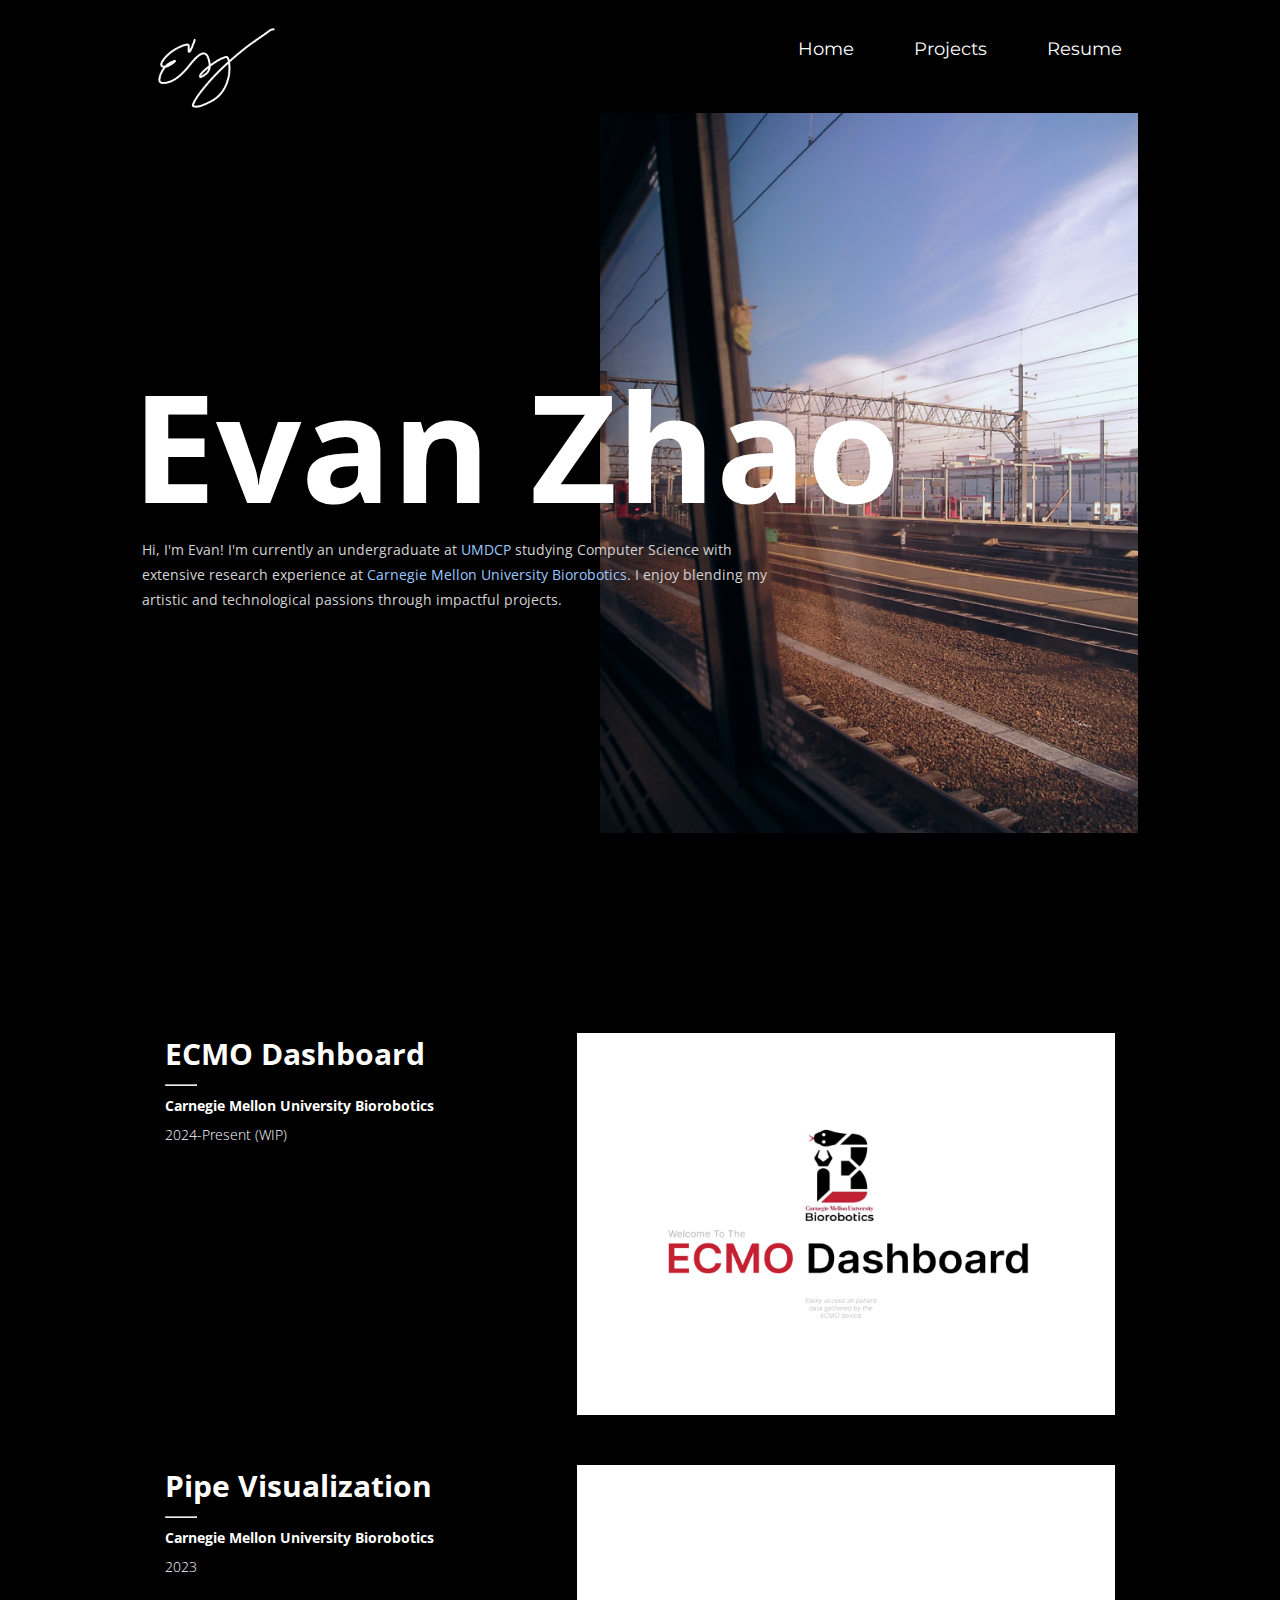
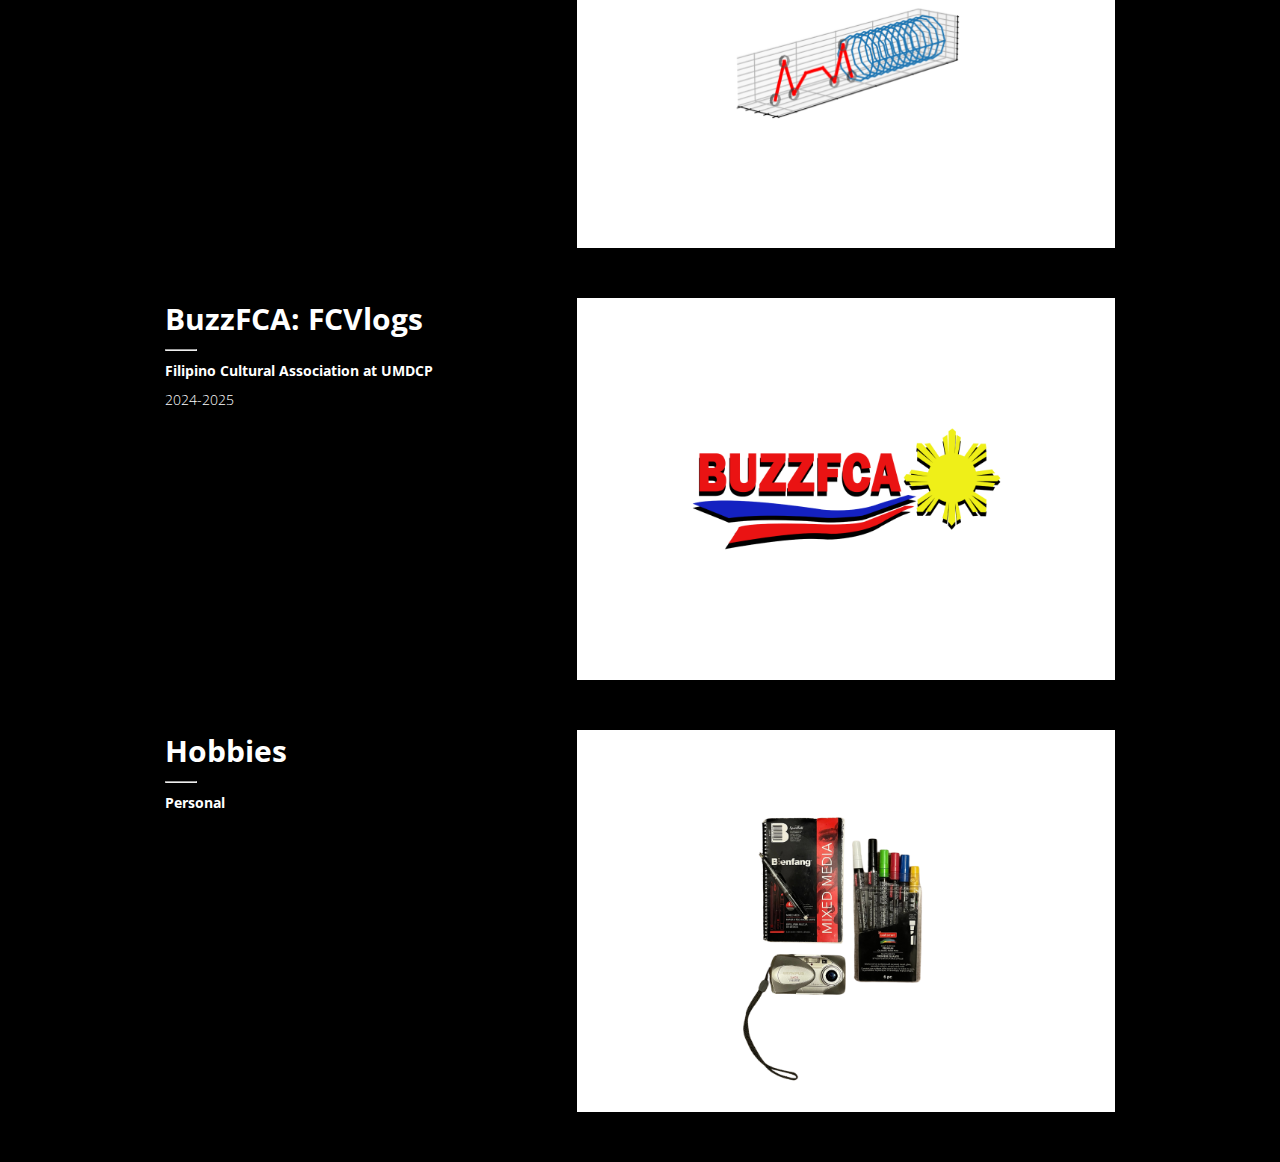
<file: docs/index.html>
<!DOCTYPE html>
<html lang="en">

<head>
    <meta charset="utf-8">
    <title>Evan Zhao</title>
    <link rel="preconnect" href="https://fonts.googleapis.com">
    <link rel="preconnect" href="https://fonts.gstatic.com" crossorigin>
    <link href="https://fonts.googleapis.com/css2?family=Open+Sans&display=swap" rel="stylesheet">
    <link href="https://fonts.googleapis.com/css?family=Montserrat" rel="stylesheet">
    <link rel="stylesheet" href="style.css">
</head>

<body>
    <header>
        <img src="./assets/logo.png" alt="Logo" id="Logo">
        <span id="Links">
            <a href="index.html">Home</a>
            <a href="#projectList">Projects</a>
            <a href="assets/resume.pdf" target="_blank">Resume</a>
        </span>
    </header>
    <div id="Cover">
        <div id="Text">
            <div id="Title">Evan Zhao</div>
            <div id="Intro">
                Hi, I'm Evan! I'm currently an undergraduate at <span class="orgName">UMDCP</span> 
                studying Computer Science with extensive research experience at 
                <span class="orgName">Carnegie Mellon University Biorobotics</span>. 
                I enjoy blending my artistic and technological passions through impactful projects.</div>
        </div>
        <img id="CoverImg" src="assets/cover.png" alt="Cover Image">
    </div>

    <a href="ecmo.html" class="project" id="projectList">
       <div>
            <p class="projectTitle ">ECMO Dashboard</p>
            <hr class="projectHr">
            <p class="projectOrg">Carnegie Mellon University Biorobotics</p>
            <p class="projectYear">2024-Present (WIP)</p>
        </div>
        <img class="projectImg" src="assets/ecmo.png" alt="ECMO Dashboard">
    </a>

    <a href="viz.html" class="project">
        <div>
             <p class="projectTitle">Pipe Visualization</p>
             <hr class="projectHr">
             <p class="projectOrg">Carnegie Mellon University Biorobotics</p>
             <p class="projectYear">2023</p>
         </div>
         <img class="projectImg" src="assets/viz.png" alt="Viz">
    </a>
    
    <a href="buzz.html" class="project">
        <div>
            <p class="projectTitle">BuzzFCA: FCVlogs</p>
            <hr class="projectHr">
            <p class="projectOrg">Filipino Cultural Association at UMDCP</p>
            <p class="projectYear">2024-2025</p>
        </div>
        <img class="projectImg" src="assets/buzzlogo.png" alt="BuzzFCA Logo">
        
    </a>

    <a href="hobbies.html" class="project">
        <div>
            <p class="projectTitle">Hobbies</p>
            <hr class="projectHr">
            <p class="projectOrg">Personal</p>
        </div>
        <img class="projectImg" src="assets/hobbiescover.png" alt="Hobbies">
        
    </a>
</body>

</html>
</file>
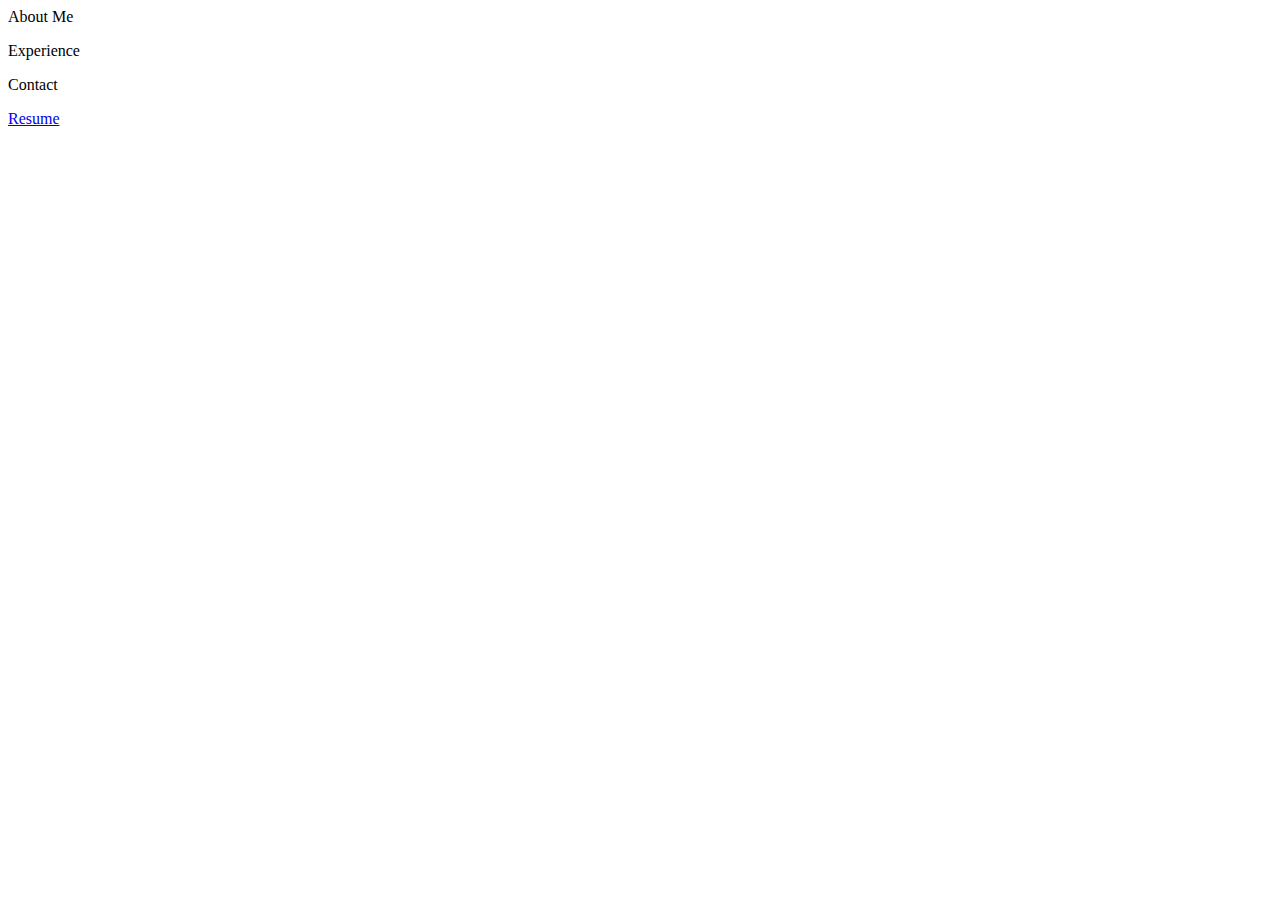
<file: src/index.html>
<html lang="en-US">
    <header>
        <p>About Me</p>
        <p>Experience</p>
        <p>Contact</p>
        <a href="assets/Evan_Zhao_Resume.docx.pdf">Resume</a>
    </header>
    <body id="app">

    </body>
    <footer>

    </footer>

</html>
</file>
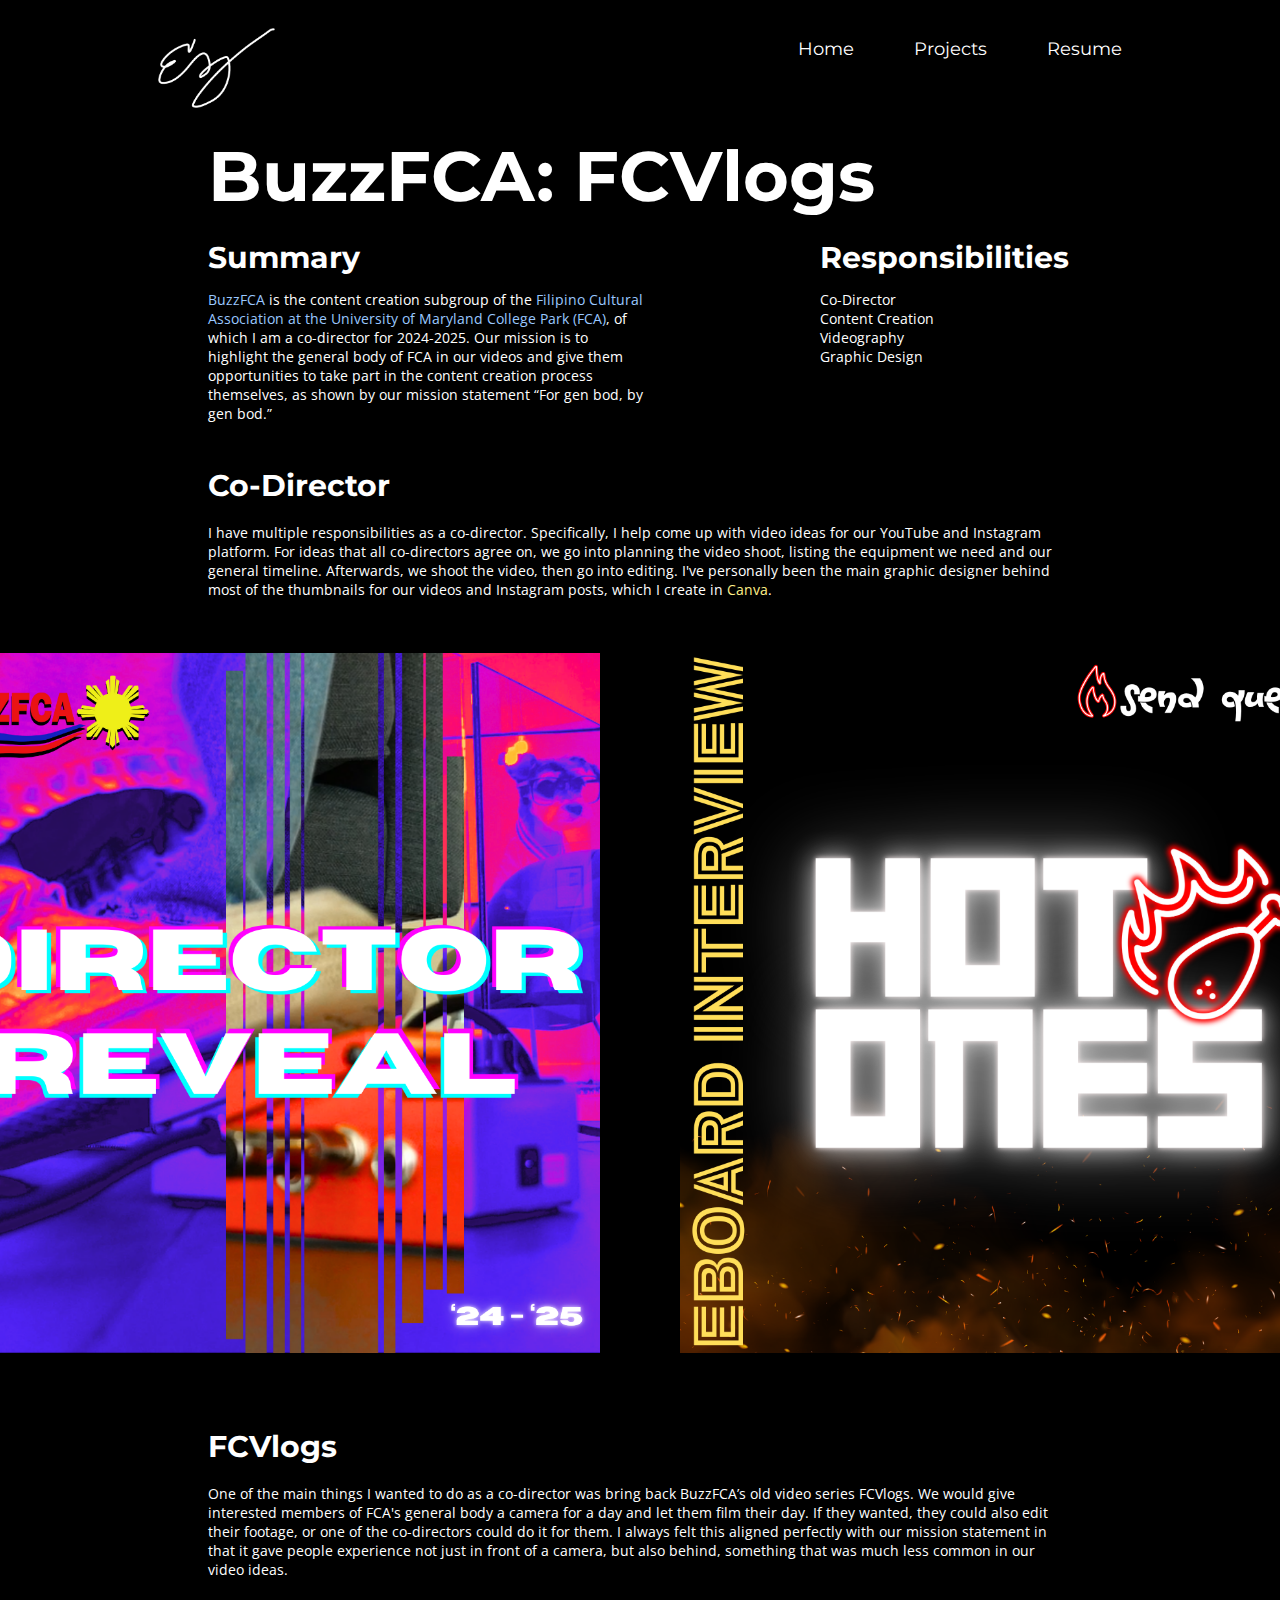
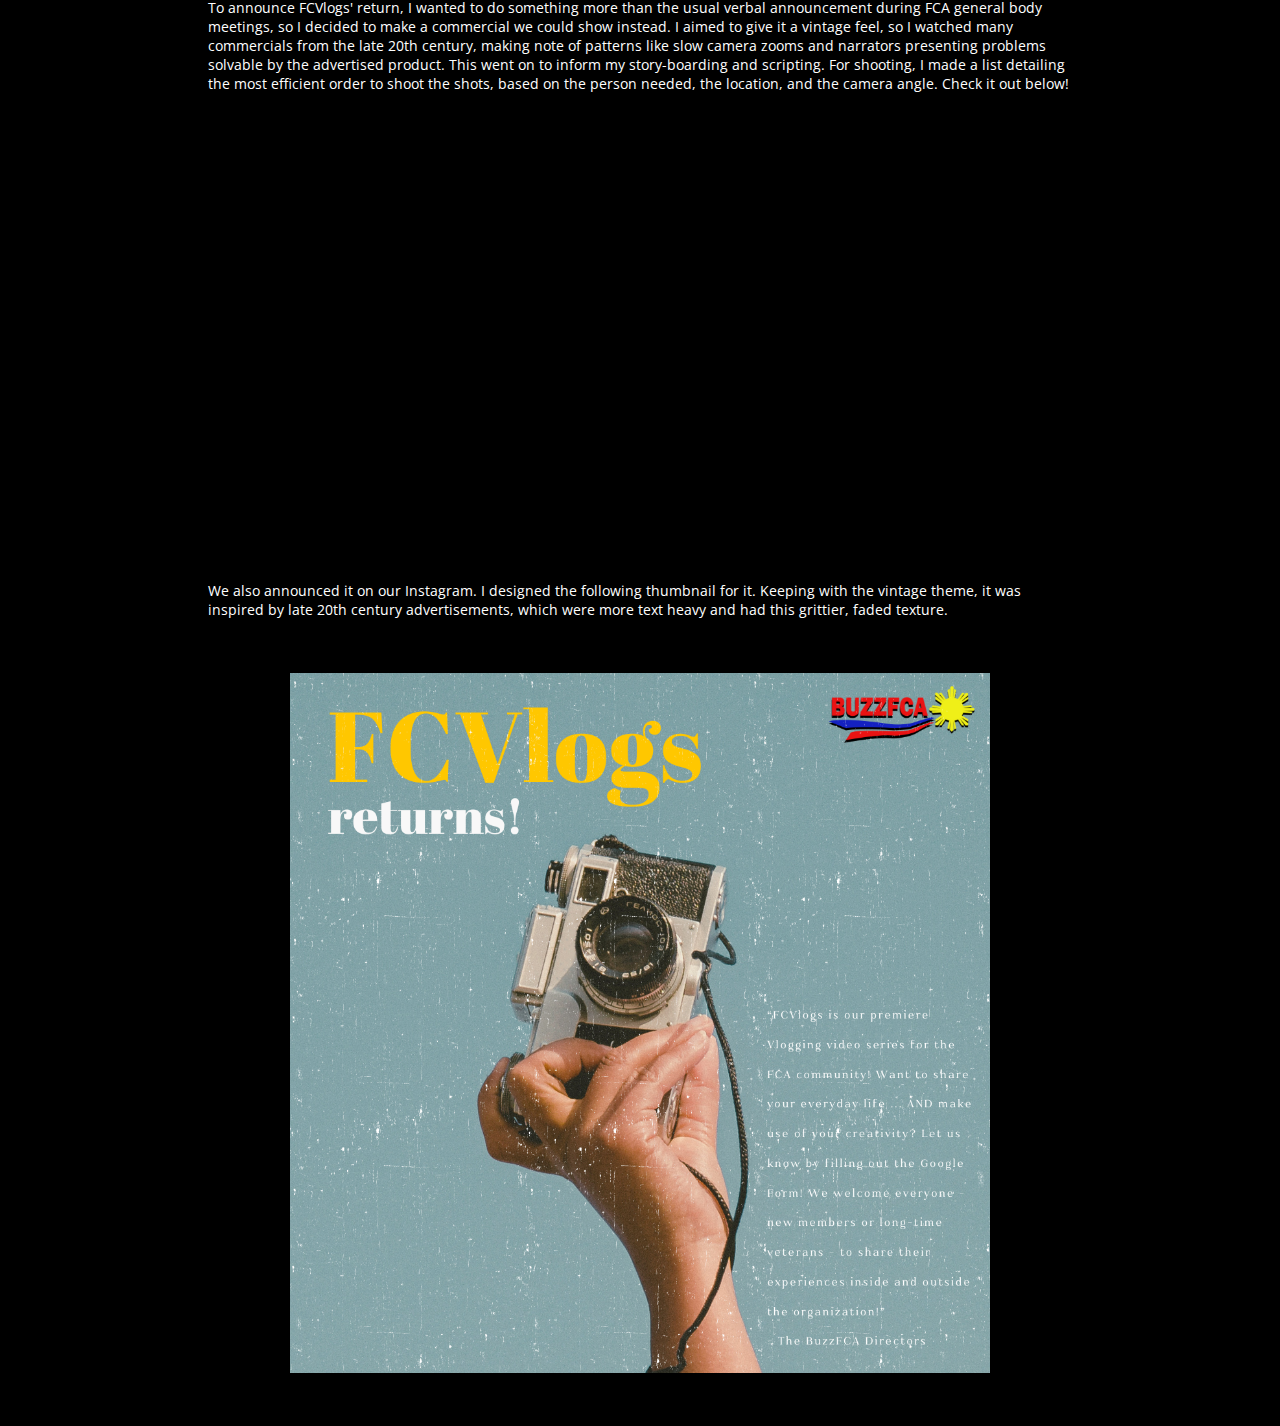
<file: buzz.html>
<!DOCTYPE html>
<html lang="en">

<head>
    <meta charset="utf-8">
    <meta name="viewport" content="width=device-width, initial-scale=1.0">
    <title>BuzzFCA: FCVlogs</title>
    <link rel="stylesheet" href="src/style.css">
    <link rel="preconnect" href="https://fonts.googleapis.com">
    <link rel="preconnect" href="https://fonts.gstatic.com" crossorigin>
    <link href="https://fonts.googleapis.com/css2?family=Open+Sans&display=swap" rel="stylesheet">
    <link href='https://fonts.googleapis.com/css?family=Montserrat' rel='stylesheet'>
</head>

<body>
    <header>
        <img src="assets/Logo.png" alt="Logo" id="Logo">
        <span id="Links">
            <a href="/">Home</a>
            <a href="/#projectList">Projects</a>
            <a href="assets/Evan Zhao Resume MS.pdf">Resume</a>
        </span>
    </header>
    <div class="caseStudyContent">
        <h1>BuzzFCA: FCVlogs</h1>
        <div class="basicInfo">
            <div class="summary">
                <h2>Summary</h2>
                <p>
                    <span class="orgName">BuzzFCA</span> is the content creation subgroup of the <span class="orgName">Filipino Cultural Association at the University of Maryland College Park (FCA)</span>, 
                    of which I am a co-director for 2024-2025. Our mission is to highlight the general body of FCA in our videos and give them opportunities 
                    to take part in the content creation process themselves, as shown by our mission statement “For gen bod, by gen bod.”
                </p>
            </div>
            <div class="responsibilities">
                <h2>Responsibilities</h2>
                <p>
                    Co-Director<br>
                    Content Creation<br>
                    Videography<br>
                    Graphic Design
                </p>
            </div>
        </div>
        <div class="section">
            <h2>Co-Director</h2>
            <p>
                I have multiple responsibilities as a co-director. Specifically, I help come up with video ideas for our YouTube and Instagram platform. 
                For ideas that all co-directors agree on, we go into planning the video shoot, listing the equipment we need and our general timeline. 
                Afterwards, we shoot the video, then go into editing. I've personally been the main graphic designer behind most of the thumbnails for our 
                videos and Instagram posts, which I create in <span class="tool">Canva</span>. 
            </p>
            <div class="inlineImgs">
                <a href="https://www.youtube.com/watch?v=d2Xzs0qX8kE&t=5s&ab_channel=BuzzFCA"><img src="assets/buzzfca/directorreveal.png" alt="Director Reveal" class="sectionImg"/></a>
                <a href="https://www.instagram.com/p/DAbwPBRSf4t/"><img src="assets/buzzfca/hotones.png" alt="Hot Ones" class="sectionImg"/></a>
            </div>
        </div>
        <div class="section">
            <h2>FCVlogs</h2>
            <p>
                One of the main things I wanted to do as a co-director was bring back BuzzFCA’s old video series FCVlogs. 
                We would give interested members of FCA's general body a camera for a day and let them film their day. 
                If they wanted, they could also edit their footage, or one of the co-directors could do it for them. 
                I always felt this aligned perfectly with our mission statement in that it gave people experience not just in 
                front of a camera, but also behind, something that was much less common in our video ideas.<br>
                <br>
                To announce FCVlogs' return, I wanted to do something more than the usual verbal announcement during FCA general body 
                meetings, so I decided to make a commercial we could show instead. I aimed to give it a vintage feel, so I watched many 
                commercials from the late 20th century, making note of patterns like slow camera zooms and narrators presenting problems 
                solvable by the advertised product. This went on to inform my story-boarding and scripting. For shooting, I made a list 
                detailing the most efficient order to shoot the shots, based on the person needed, the location, and the camera angle. Check it out below!
            </p>
            <iframe id="ytvid" width="747" height="420" src="https://www.youtube.com/embed/EGPZK4nPu6E?si=HBw6JF1sLyC_6FRy&amp;start=35" title="YouTube video player" frameborder="0" allow="accelerometer; autoplay; clipboard-write; encrypted-media; gyroscope; picture-in-picture; web-share" referrerpolicy="strict-origin-when-cross-origin" allowfullscreen></iframe>
        </div>
        <p>
            We also announced it on our Instagram. I designed the following thumbnail for it. Keeping with the vintage theme, it was inspired 
            by late 20th century advertisements, which were more text heavy and had this grittier, faded texture.
        </p>
        <a href="https://www.instagram.com/p/DBcd7bdxa_e/" class="sectionImg"><img src="assets/buzzfca/fcvlogs.png" alt="FCVlogs" class="sectionImg"/></a>
    </div>
    
</body>

</html>
</file>
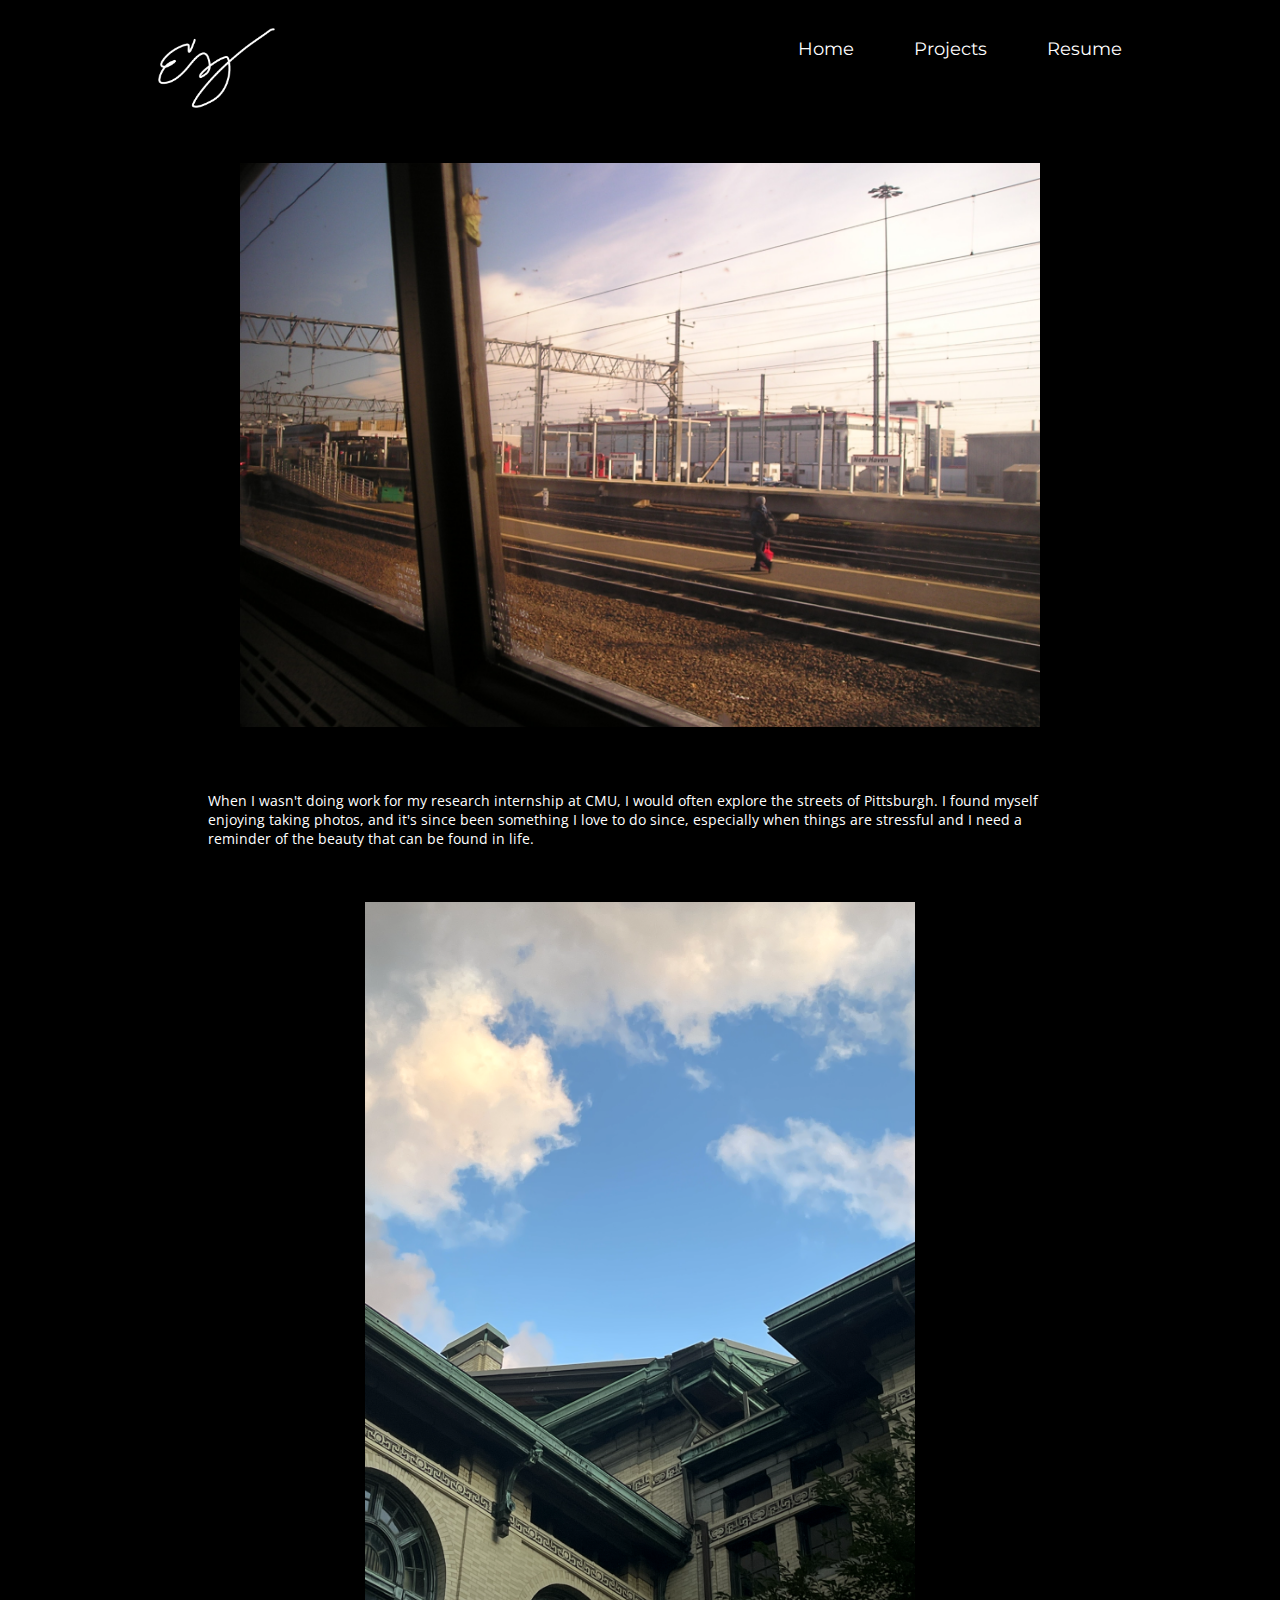
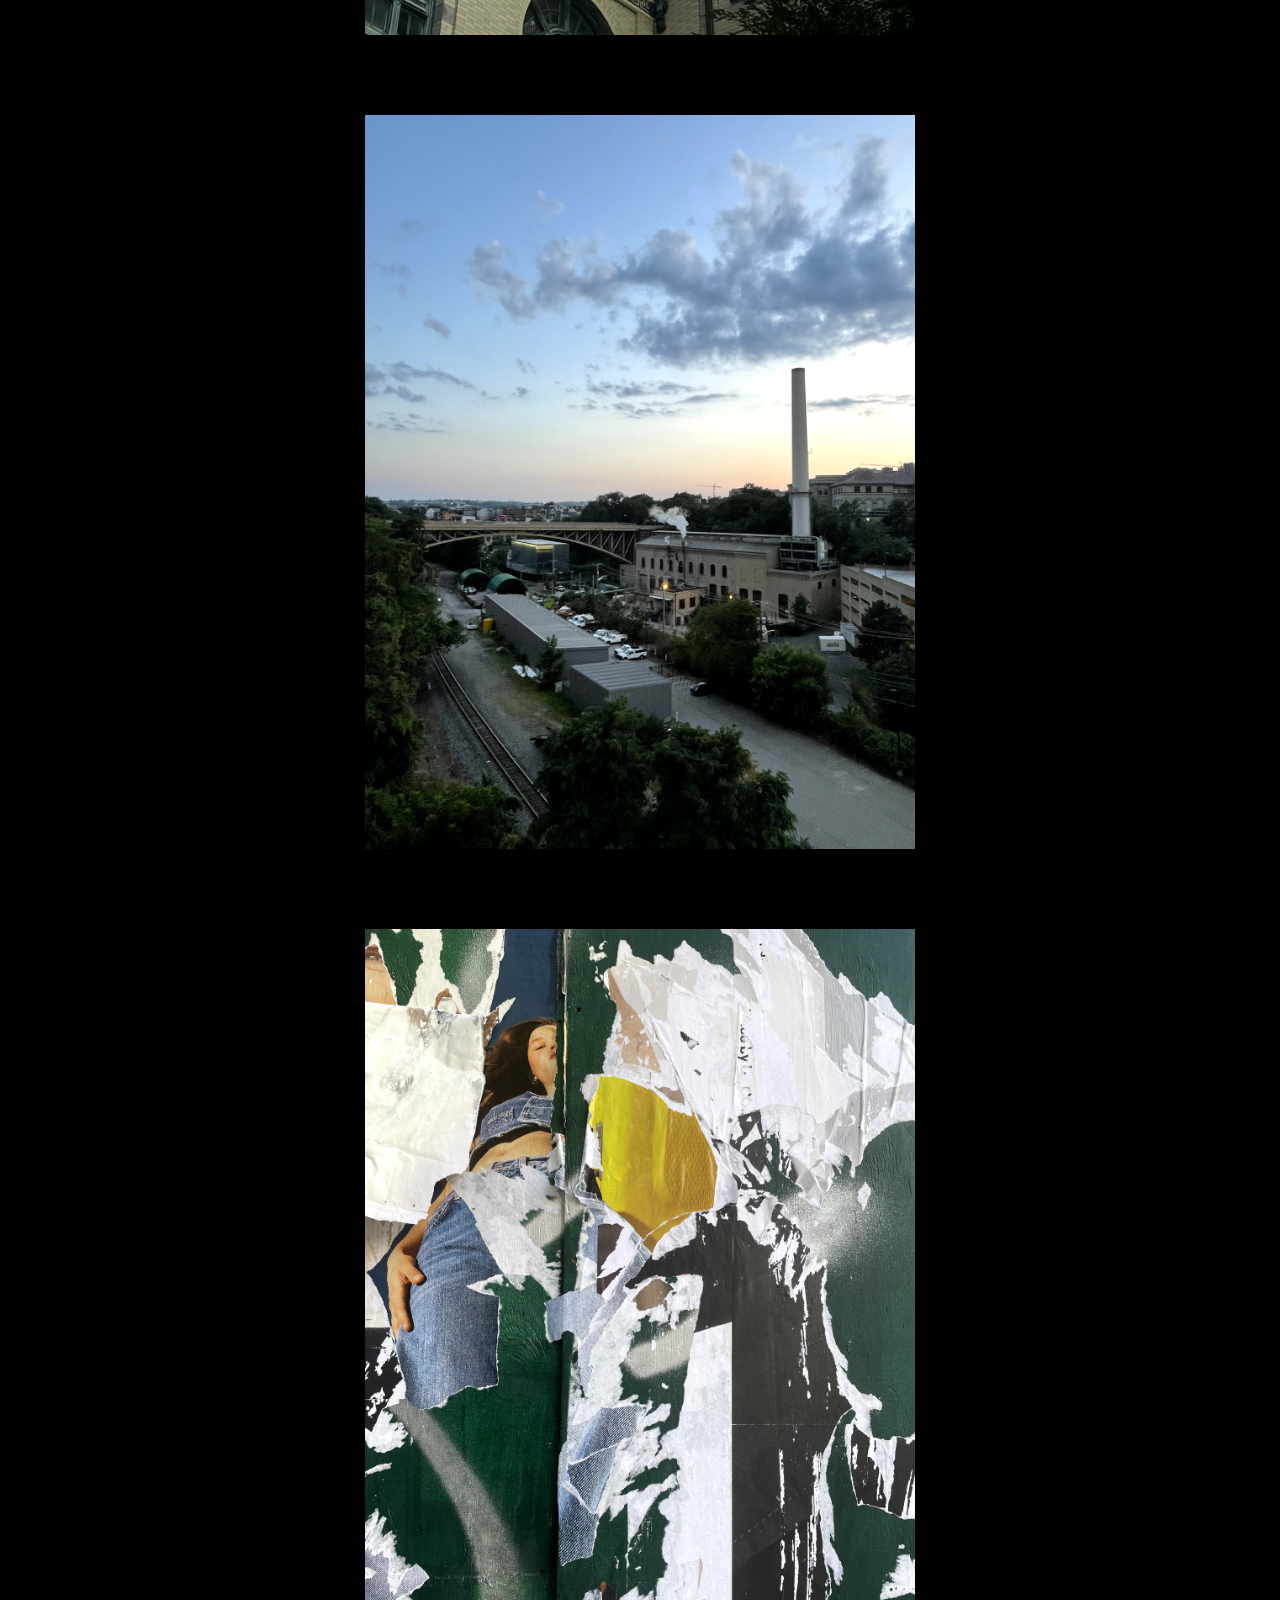
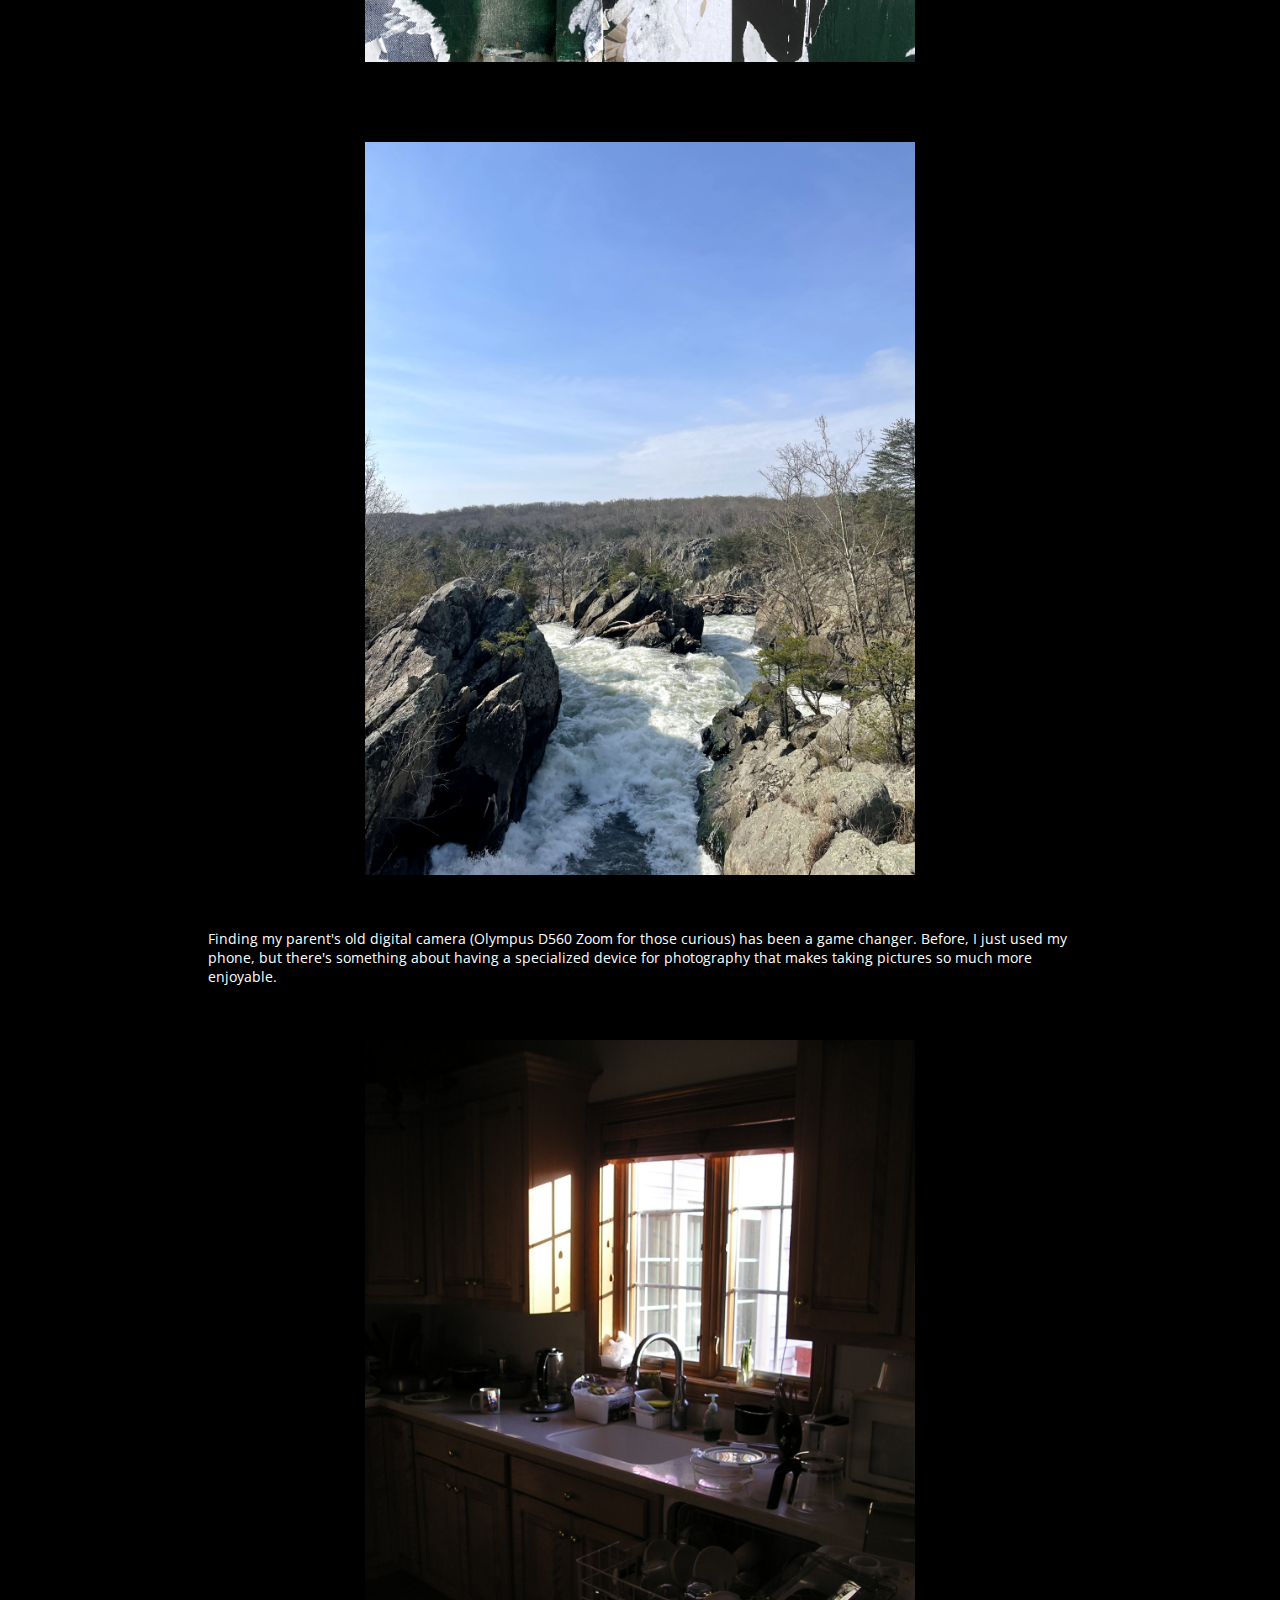
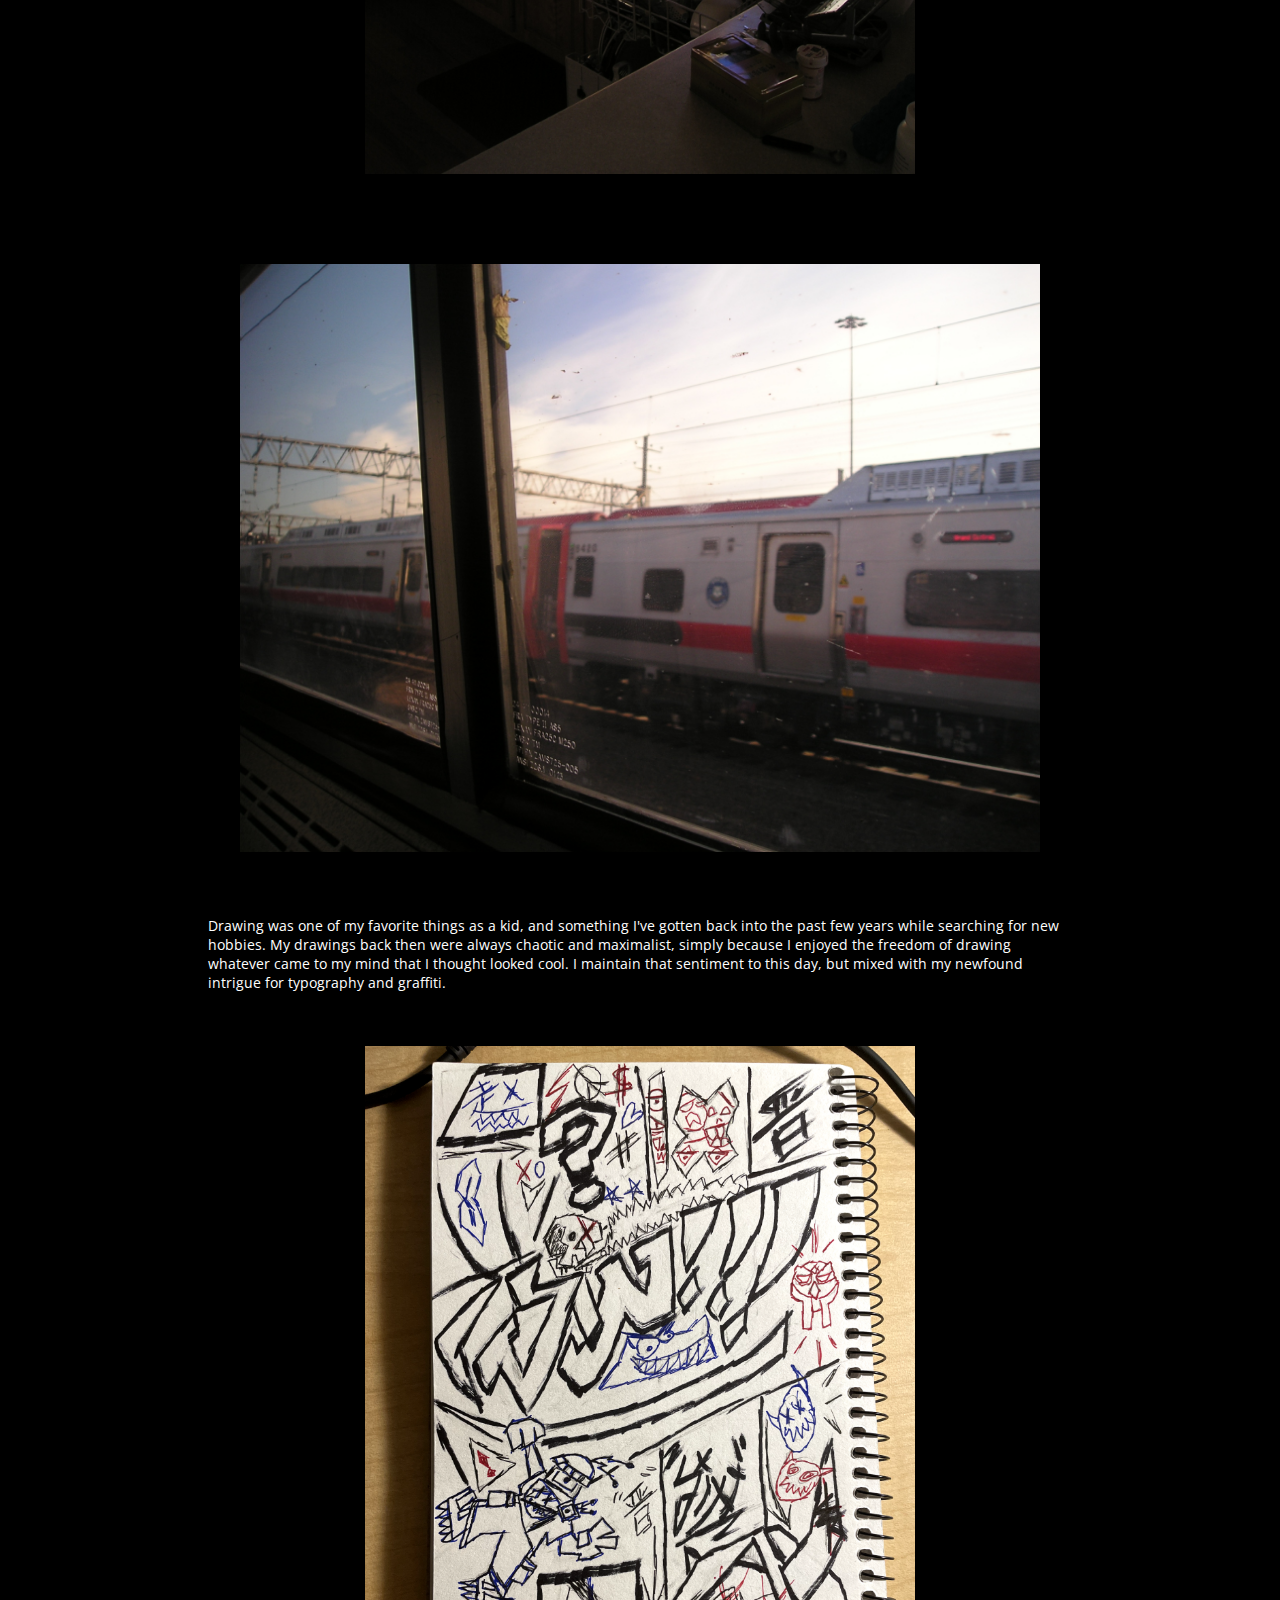
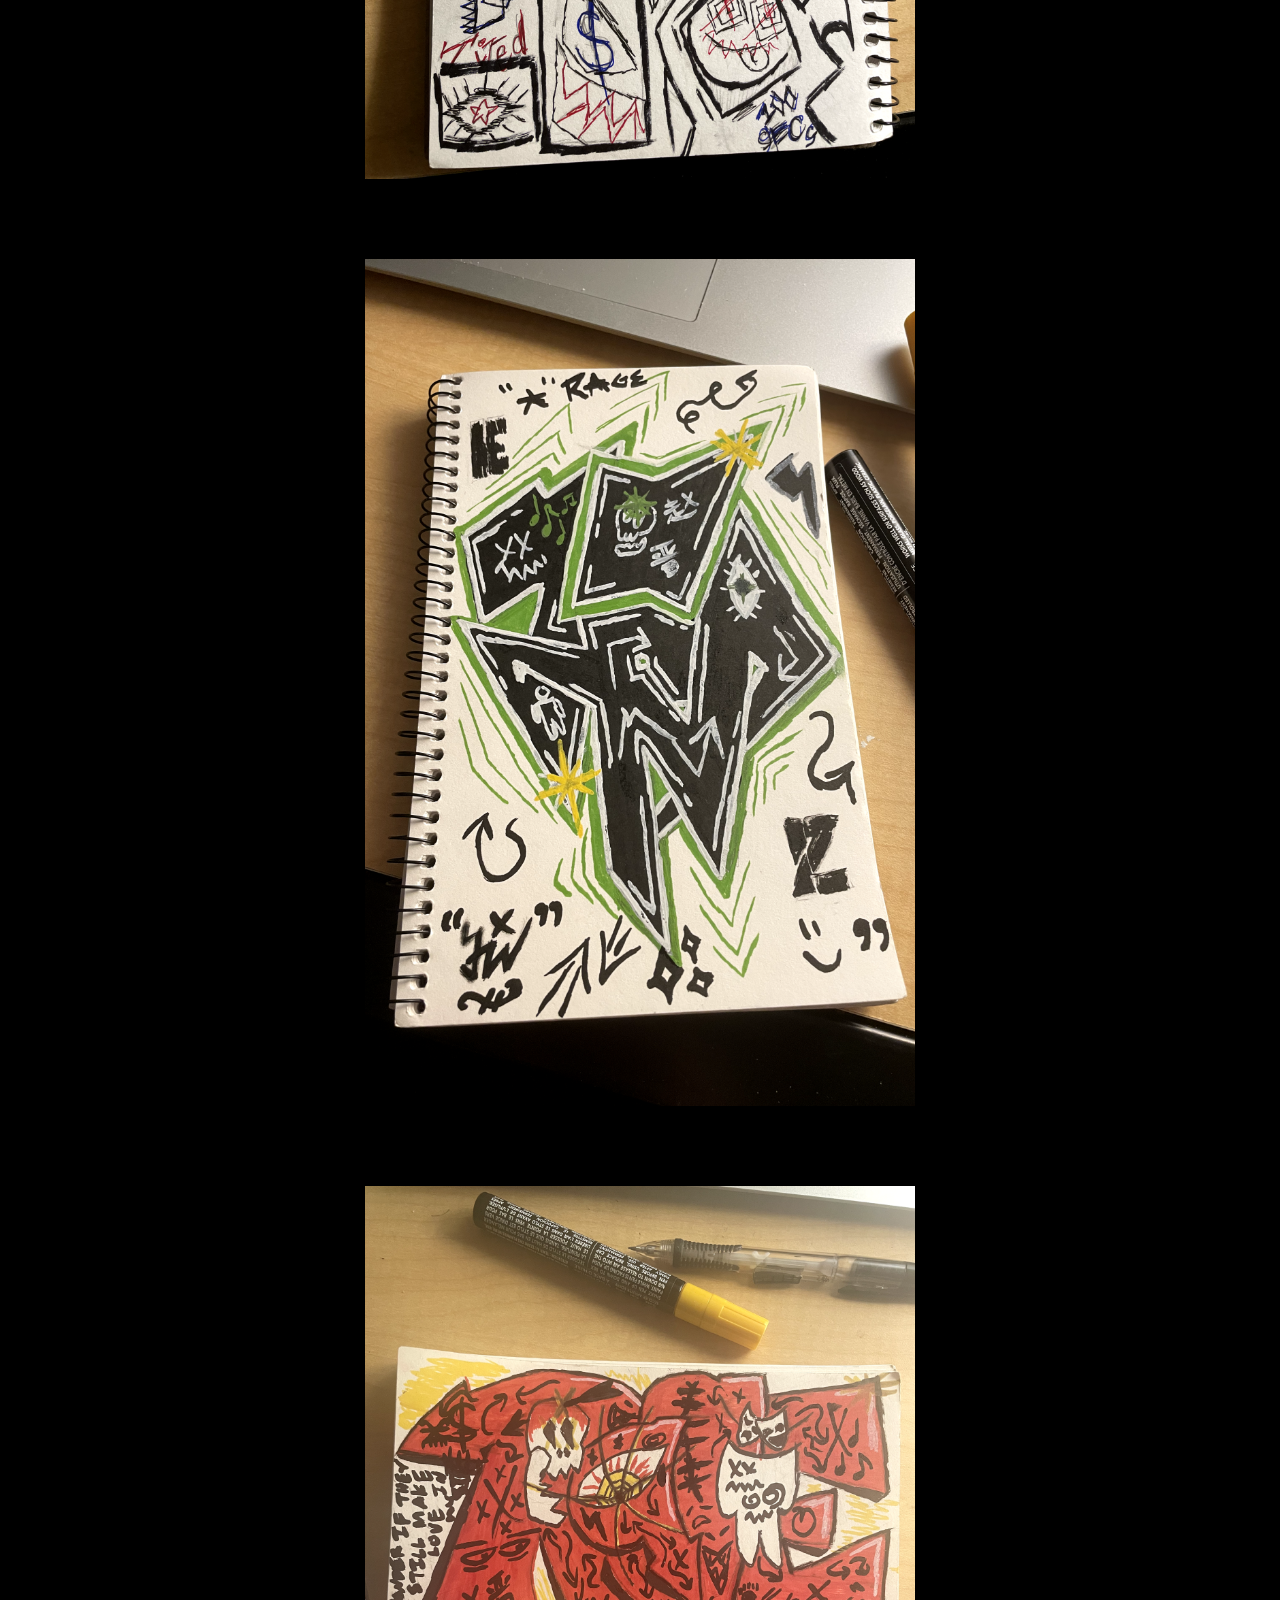
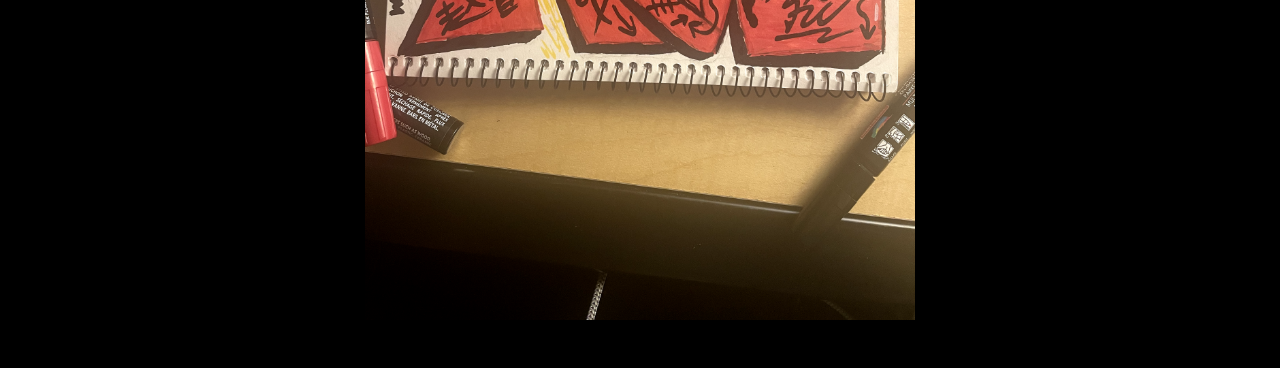
<file: hobbies.html>
<!DOCTYPE html>
<html lang="en">

<head>
    <meta charset="utf-8">
    <meta name="viewport" content="width=device-width, initial-scale=1.0">
    <title>Hobbies</title>
    <link rel="stylesheet" href="src/style.css">
    <link rel="preconnect" href="https://fonts.googleapis.com">
    <link rel="preconnect" href="https://fonts.gstatic.com" crossorigin>
    <link href="https://fonts.googleapis.com/css2?family=Open+Sans&display=swap" rel="stylesheet">
    <link href='https://fonts.googleapis.com/css?family=Montserrat' rel='stylesheet'>
</head>

<body>
    <header>
        <img src="assets/Logo.png" alt="Logo" id="Logo">
        <span id="Links">
            <a href="/">Home</a>
            <a href="/#projectList">Projects</a>
            <a href="assets/Evan Zhao Resume MS.pdf" target="_blank">Resume</a>
        </span>
    </header>
    <div class="caseStudyContent">
        <img src="assets/hobbies/photos/Digi Train Station.png" alt="Train Station" class="imgHoriz">
        <p>
            When I wasn't doing work for my research internship at CMU, I would often explore the streets of Pittsburgh. 
            I found myself enjoying taking photos, and it's since been something I love to do since, especially when things 
            are stressful and I need a reminder of the beauty that can be found in life.
        </p>
        <img src="assets/hobbies/photos/Pittsburgh Building.png" alt="Building" class="imgVert">
        <img src="assets/hobbies/photos/Pittsburgh View.png" alt="View" class="imgVert">
        <img src="assets/hobbies/photos/NYC Ad.png" alt="Ad" class="imgVert">
        <img src="assets/hobbies/photos/MD River.png" alt="River" class="imgVert">
        <p>
            Finding my parent's old digital camera (Olympus D560 Zoom for those curious) has been a game changer. Before, I just used my phone,
            but there's something about having a specialized device for photography that makes taking pictures so much more enjoyable.   
        </p>
        <img src="assets/hobbies/photos/Digi Kitchen.png" alt="Kitchen" class="imgVert">
        <img src="assets/hobbies/photos/Digi Train.png" alt="Train" class="imgHoriz">
        <p>
            Drawing was one of my favorite things as a kid, and something I've gotten back into the past few years while searching for new hobbies. 
            My drawings back then were always chaotic and maximalist, simply because I enjoyed the freedom of drawing whatever came to my mind that I thought looked cool. 
            I maintain that sentiment to this day, but mixed with my newfound intrigue for typography and graffiti.
        </p>
        <img src="assets/hobbies/drawings/Drawing Quantico.png" alt="Quantico" class="imgVert">
        <img src="assets/hobbies/drawings/Drawing Camping.png" alt="Camping" class="imgVert">
        <img src="assets/hobbies/drawings/Drawing Rage.png" alt="Rage" class="imgVert">
    </div>
    
</body>

</html>
</file>
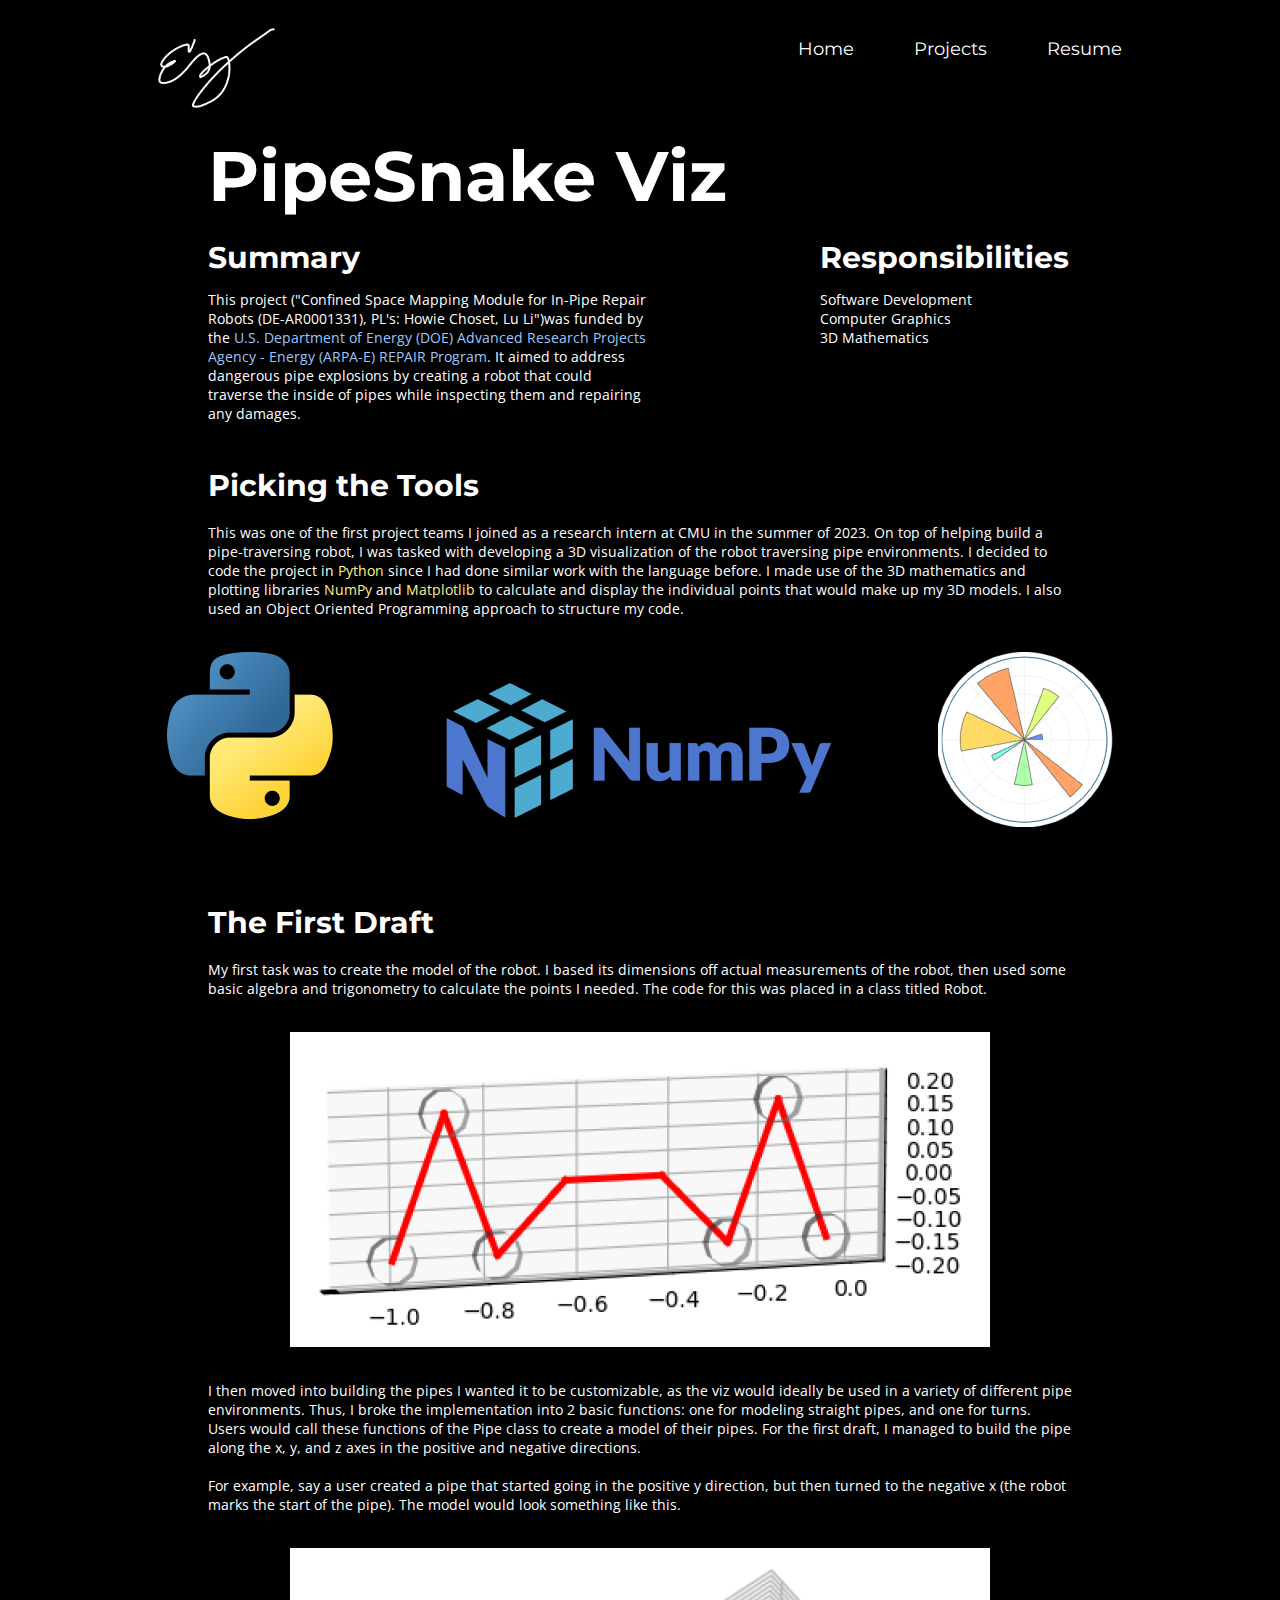
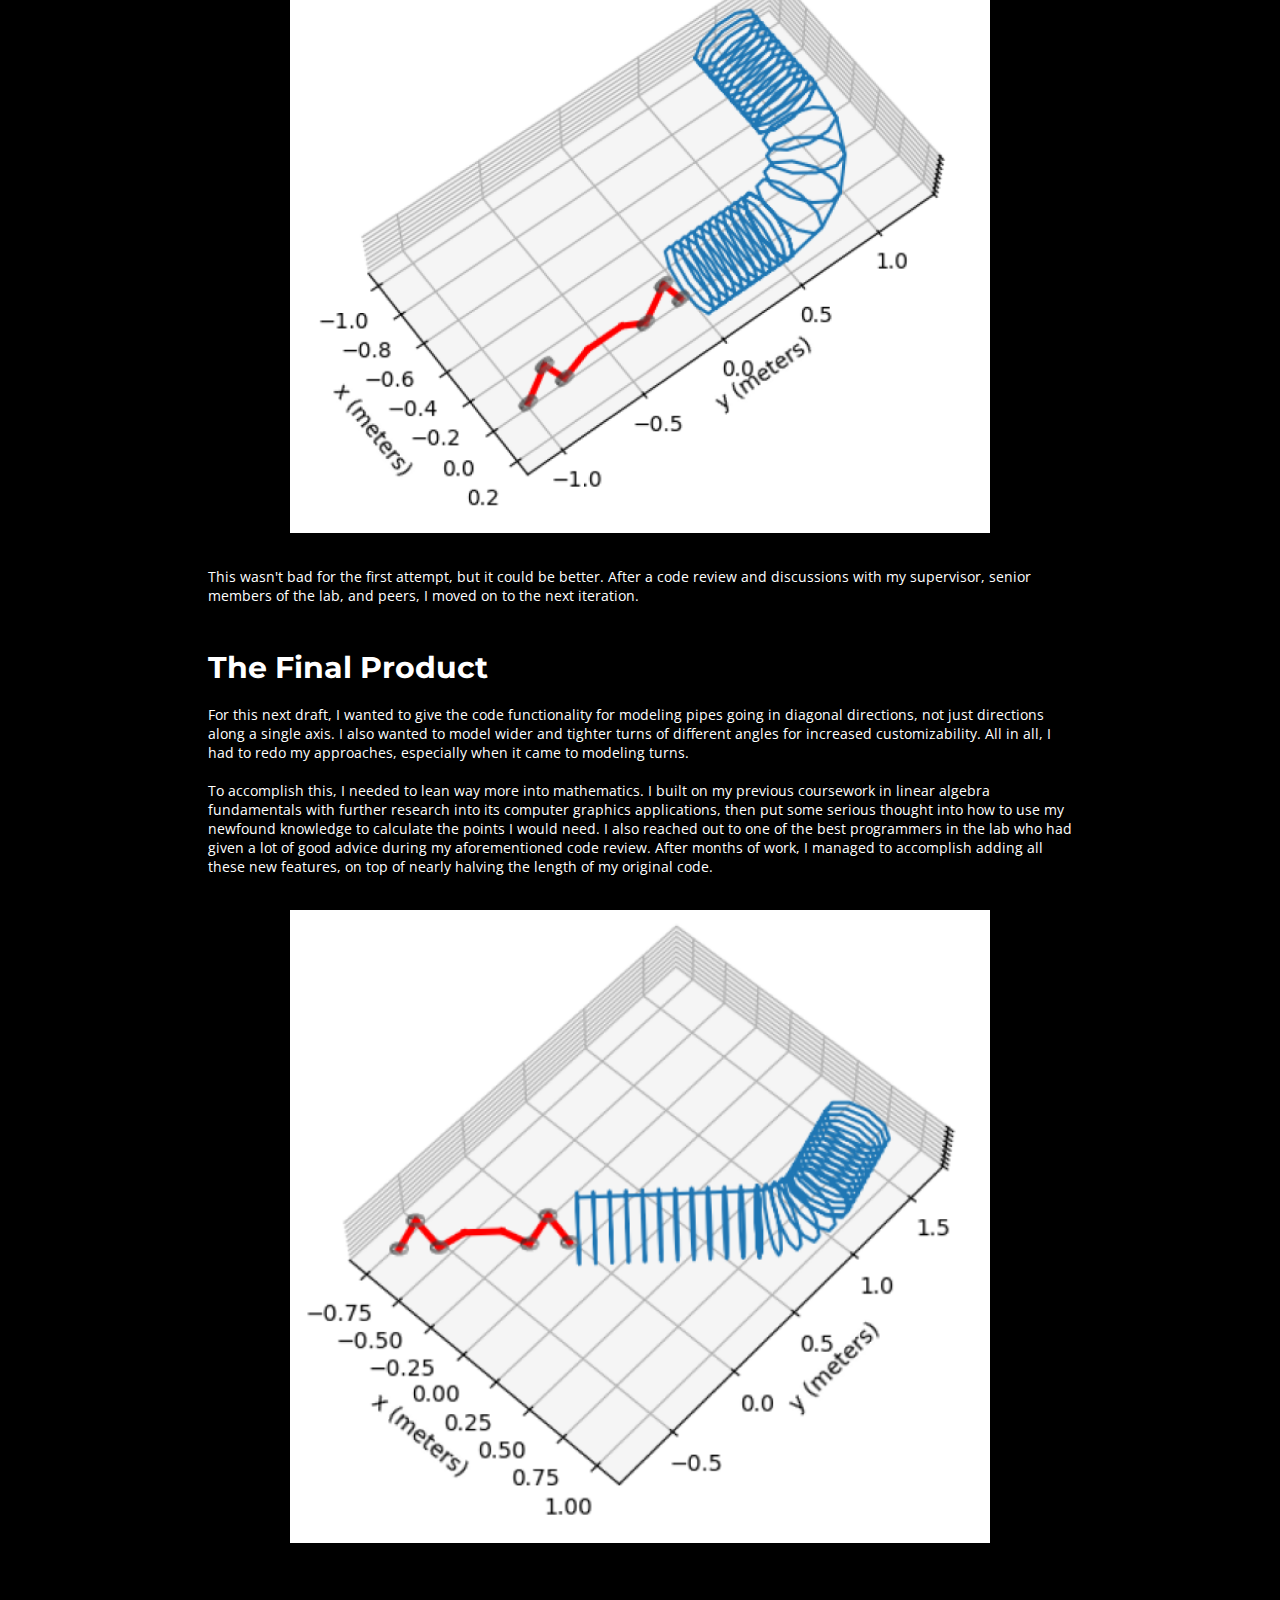
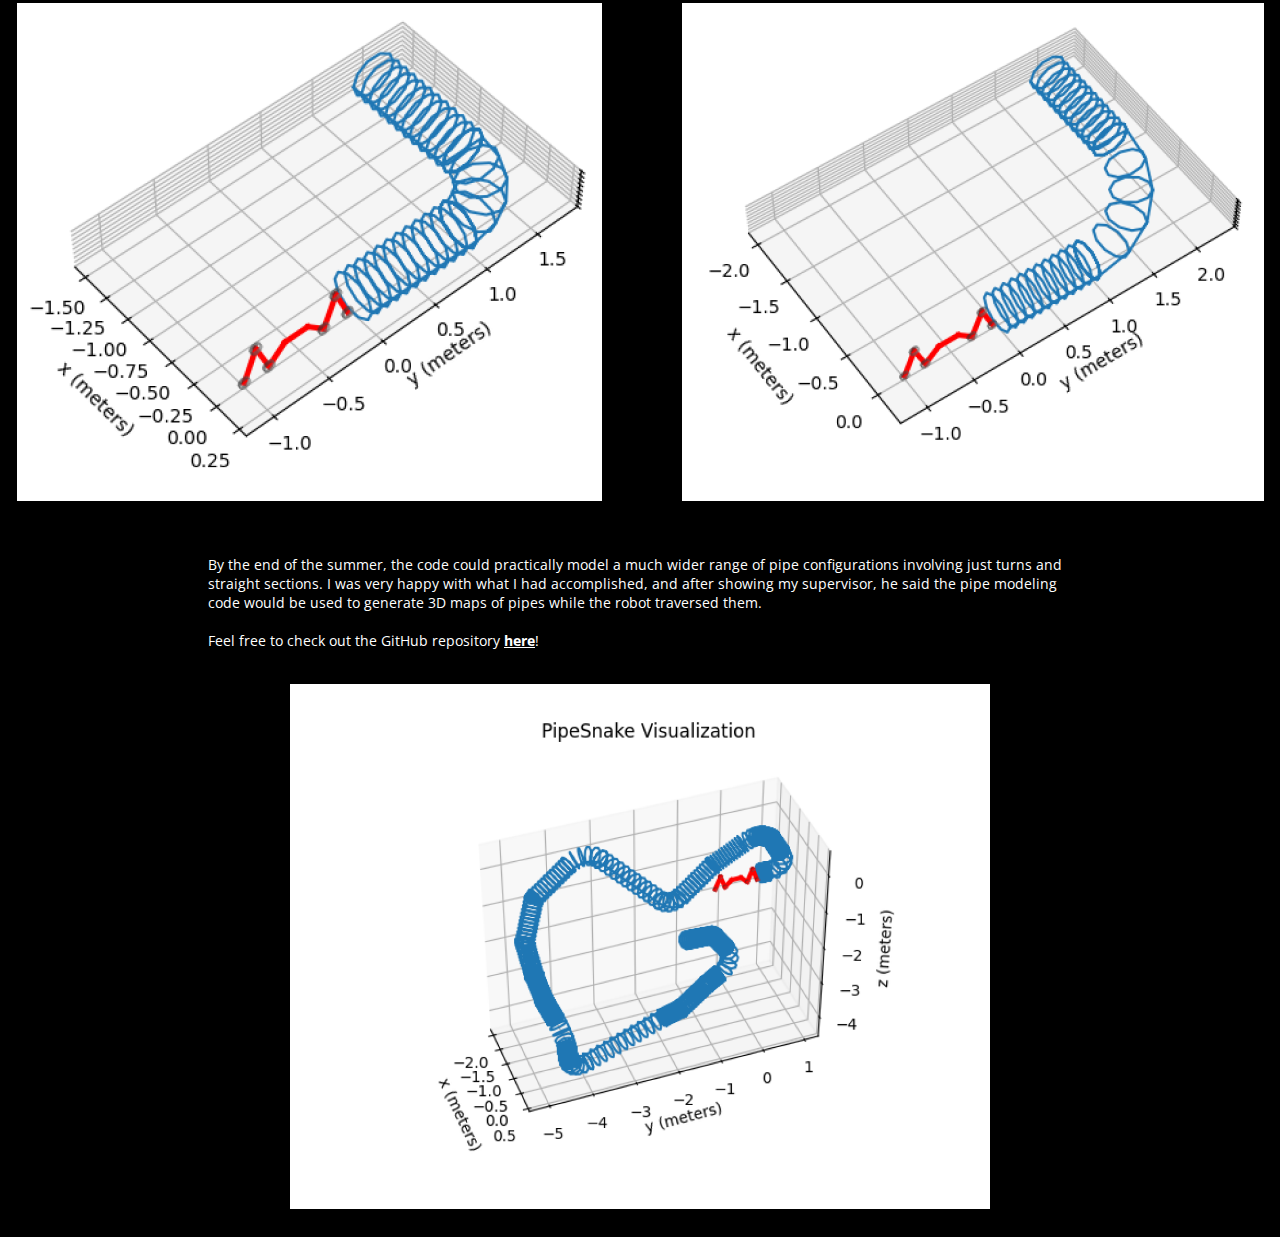
<file: viz.html>
<!DOCTYPE html>
<html lang="en">

<head>
    <meta charset="utf-8">
    <meta name="viewport" content="width=device-width, initial-scale=1.0">
    <title>PipeSnake Viz</title>
    <link rel="stylesheet" href="src/style.css">
    <link rel="preconnect" href="https://fonts.googleapis.com">
    <link rel="preconnect" href="https://fonts.gstatic.com" crossorigin>
    <link href="https://fonts.googleapis.com/css2?family=Open+Sans&display=swap" rel="stylesheet">
    <link href='https://fonts.googleapis.com/css?family=Montserrat' rel='stylesheet'>
</head>

<body>
    <header>
        <img src="assets/Logo.png" alt="Logo" id="Logo">
        <span id="Links">
            <a href="/">Home</a>
            <a href="/#projectList">Projects</a>
            <a href="assets/Evan Zhao Resume MS.pdf" target="_blank">Resume</a>
        </span>
    </header>
    <div class="caseStudyContent">
        <h1>PipeSnake Viz</h1>
        <div class="basicInfo">
            <div class="summary">
                <h2>Summary</h2>
                <p>
                    This project ("Confined Space Mapping Module for In-Pipe Repair Robots (DE-AR0001331), PL's: Howie Choset, Lu Li")was 
                    funded by the <span class="orgName">U.S. Department of Energy (DOE) Advanced Research Projects Agency - Energy (ARPA-E) REPAIR Program</span>. 
                    It aimed to address dangerous pipe explosions by creating a robot that could traverse the inside of pipes while 
                    inspecting them and repairing any damages.
                </p>
            </div>
            <div class="responsibilities">
                <h2>Responsibilities</h2>
                <p>
                    Software Development<br>
                    Computer Graphics<br>
                    3D Mathematics
                </p>
            </div>
        </div>
        <div class="section">
            <h2>Picking the Tools</h2>
            <p>
                This was one of the first project teams I joined as a research intern at CMU in the summer of 2023. On top of helping build a 
                pipe-traversing robot, I was tasked with developing a 3D visualization of the robot traversing pipe environments. I decided to 
                code the project in <span class="tool">Python</span> since I had done similar work with the language before. I made use of the 3D mathematics and plotting 
                libraries <span class="tool">NumPy</span> and <span class="tool">Matplotlib</span> to calculate and display the individual points that would make up my 3D models. I also used an Object 
                Oriented Programming approach to structure my code.
            </p>
            <div class="inlineImgs">
                <a href="https://www.python.org/"><img src="assets/viz_images/python.png" alt="Python" /></a>
                <a href="https://numpy.org/"><img src="assets/viz_images/numpy.png" alt="NumPy" /></a>
                <a href="https://matplotlib.org/"><img src="assets/viz_images/matplotlib.png" alt="Matplotlib" /></a>
            </div>
        </div>
        <div class="section">
            <h2>The First Draft</h2>
            <p>
                My first task was to create the model of the robot. I based its dimensions off actual measurements of the robot, then used some basic algebra and trigonometry to calculate the points I needed. 
                The code for this was placed in a class titled Robot. 
            </p>
            <img src="assets/viz_images/pipesnake.png" alt="PipeSnake" class="sectionImg" />
            <p>
                I then moved into building the pipes I wanted it to be customizable, as the viz would ideally be used in a variety of different pipe environments. Thus, I broke the implementation into 2 
                basic functions: one for modeling straight pipes, and one for turns. Users would call these functions of the Pipe class to create a model of their pipes. For the first draft, I managed to 
                build the pipe along the x, y, and z axes in the positive and negative directions.<br>
                <br>
                For example, say a user created a pipe that started going in the positive y direction, but then turned to the negative x (the robot marks the start of the pipe). The model would look something like this.
            </p>
            <img src="assets/viz_images/turn1.png" alt="Turn 1" class="sectionImg" />
            <p>
                This wasn't bad for the first attempt, but it could be better. After a code review and discussions with my supervisor, senior members of the lab, and peers, I moved on to the next iteration.
            </p>
        </div>
        <div class="section">
            <h2>The Final Product</h2>
            <p>
                For this next draft, I wanted to give the code functionality for modeling pipes going in diagonal directions, not just directions along a single axis. I also wanted to model wider and tighter turns of 
                different angles for increased customizability. All in all, I had to redo my approaches, especially when it came to modeling turns.<br>
                <br>

                To accomplish this, I needed to lean way more into mathematics. I built on my previous coursework in linear algebra fundamentals with further research into its computer graphics applications, then put 
                some serious thought into how to use my newfound knowledge to calculate the points I would need. I also reached out to one of the best programmers in the lab who had given a lot of good advice during my 
                aforementioned code review. After months of work, I managed to accomplish adding all these new features, on top of nearly halving the length of my original code. 
            </p>
            <img src="assets/viz_images/turn2.png" alt="Turn 1" class="sectionImg" />
            <div class="inlineImgs">
                <img src="assets/viz_images/0.5turn.png" alt="Tight Turn" class="sectionImg" />
                <img src="assets/viz_images/1turn.png" alt="Wide Turn" class="sectionImg" />
            </div>
            <p>
                By the end of the summer, the code could practically model a much wider range of pipe configurations involving just turns and straight sections. I was very happy with what I had accomplished, and after 
                showing my supervisor, he said the pipe modeling code would be used to generate 3D maps of pipes while the robot traversed them.<br>
                <br>
                Feel free to check out the GitHub repository <a href="https://github.com/EZow25/CMU-Biorobotics/tree/main/PipeSnake/PipeSnakeSim3D"><strong>here</strong></a>!
            </p>
            <img src="assets/viz_images/vizfinal.png" alt="Viz Final" class="sectionImg" />
        </div>
    </div>
    
</body>

</html>
</file>
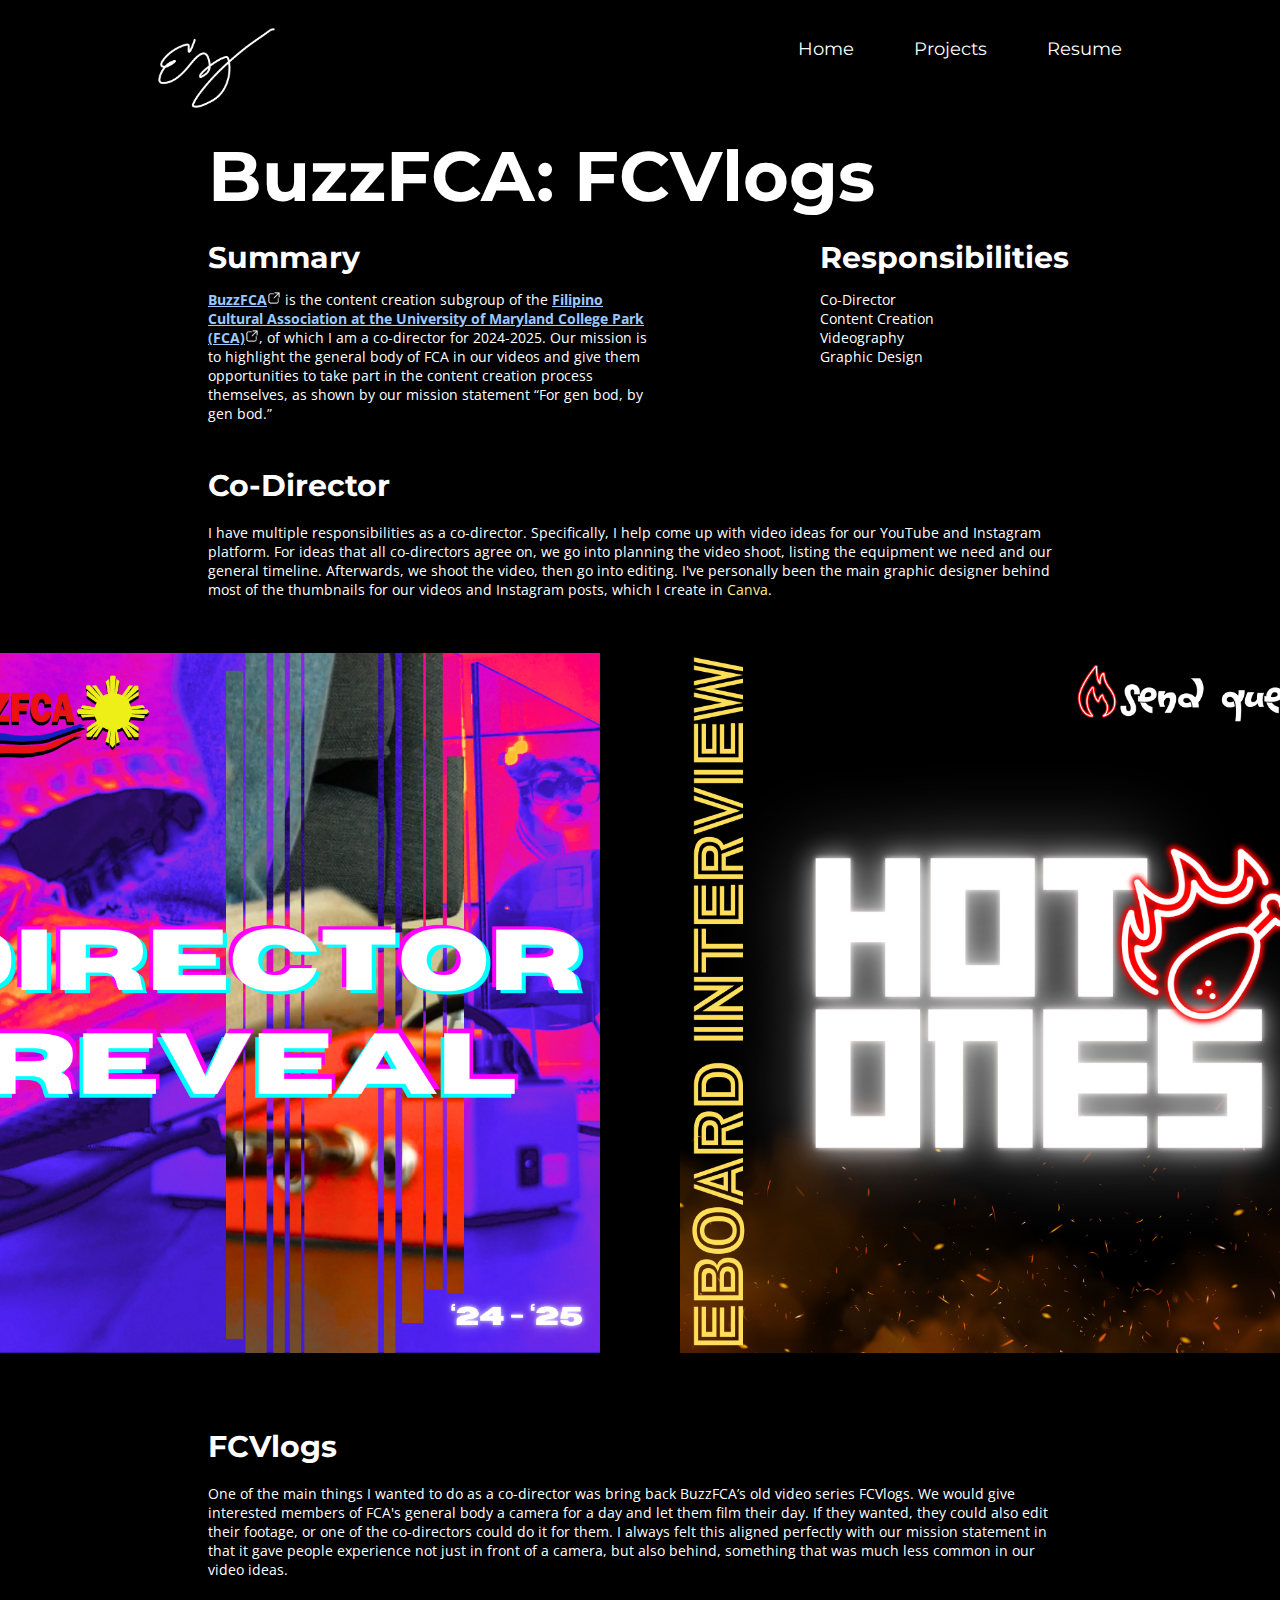
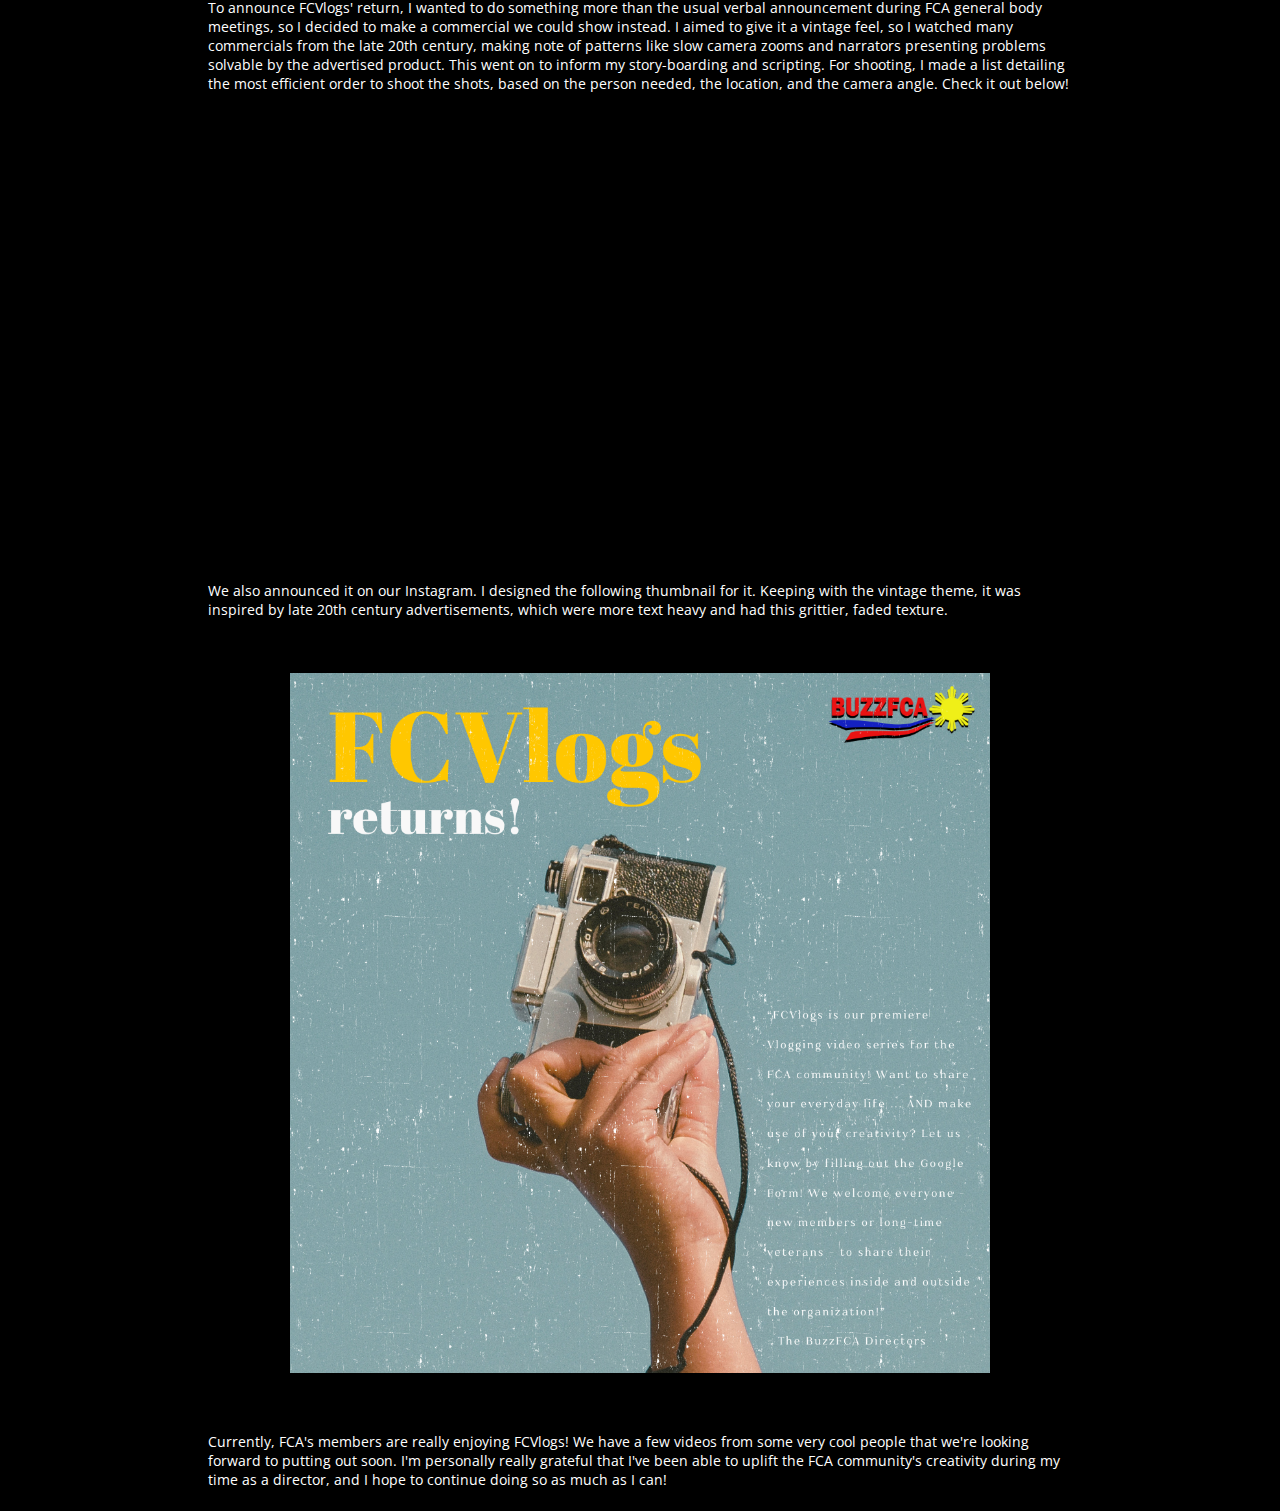
<file: docs/buzz.html>
<!DOCTYPE html>
<html lang="en">

<head>
    <meta charset="utf-8">
    <meta name="viewport" content="width=device-width, initial-scale=1.0">
    <title>BuzzFCA: FCVlogs</title>
    <link rel="stylesheet" href="style.css">
    <link rel="preconnect" href="https://fonts.googleapis.com">
    <link rel="preconnect" href="https://fonts.gstatic.com" crossorigin>
    <link href="https://fonts.googleapis.com/css2?family=Open+Sans&display=swap" rel="stylesheet">
    <link href='https://fonts.googleapis.com/css?family=Montserrat' rel='stylesheet'>
</head>

<body>
    <header>
        <img src="./assets/logo.png" alt="Logo" id="Logo">
        <span id="Links">
            <a href="index.html">Home</a>
            <a href="index.html#projectList">Projects</a>
            <a href="assets/resume.pdf" target="_blank">Resume</a>
        </span>
    </header>
    <div class="caseStudyContent">
        <h1>BuzzFCA: FCVlogs</h1>
        <div class="basicInfo">
            <div class="summary">
                <h2>Summary</h2>
                <p>
                    <a href="https://linktr.ee/buzzfca" target="_blank"><strong class="orgName">BuzzFCA</strong><img src="assets/linkicon.png" class="inTextLinkImg" /></a> is the content creation subgroup of the 
                    <a href="https://fcaatumd.com/" target="_blank"><strong class="orgName">Filipino Cultural Association at the University of Maryland College Park (FCA)</strong><img src="assets/linkicon.png" class="inTextLinkImg" /></a>, 
                    of which I am a co-director for 2024-2025. Our mission is to highlight the general body of FCA in our videos and give them opportunities 
                    to take part in the content creation process themselves, as shown by our mission statement “For gen bod, by gen bod.”
                </p>
            </div>
            <div class="responsibilities">
                <h2>Responsibilities</h2>
                <p>
                    Co-Director<br>
                    Content Creation<br>
                    Videography<br>
                    Graphic Design
                </p>
            </div>
        </div>
        <div class="section">
            <h2>Co-Director</h2>
            <p>
                I have multiple responsibilities as a co-director. Specifically, I help come up with video ideas for our YouTube and Instagram platform. 
                For ideas that all co-directors agree on, we go into planning the video shoot, listing the equipment we need and our general timeline. 
                Afterwards, we shoot the video, then go into editing. I've personally been the main graphic designer behind most of the thumbnails for our 
                videos and Instagram posts, which I create in <span class="tool">Canva</span>. 
            </p>
            <div class="inlineImgs">
                <a href="https://www.youtube.com/watch?v=d2Xzs0qX8kE&t=5s&ab_channel=BuzzFCA"><img src="assets/buzzfca/directorreveal.png" alt="Director Reveal" class="sectionImg"/></a>
                <a href="https://www.instagram.com/p/DAbwPBRSf4t/"><img src="assets/buzzfca/hotones.png" alt="Hot Ones" class="sectionImg"/></a>
            </div>
        </div>
        <div class="section">
            <h2>FCVlogs</h2>
            <p>
                One of the main things I wanted to do as a co-director was bring back BuzzFCA’s old video series FCVlogs. 
                We would give interested members of FCA's general body a camera for a day and let them film their day. 
                If they wanted, they could also edit their footage, or one of the co-directors could do it for them. 
                I always felt this aligned perfectly with our mission statement in that it gave people experience not just in 
                front of a camera, but also behind, something that was much less common in our video ideas.<br>
                <br>
                To announce FCVlogs' return, I wanted to do something more than the usual verbal announcement during FCA general body 
                meetings, so I decided to make a commercial we could show instead. I aimed to give it a vintage feel, so I watched many 
                commercials from the late 20th century, making note of patterns like slow camera zooms and narrators presenting problems 
                solvable by the advertised product. This went on to inform my story-boarding and scripting. For shooting, I made a list 
                detailing the most efficient order to shoot the shots, based on the person needed, the location, and the camera angle. Check it out below!
            </p>
            <iframe id="ytvid" width="747" height="420" src="https://www.youtube.com/embed/EGPZK4nPu6E?si=HBw6JF1sLyC_6FRy&amp;start=35" title="YouTube video player" frameborder="0" allow="accelerometer; autoplay; clipboard-write; encrypted-media; gyroscope; picture-in-picture; web-share" referrerpolicy="strict-origin-when-cross-origin" allowfullscreen></iframe>
        </div>
        <p>
            We also announced it on our Instagram. I designed the following thumbnail for it. Keeping with the vintage theme, it was inspired 
            by late 20th century advertisements, which were more text heavy and had this grittier, faded texture.
        </p>
        <a href="https://www.instagram.com/p/DBcd7bdxa_e/" class="sectionImg"><img src="assets/buzzfca/fcvlogs.png" alt="FCVlogs" class="sectionImg"/></a>
        <p>
            Currently, FCA's members are really enjoying FCVlogs! We have a few videos from some very cool people that we're looking forward to 
            putting out soon. I'm personally really grateful that I've been able to uplift the FCA community's creativity during my time as a director,
            and I hope to continue doing so as much as I can!
        </p>
    </div>
    
</body>

</html>
</file>
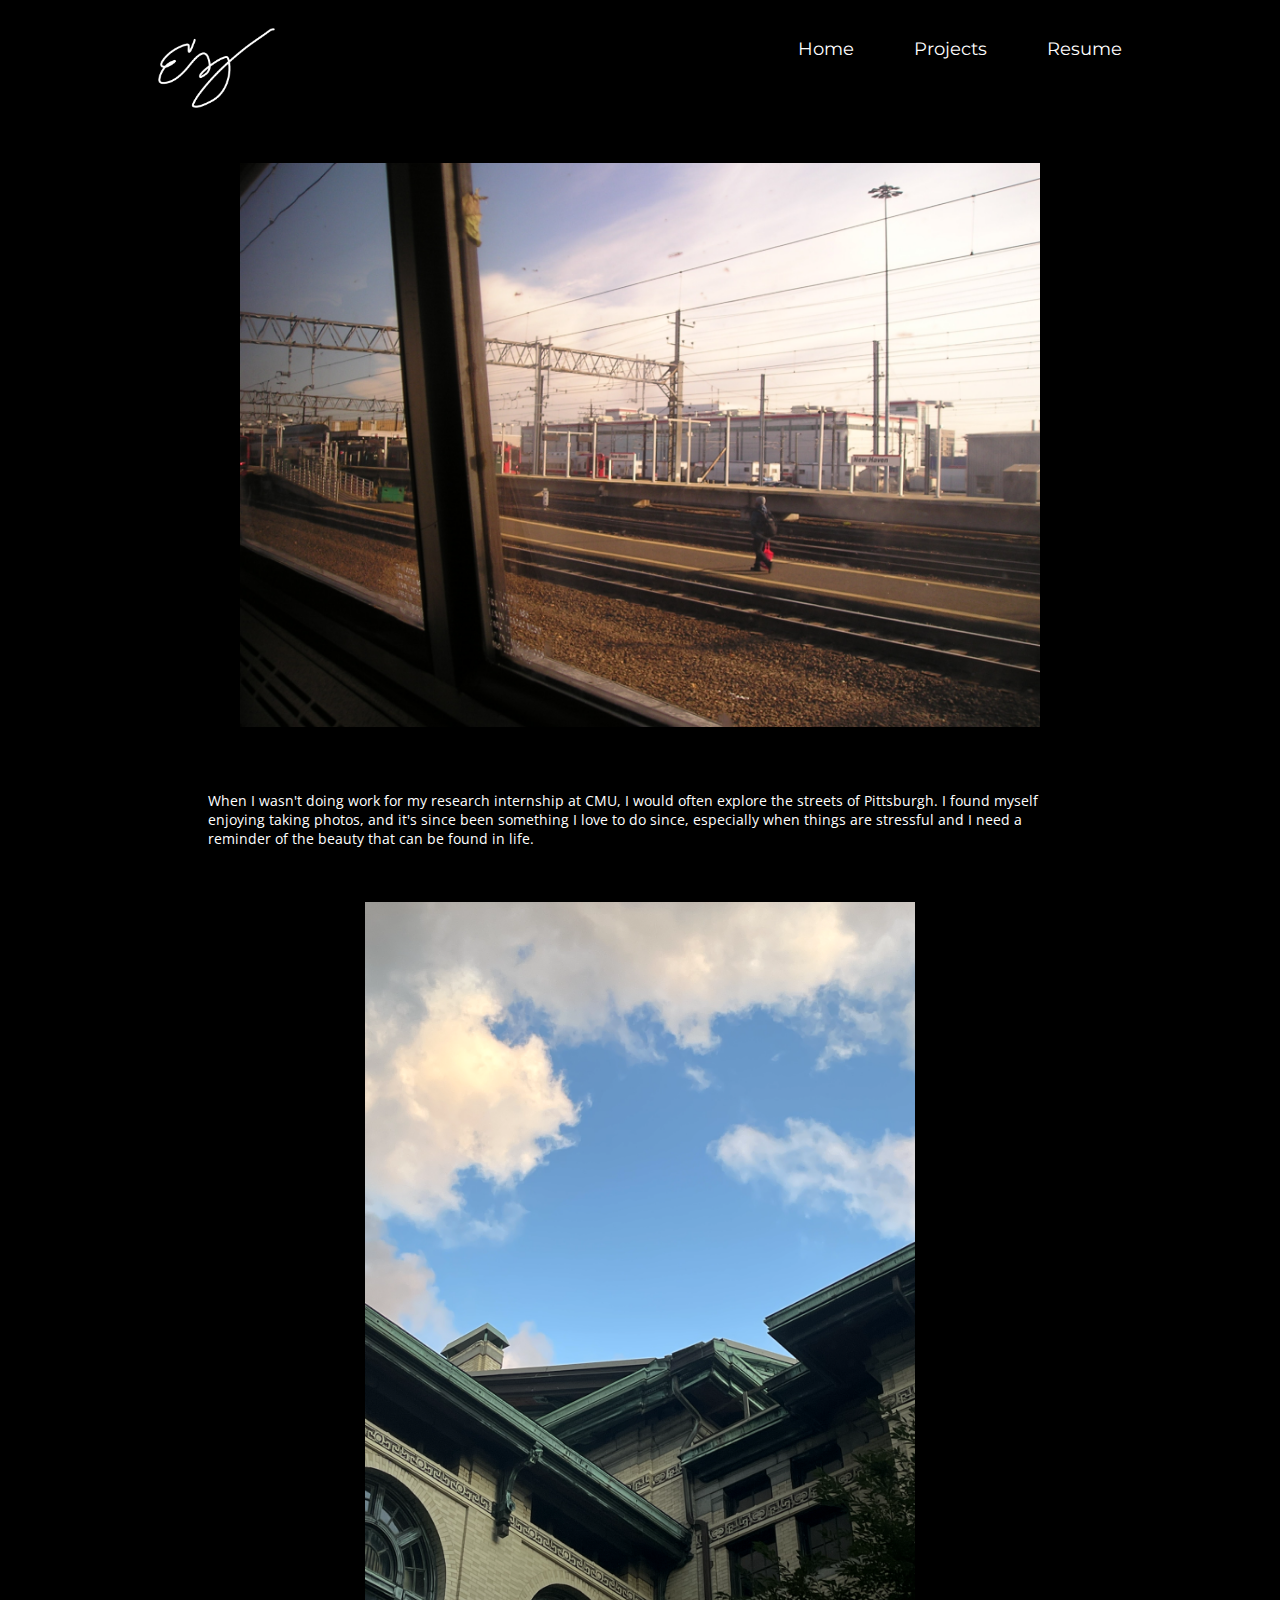
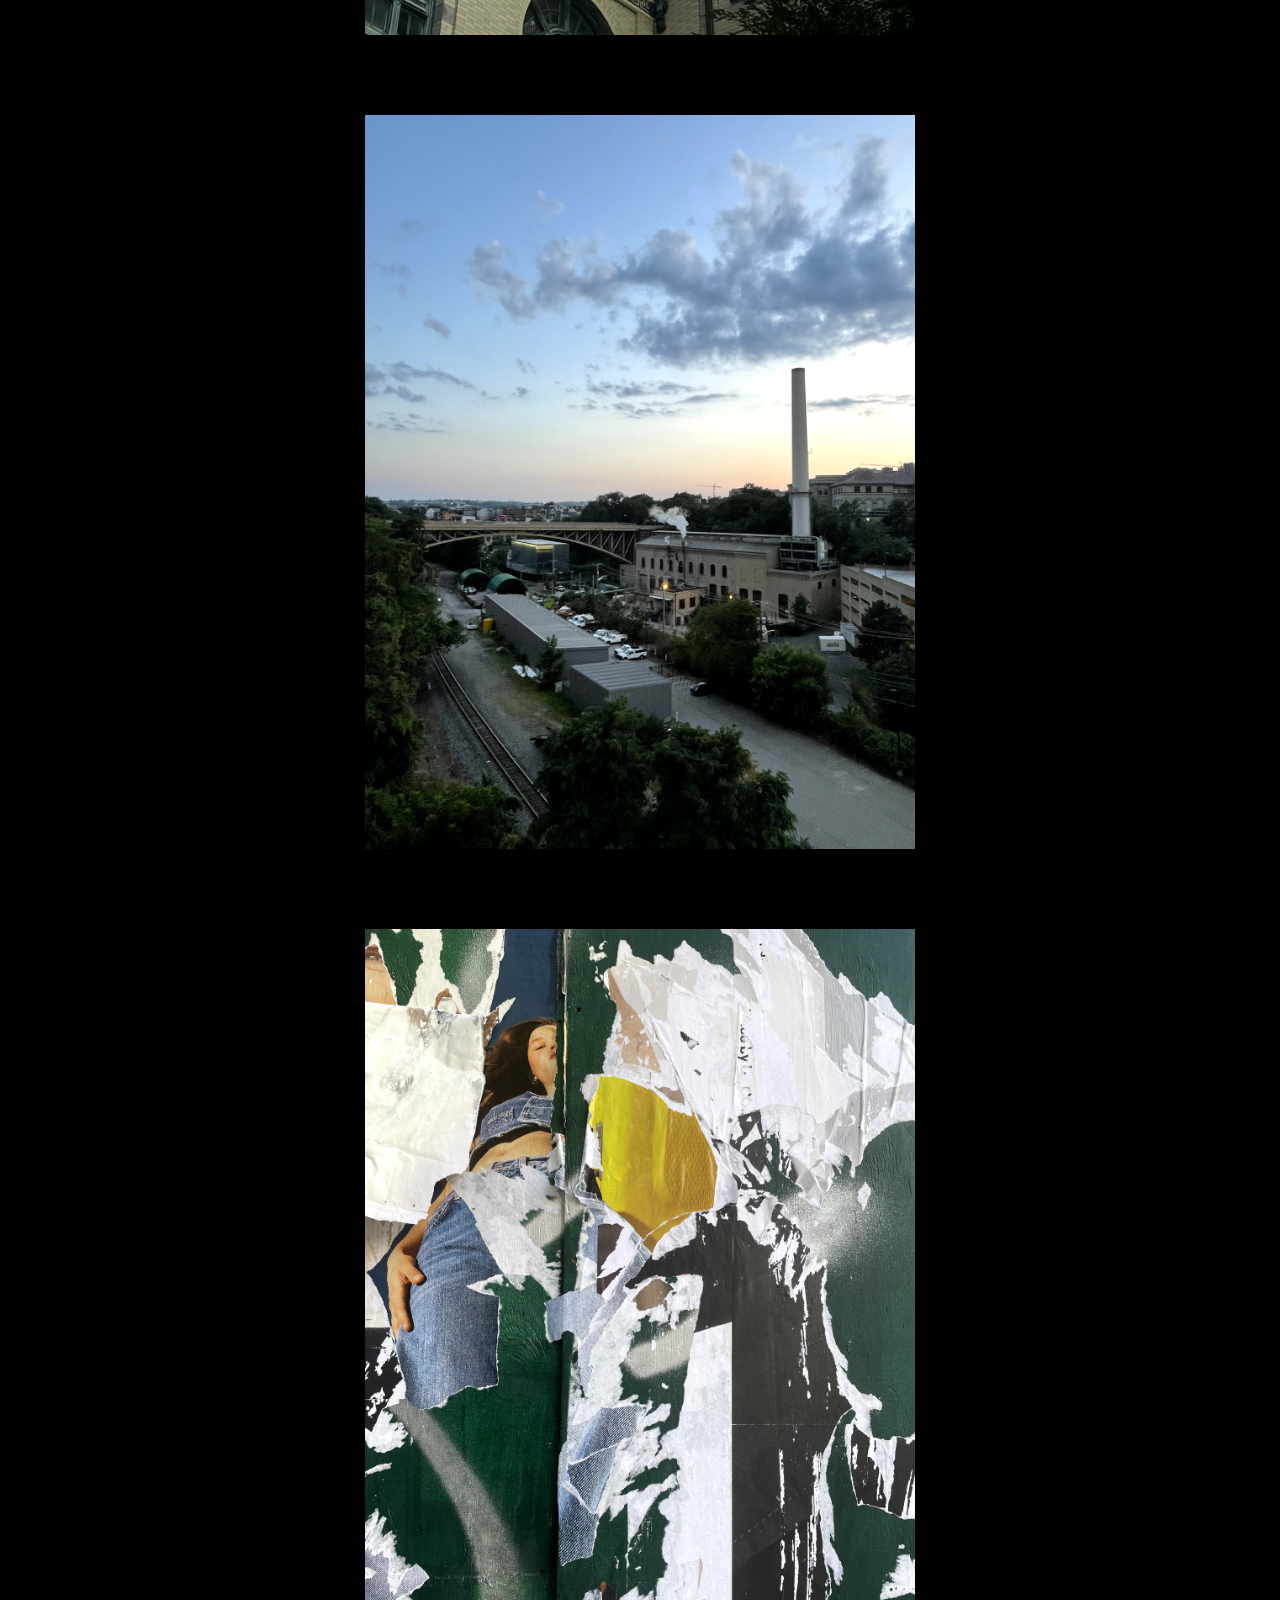
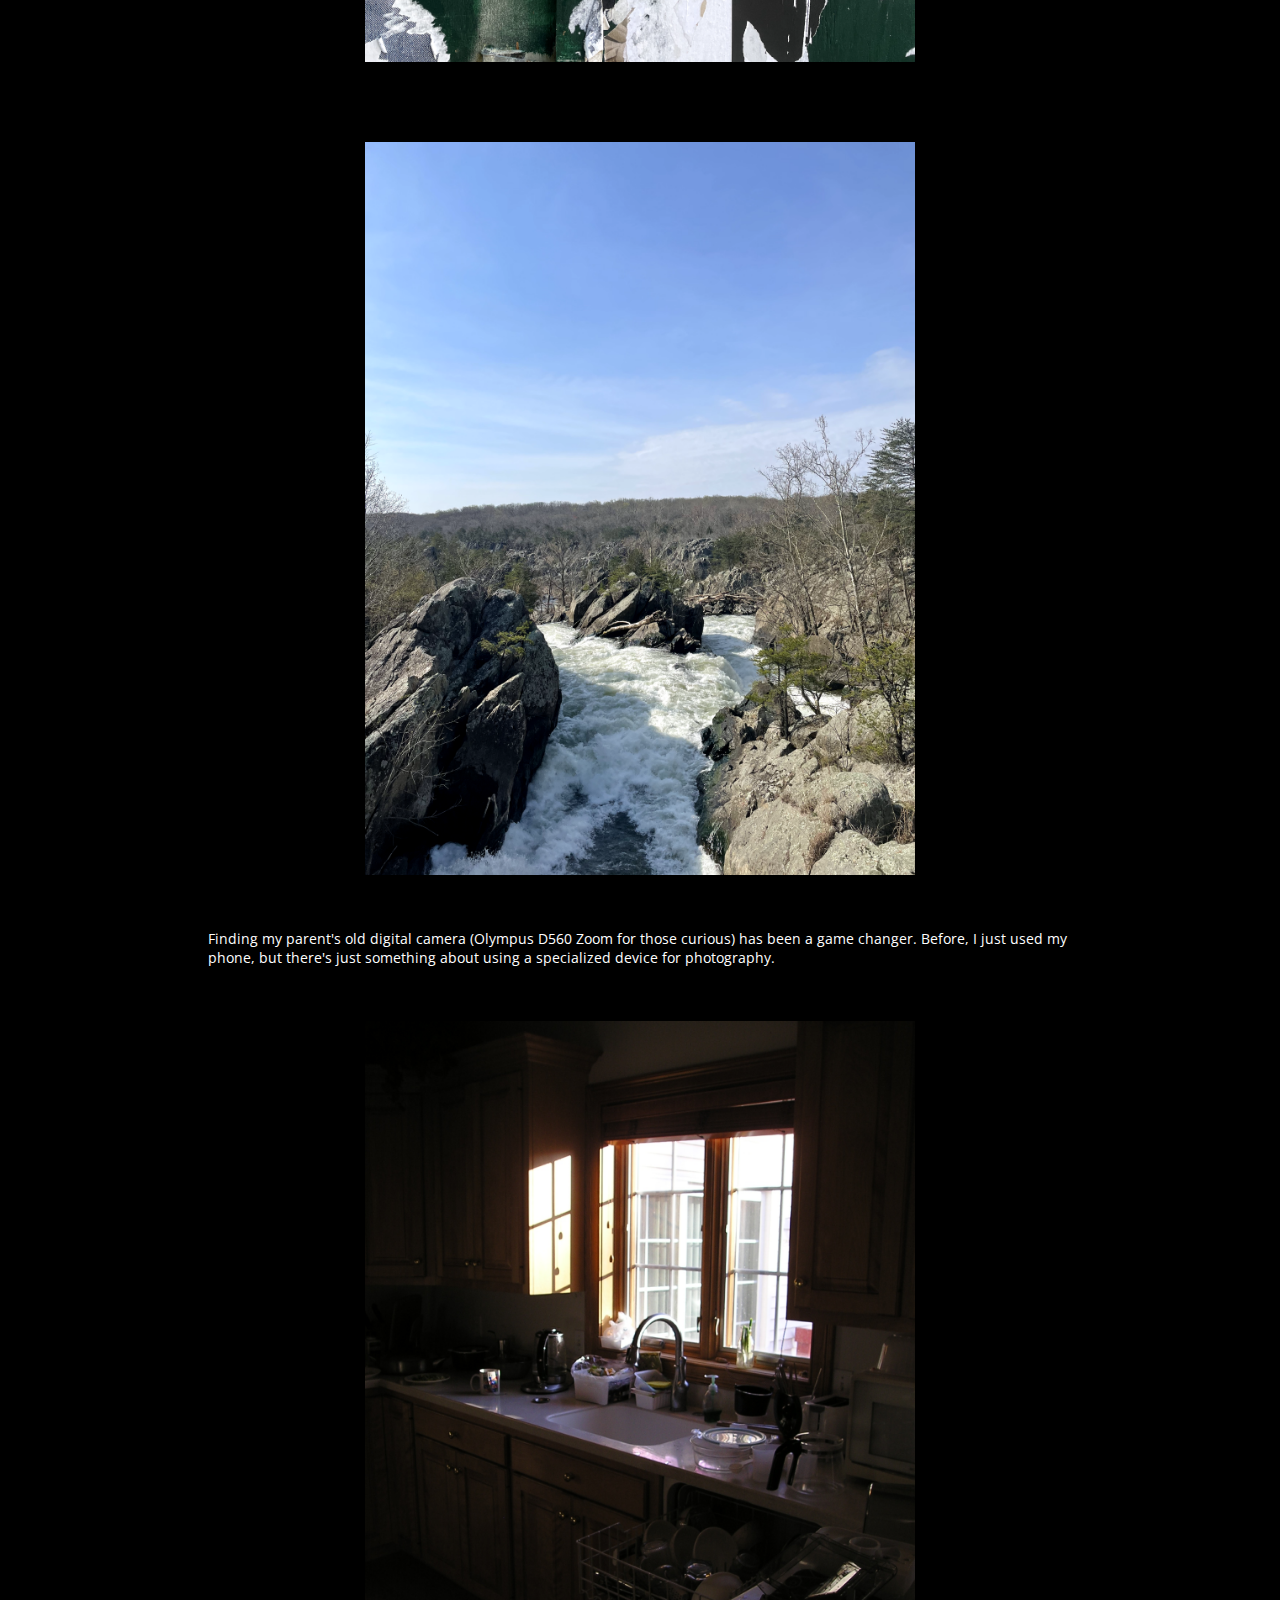
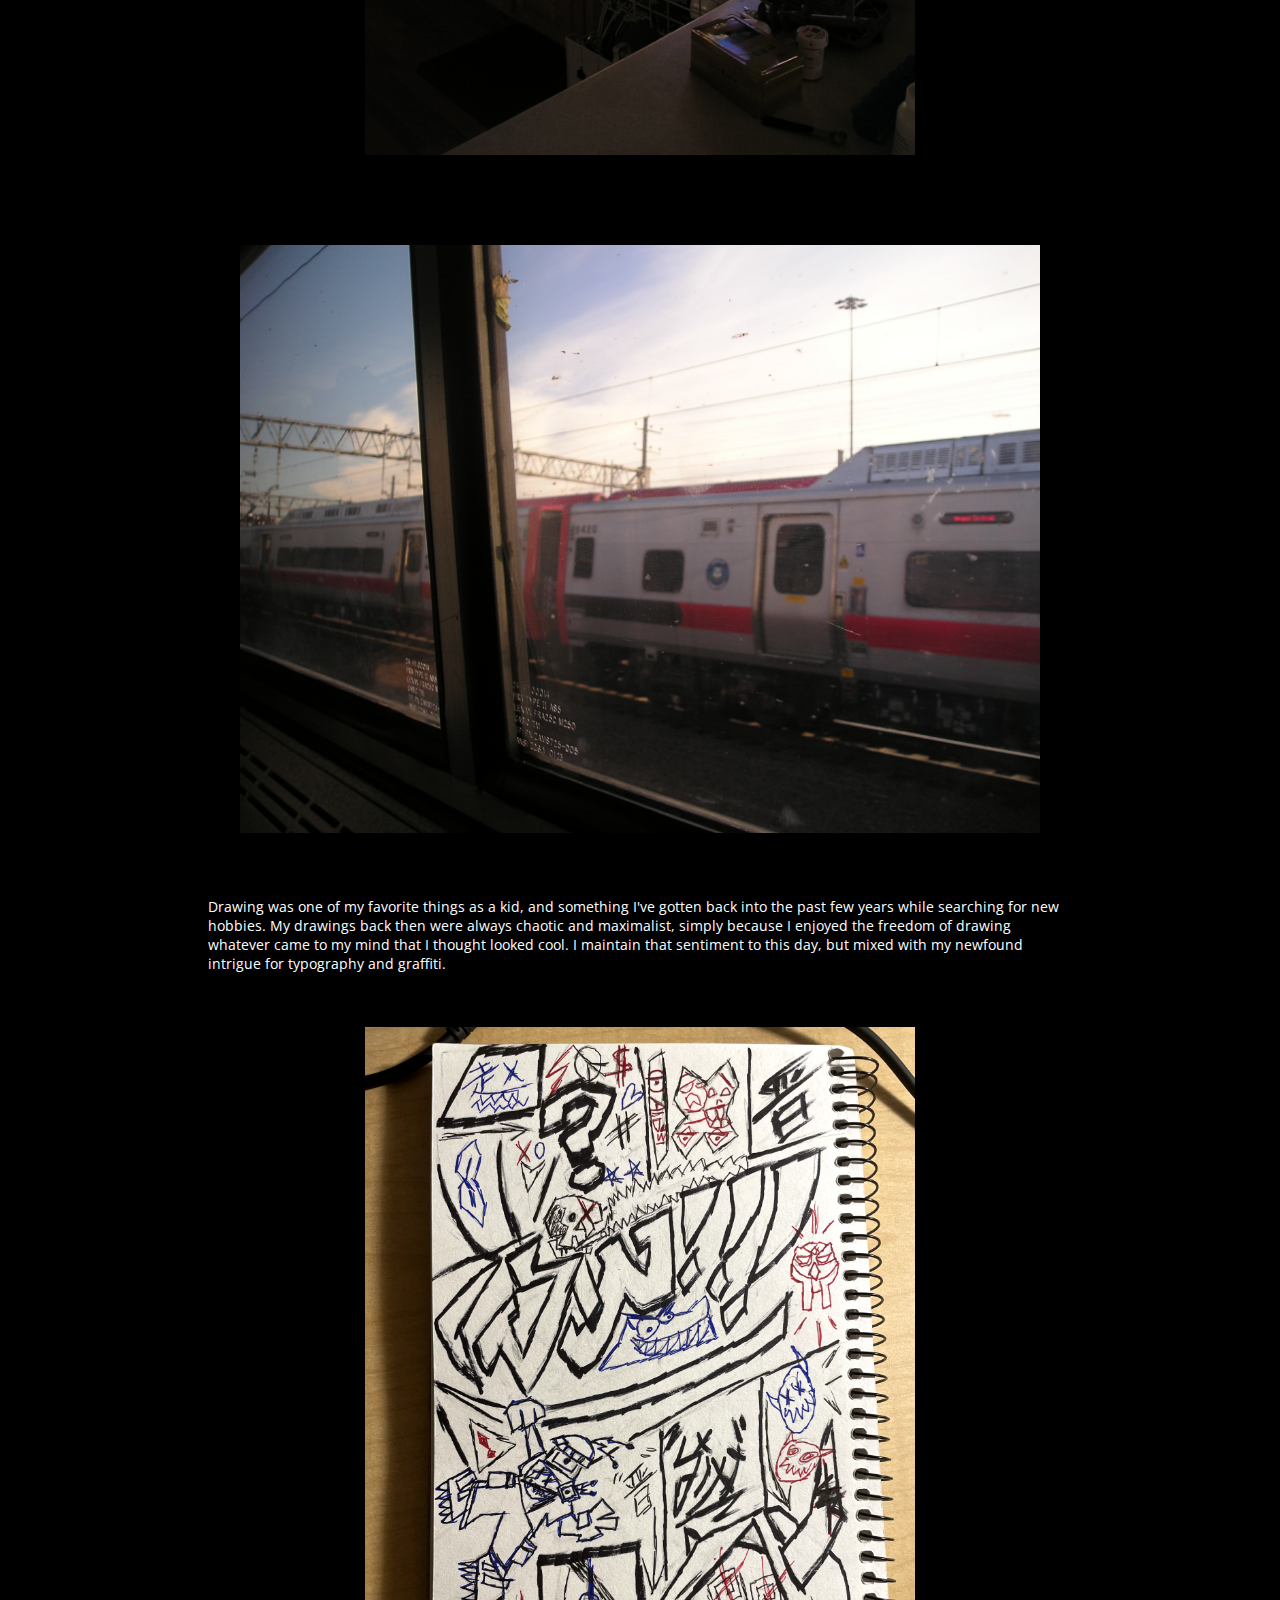
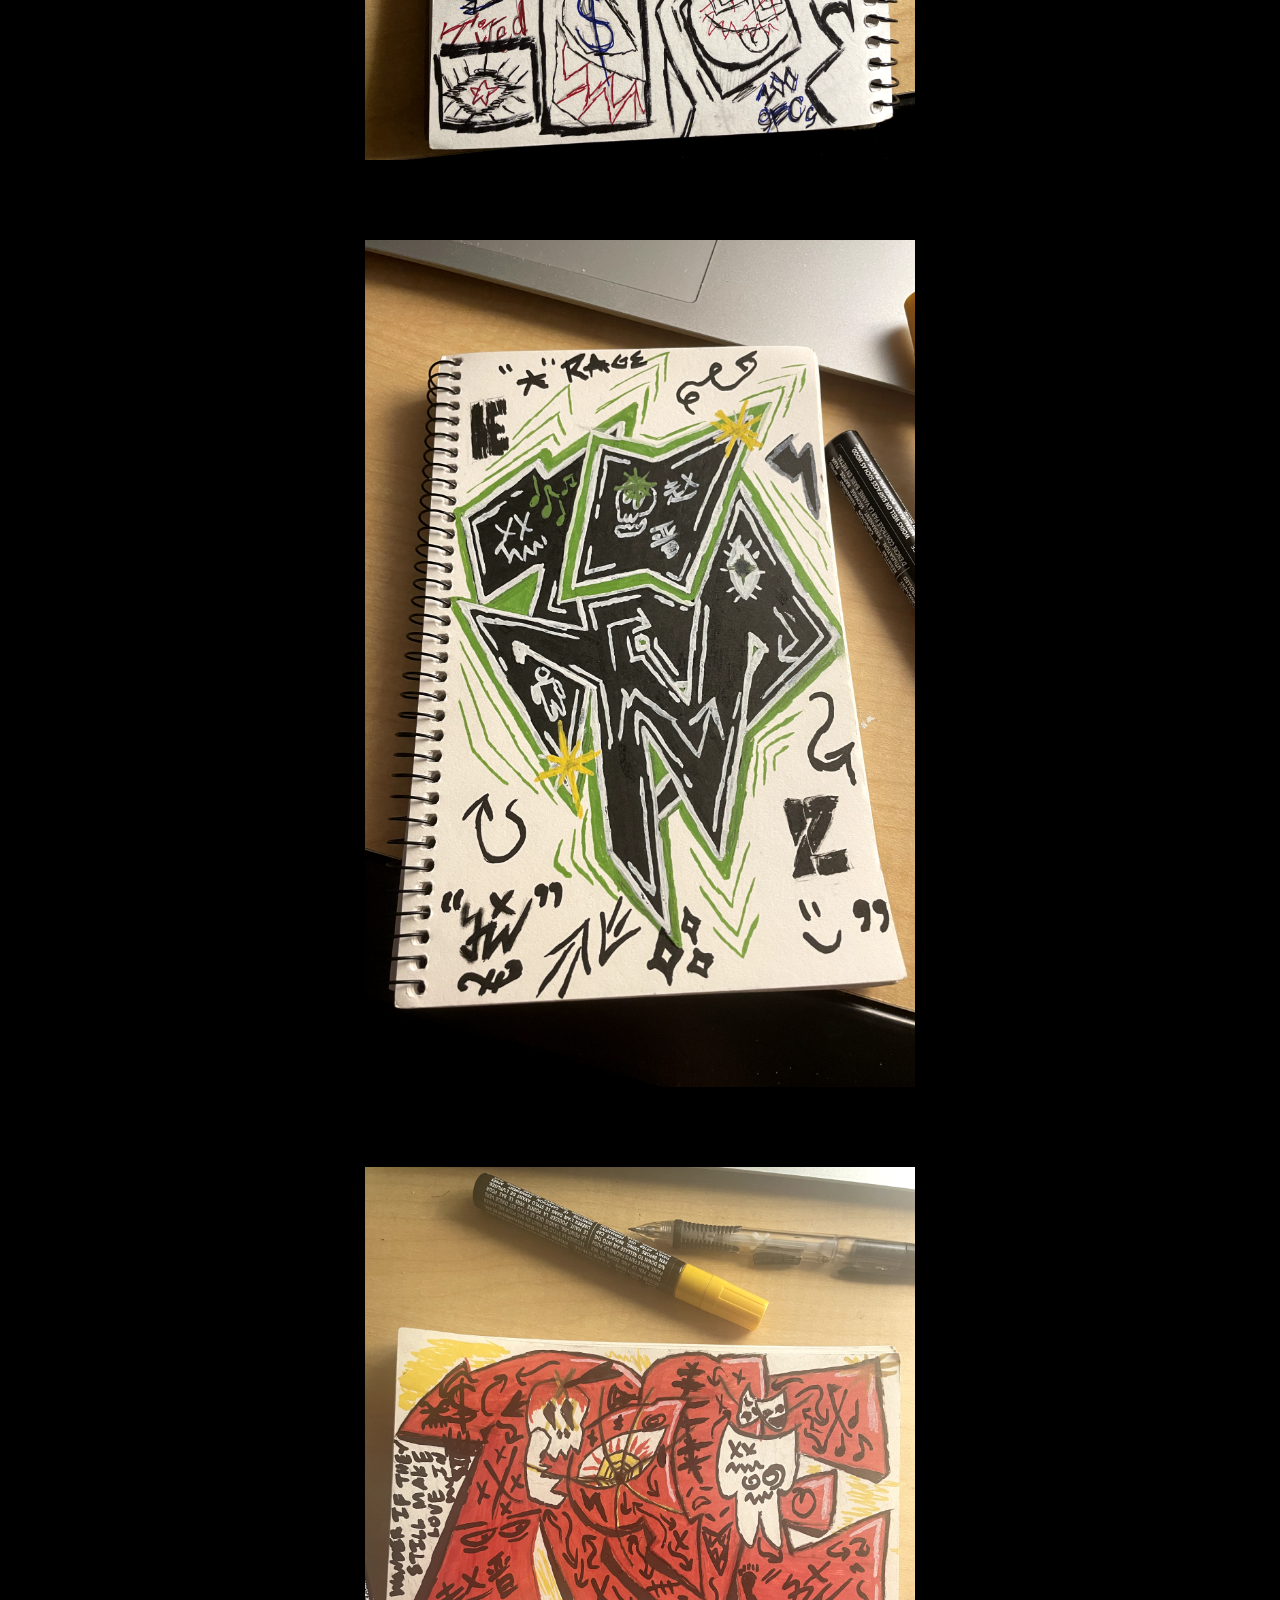
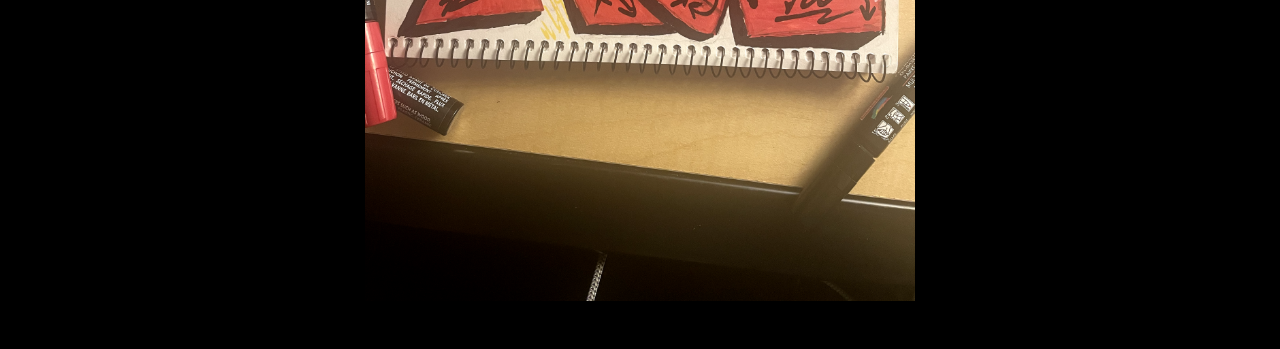
<file: docs/hobbies.html>
<!DOCTYPE html>
<html lang="en">

<head>
    <meta charset="utf-8">
    <meta name="viewport" content="width=device-width, initial-scale=1.0">
    <title>Hobbies</title>
    <link rel="stylesheet" href="style.css">
    <link rel="preconnect" href="https://fonts.googleapis.com">
    <link rel="preconnect" href="https://fonts.gstatic.com" crossorigin>
    <link href="https://fonts.googleapis.com/css2?family=Open+Sans&display=swap" rel="stylesheet">
    <link href='https://fonts.googleapis.com/css?family=Montserrat' rel='stylesheet'>
</head>

<body>
    <header>
        <img src="./assets/logo.png" alt="Logo" id="Logo">
        <span id="Links">
            <a href="index.html">Home</a>
            <a href="index.html#projectList">Projects</a>
            <a href="assets/resume.pdf" target="_blank">Resume</a>
        </span>
    </header>
    <div class="caseStudyContent">
        <img src="assets/hobbies/photos/Digi Train Station.png" alt="Train Station" class="imgHoriz">
        <p>
            When I wasn't doing work for my research internship at CMU, I would often explore the streets of Pittsburgh. 
            I found myself enjoying taking photos, and it's since been something I love to do since, especially when things 
            are stressful and I need a reminder of the beauty that can be found in life.
        </p>
        <img src="assets/hobbies/photos/Pittsburgh Building.png" alt="Building" class="imgVert">
        <img src="assets/hobbies/photos/Pittsburgh View.png" alt="View" class="imgVert">
        <img src="assets/hobbies/photos/NYC Ad.png" alt="Ad" class="imgVert">
        <img src="assets/hobbies/photos/MD River.png" alt="River" class="imgVert">
        <p>
            Finding my parent's old digital camera (Olympus D560 Zoom for those curious) has been a game changer. Before, I just used my phone,
            but there's just something about using a specialized device for photography.   
        </p>
        <img src="assets/hobbies/photos/Digi Kitchen.png" alt="Kitchen" class="imgVert">
        <img src="assets/hobbies/photos/Digi Train.png" alt="Train" class="imgHoriz">
        <p>
            Drawing was one of my favorite things as a kid, and something I've gotten back into the past few years while searching for new hobbies. 
            My drawings back then were always chaotic and maximalist, simply because I enjoyed the freedom of drawing whatever came to my mind that I thought looked cool. 
            I maintain that sentiment to this day, but mixed with my newfound intrigue for typography and graffiti.
        </p>
        <img src="assets/hobbies/drawings/Drawing Quantico.png" alt="Quantico" class="imgVert">
        <img src="assets/hobbies/drawings/Drawing Camping.png" alt="Camping" class="imgVert">
        <img src="assets/hobbies/drawings/Drawing Rage.png" alt="Rage" class="imgVert">
    </div>
    
</body>

</html>
</file>
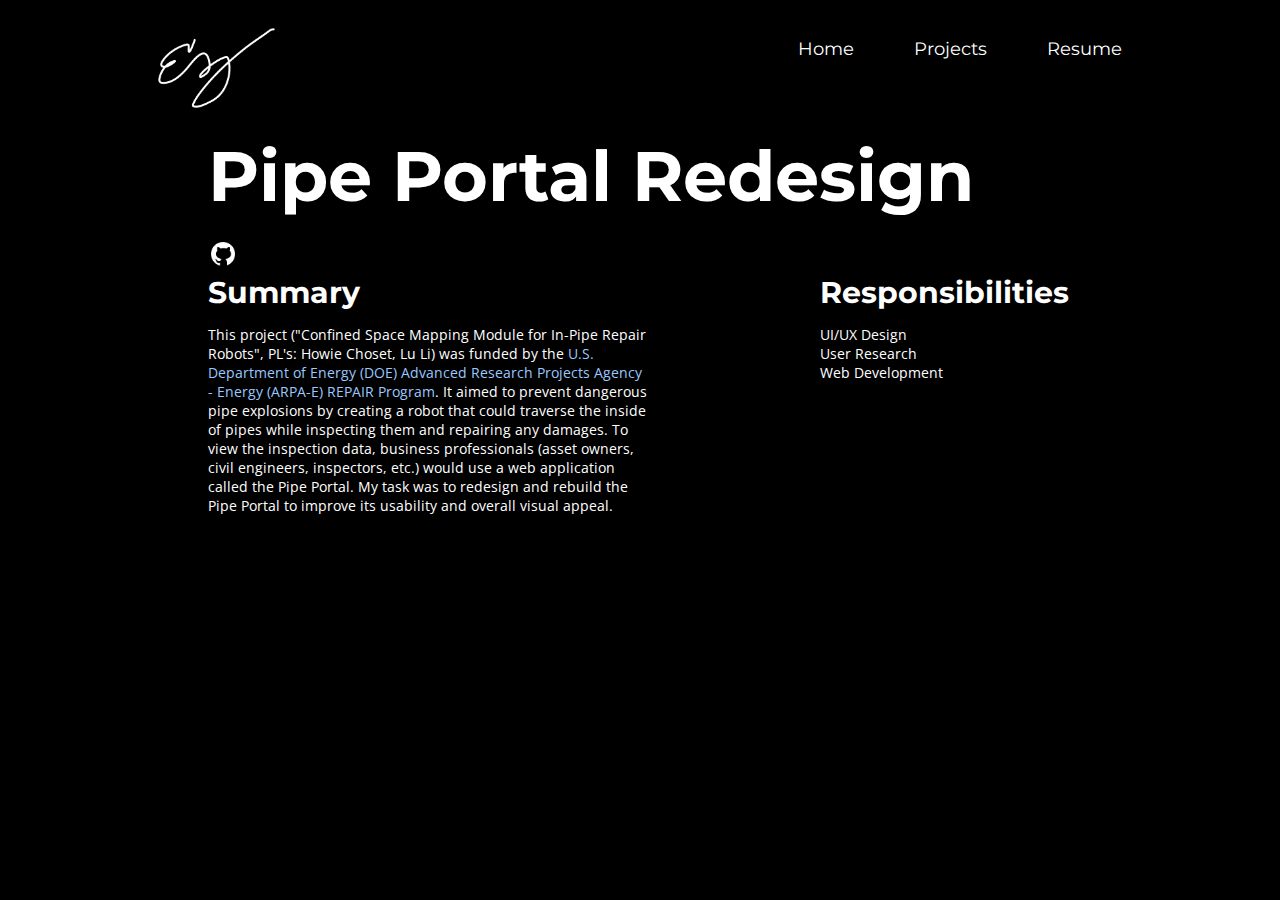
<file: docs/pipe-portal.html>
<!DOCTYPE html>
<html lang="en">

<head>
    <meta charset="utf-8">
    <meta name="viewport" content="width=device-width, initial-scale=1.0">
    <title>Pipe Portal Redesign</title>
    <link rel="stylesheet" href="style.css">
    <link rel="preconnect" href="https://fonts.googleapis.com">
    <link rel="preconnect" href="https://fonts.gstatic.com" crossorigin>
    <link href="https://fonts.googleapis.com/css2?family=Open+Sans&display=swap" rel="stylesheet">
    <link href='https://fonts.googleapis.com/css?family=Montserrat' rel='stylesheet'>
</head>

<body>
    <header>
        <img src="./assets/logo.png" alt="Logo" id="Logo">
        <span id="Links">
            <a href="index.html">Home</a>
            <a href="index.html#projectList">Projects</a>
            <a href="assets/resume.pdf" target="_blank">Resume</a>
        </span>
    </header>
    <div class="caseStudyContent">
        <h1>Pipe Portal Redesign</h1>
        <div class="projectLinks">
            <a href="https://github.com/EZow25/pipe-portal-web" target="_blank"><img src="assets/githubicon.png" alt="Github Link" class="linkImg" /></a>
        </div>
        <div class="basicInfo">
            <div class="summary">
                <h2>Summary</h2>
                <p>
                    This project ("Confined Space Mapping Module for In-Pipe Repair Robots", PL's: Howie Choset, Lu Li) was 
                    funded by the <span class="orgName">U.S. Department of Energy (DOE) Advanced Research Projects Agency - Energy (ARPA-E) REPAIR Program</span>. 
                    It aimed to prevent dangerous pipe explosions by creating a robot that could traverse the inside of pipes while 
                    inspecting them and repairing any damages. To view the inspection data, business professionals (asset owners, civil engineers,
                    inspectors, etc.) would use a web application called the Pipe Portal. My task was to redesign and rebuild the Pipe Portal to improve
                    its usability and overall visual appeal.
                </p>
            </div>
            <div class="responsibilities">
                <h2>Responsibilities</h2>
                <p>
                    UI/UX Design<br>
                    User Research<br>
                    Web Development<br>
                </p>
            </div>
            </p>
        </div>

    </div>
</body>

</html>
</file>
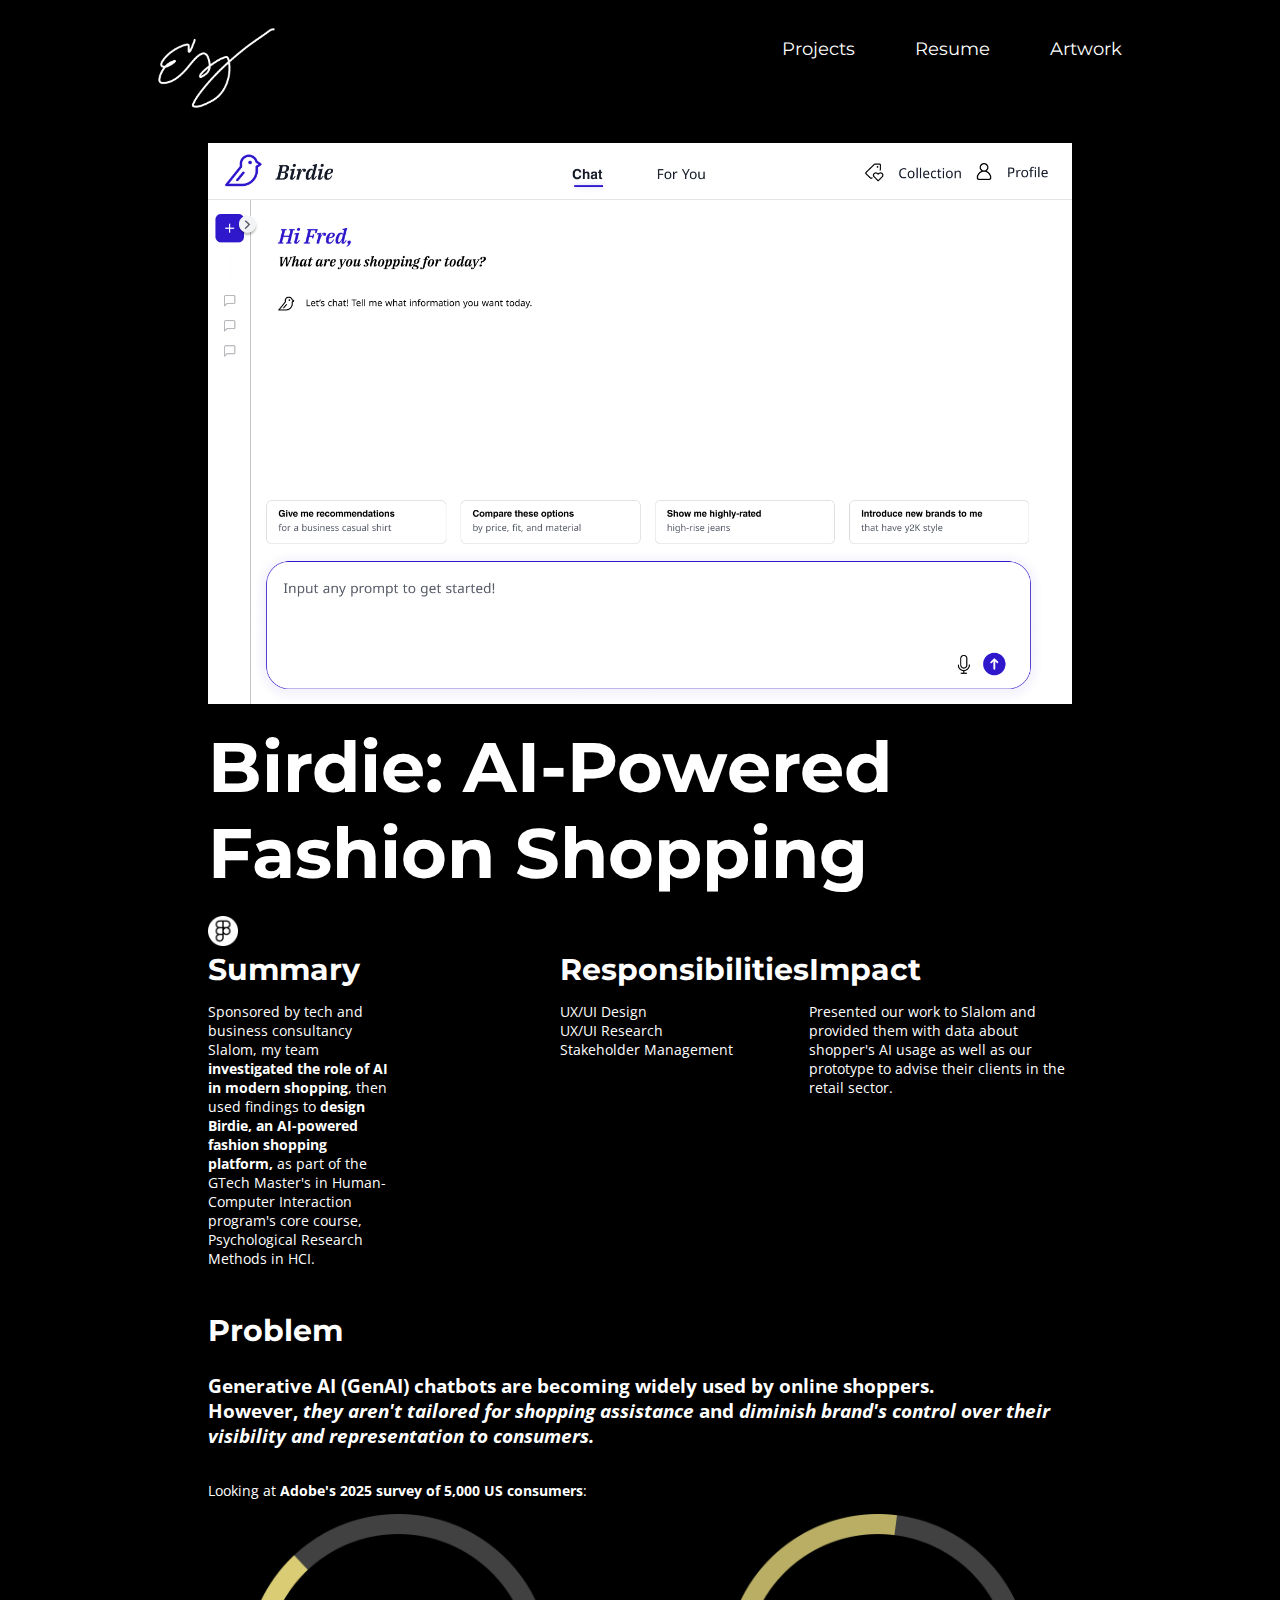
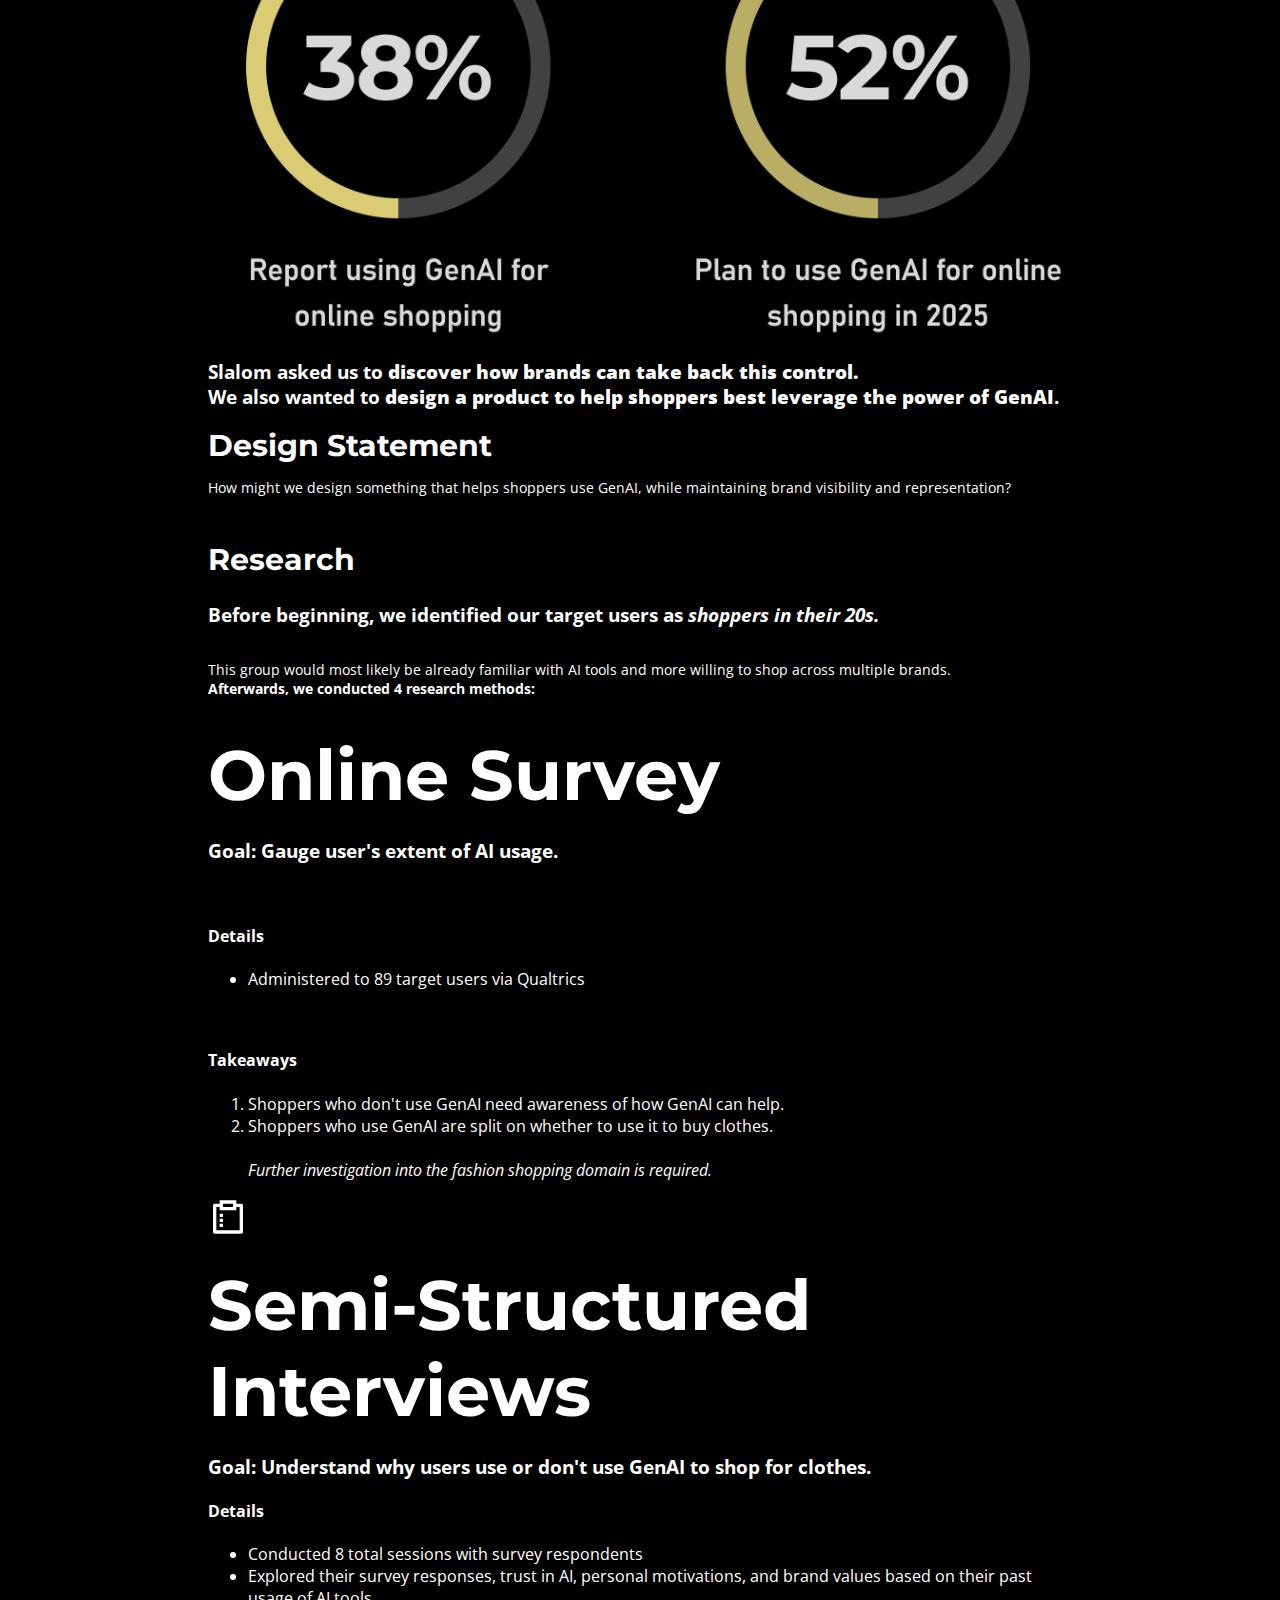
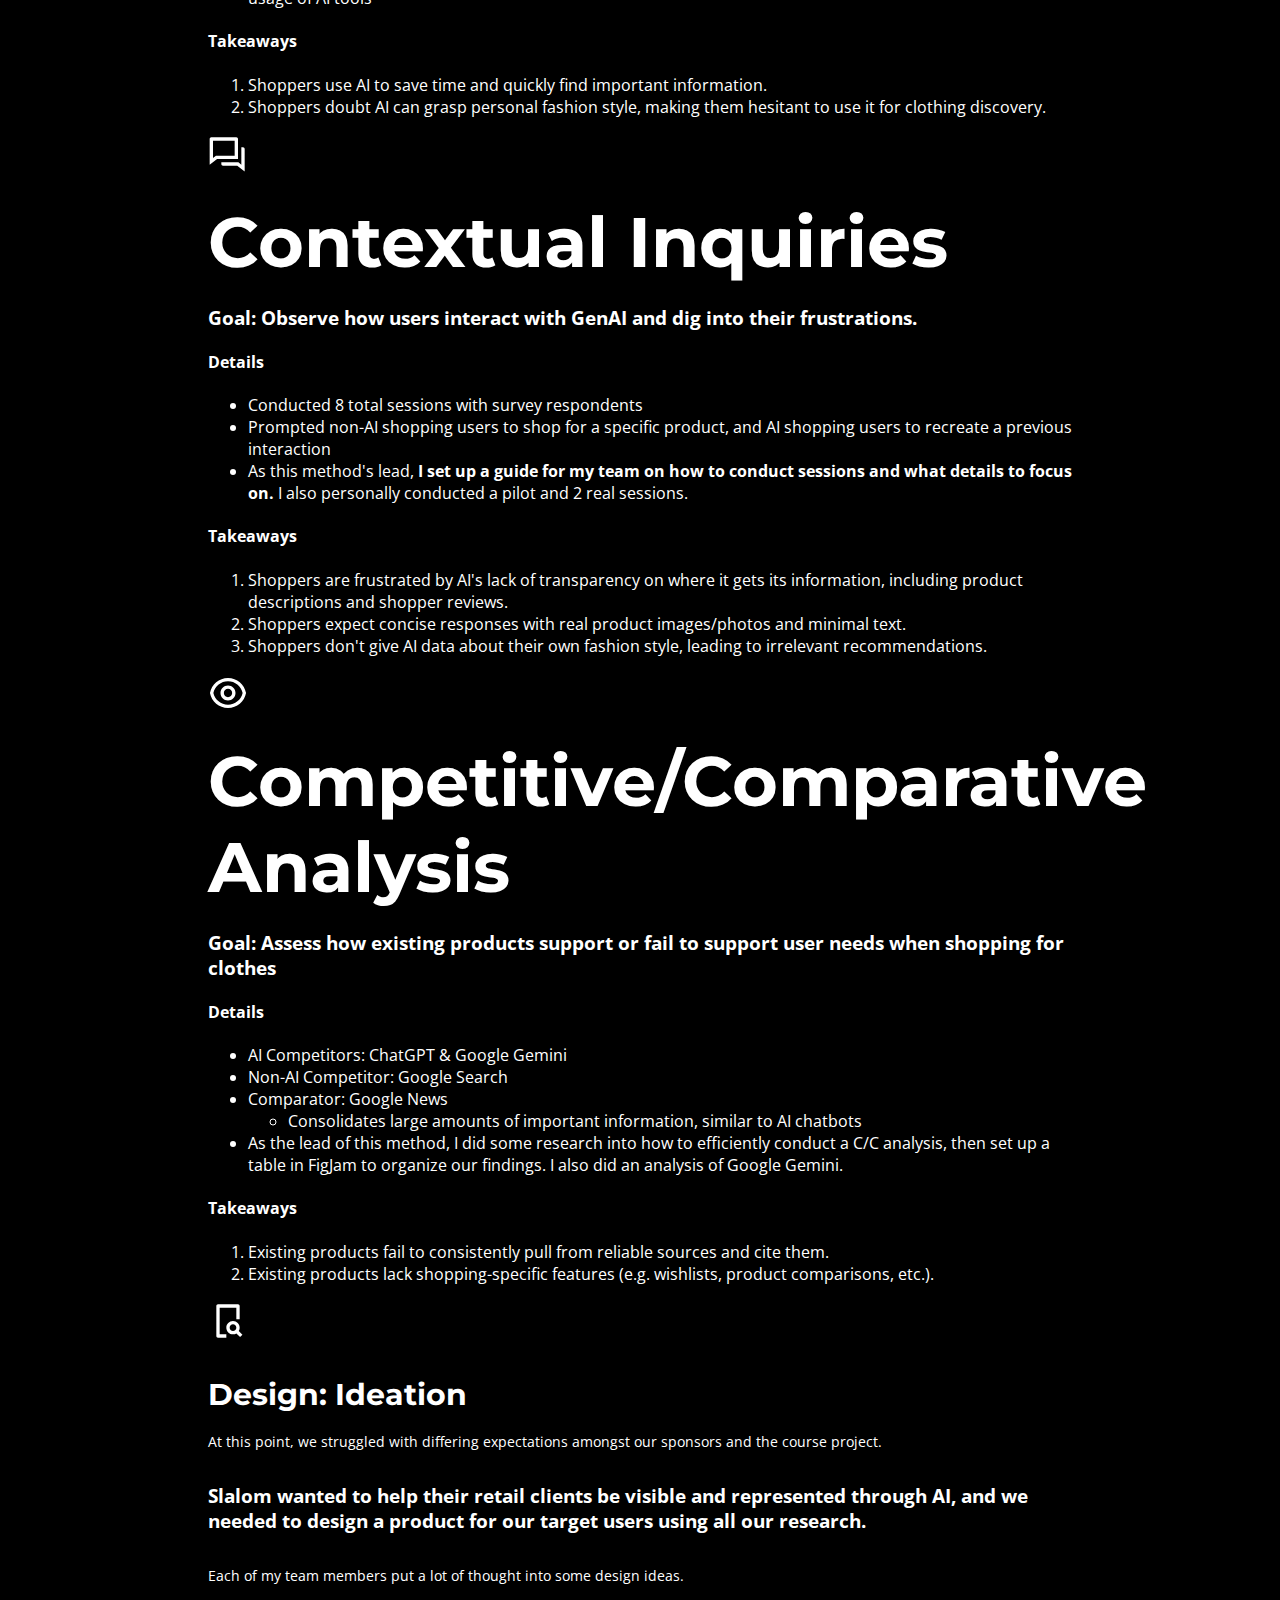
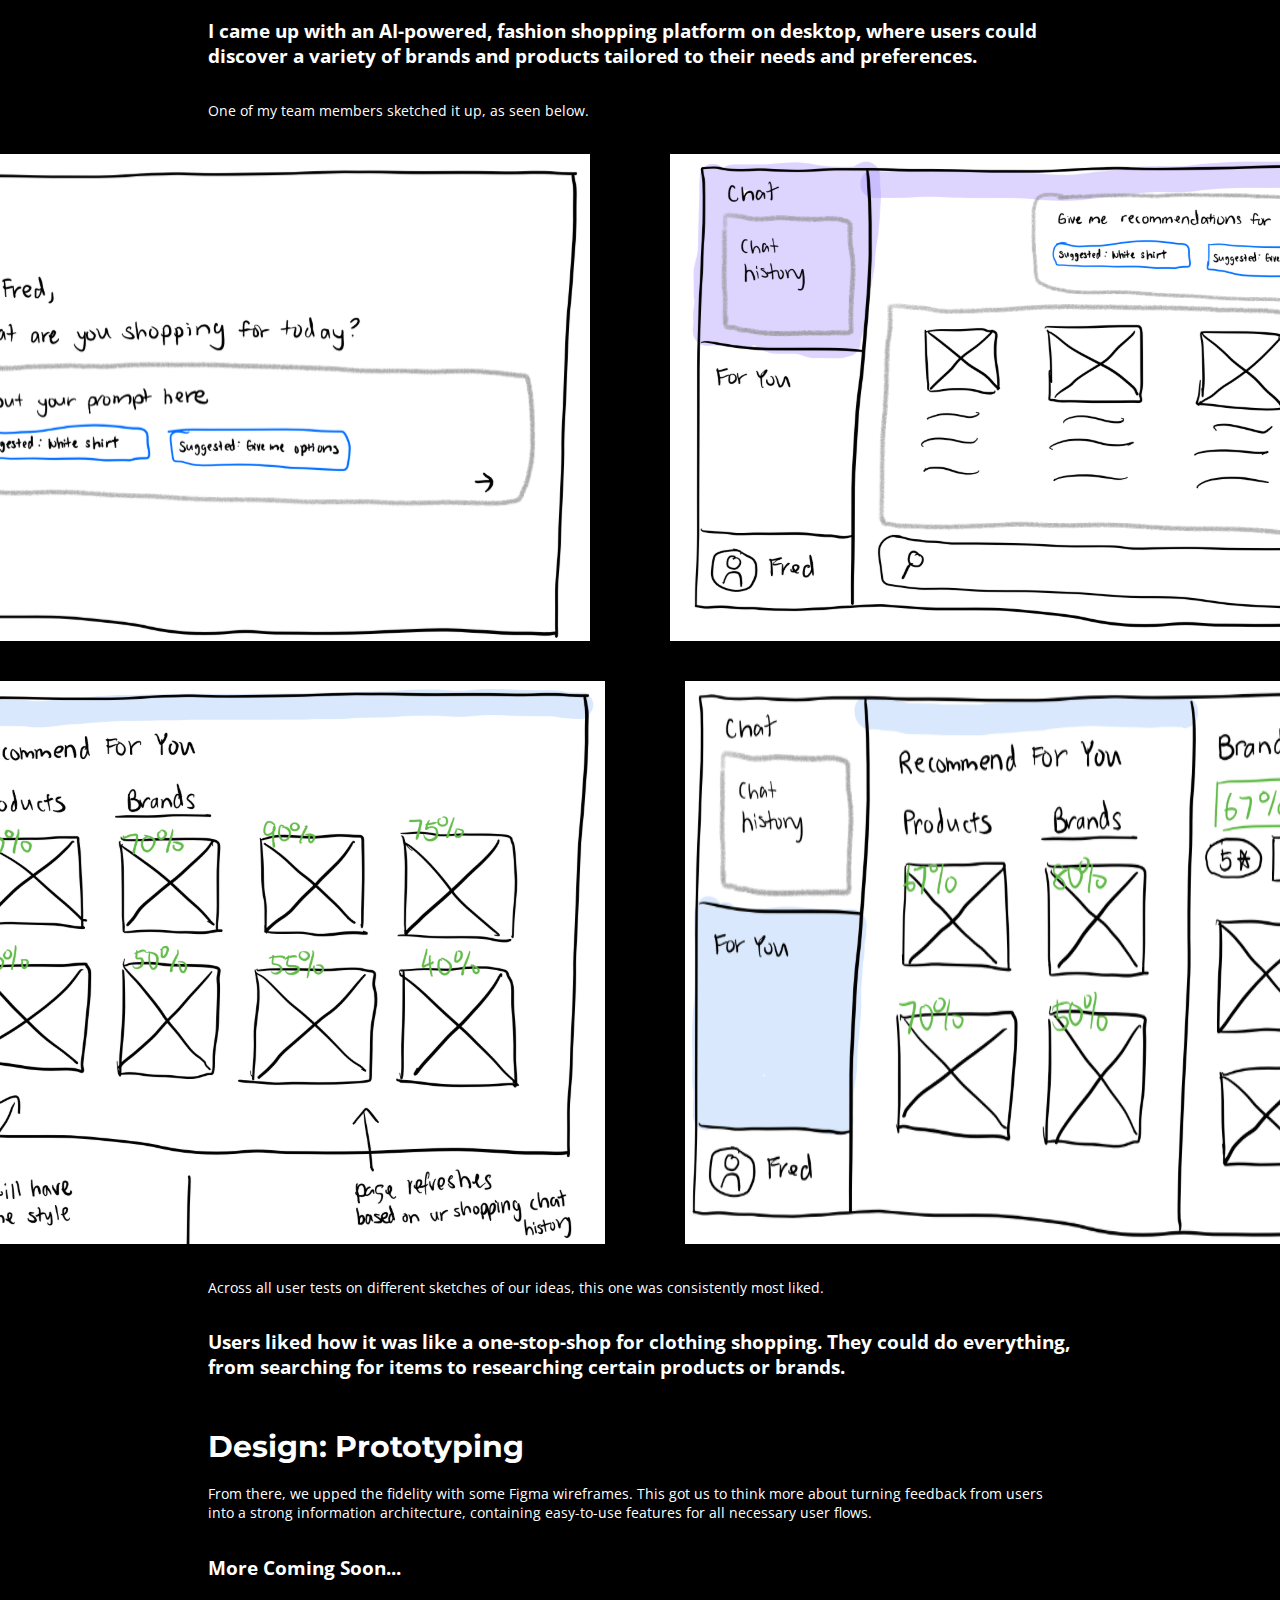
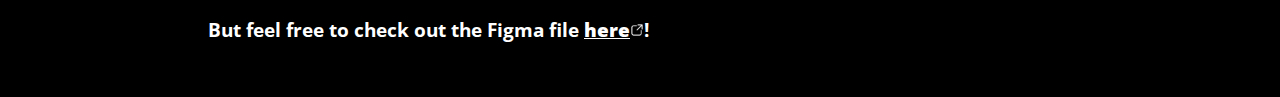
<file: docs/retail.html>
<!DOCTYPE html>
<html lang="en">

<head>
    <meta charset="utf-8">
    <meta name="viewport" content="width=device-width, initial-scale=1.0">
    <title>Birdie: AI-Powered Fashion Shopping</title>
    <link rel="stylesheet" href="style.css">
    <link rel="preconnect" href="https://fonts.googleapis.com">
    <link rel="preconnect" href="https://fonts.gstatic.com" crossorigin>
    <link href="https://fonts.googleapis.com/css2?family=Open+Sans&display=swap" rel="stylesheet">
    <link href='https://fonts.googleapis.com/css?family=Montserrat' rel='stylesheet'>
</head>

<body>
    <header>
        <a href="index.html"><img src="./assets/logo.png" alt="Logo" id="Logo" /></a>
        <span id="Links">
            <a href="index.html#projectList">Projects</a>
            <a href="assets/resumedesign.pdf" target="_blank">Resume</a>
            <a href="hobbies.html">Artwork</a>
        </span>
    </header>
    <div class="caseStudyContent">
        <div class="section">
            <img src="assets/birdiehome.jpg"  alt="Birdie Landing Page" class="sectionImgCover"/>
        </div>
        <h1>Birdie: AI-Powered Fashion Shopping</h1>
        <div class="projectLinks">
            <a href="https://www.figma.com/proto/4hNAckn6e0STEae0Tck0OY/R---Slalom-Designs?page-id=22:86&node-id=360-118&viewport=146,294,0.04&t=FnYYrwWYNkJI3ymI-1&scaling=scale-down&content-scaling=fixed&starting-point-node-id=360:118&show-proto-sidebar=1" target="_blank"><img src="assets/figmaicon.png" alt="Figma Link" class="linkImg" /></a>
        </div>
        <div class="basicInfo">
            <div class="summary">
                <h2>Summary</h2>
                <p>
                    Sponsored by tech and business consultancy Slalom, my team <b>investigated the 
                    role of AI in modern shopping</b>, 
                    then used findings to <b>design Birdie, an AI-powered fashion shopping platform,</b>
                    as part of the GTech Master's in Human-Computer Interaction program's core course, Psychological Research Methods in HCI.
                </p>
            </div>
            <div class="responsibilities">
                <h2>Responsibilities</h2>
                <p>
                    UX/UI Design <br>
                    UX/UI Research<br>
                    Stakeholder Management
                </p>
            </div>
            <div class="impact">
                <h2>Impact</h2>
                <p>
                    Presented our work to Slalom and provided them with data about shopper's AI usage as well as our prototype to advise their clients in the retail sector. 
                </p>
            </div>
        </div>
        
        <div class="section">
            <h2>Problem</h2>
            <h3>Generative AI (GenAI) chatbots are becoming widely used by online shoppers.<br> 
                However, <em>they aren't tailored for shopping assistance</em> and <em>diminish brand's control over their visibility and representation to consumers.</em>
            </h3>
            <p>
                Looking at <b>Adobe's 2025 survey of 5,000 US consumers</b>:
            </p>
            <img src="assets/birdie/shoppingstats.jpg" alt="AI & Shopping Stats" class="sectionImgSm" />
            <h3>
                Slalom asked us to <b>discover how brands can take back this control.</b><br> 
                We also wanted to <b>design a product to help shoppers best leverage the power of GenAI</b>.
            </h3>
        </div>
        
        <div class="statement">
            <h2>Design Statement</h2>
            <p class="problemStatement">How might we design something that helps shoppers use GenAI, while maintaining brand visibility and representation?</p>
        </div>

        <div class="section">
            <h2>Research</h2>
            <h3>Before beginning, we identified our target users as <em>shoppers in their 20s.</em></h3>
            <p>
                This group would most likely be already familiar with AI tools and more willing to shop across multiple brands.<br>
                <b>Afterwards, we conducted 4 research methods:</b>
            </p>
            <div class="methodsSection">
                <div class="method">
                    <div class="description">
                        <h1>Online Survey</h1>
                        <h3>Goal: Gauge user's extent of AI usage.</h3><br>
                        <h4>Details</h4>
                        <ul>
                            <li>Administered to 89 target users via Qualtrics</li>
                        </ul><br>
                        <h4>Takeaways</h4>
                        <ol>
                            <li>Shoppers who don't use GenAI need awareness of how GenAI can help.</li>
                            <li>
                                Shoppers who use GenAI are split on whether to use it to buy clothes.<br>
                                <br>
                                <em>Further investigation into the fashion shopping domain is required.</em>
                            </li>
                        </ol>
                    </div>
                    <img src="assets/birdie/survey.svg" alt="Survey" class="methodIcon"/>
                </div>
                <div class="method">
                    <div class="description">
                        <h1>Semi-Structured Interviews</h1>
                        <h3>Goal: Understand why users use or don't use GenAI to shop for clothes.</h3>
                        <h4>Details</h4>
                        <ul>
                            <li>Conducted 8 total sessions with survey respondents</li>
                            <li>Explored their survey responses, trust in AI, personal motivations, and brand values based on their past usage of AI tools</li>
                        </ul>
                        <h4>Takeaways</h4>
                        <ol>
                            <li>Shoppers use AI to save time and quickly find important information.</li>
                            <li>Shoppers doubt AI can grasp personal fashion style, making them hesitant to use it for clothing discovery.</li>
                        </ol>
                    </div>
                    <img src="assets/birdie/interview.svg" alt="Interviews" class="methodIcon"/>
                </div>
                <div class="method">
                    <div class="description">
                        <h1>Contextual Inquiries</h1>
                        <h3>Goal: Observe how users interact with GenAI and dig into their frustrations.</h3>
                        <h4>Details</h4>
                        <ul>
                            <li>Conducted 8 total sessions with survey respondents</li>
                            <li>Prompted non-AI shopping users to shop for a specific product, and AI shopping users to recreate a previous interaction</li>
                            <li>As this method's lead, <b>I set up a guide for my team on how to conduct sessions and what details to focus on.</b> I also personally conducted a pilot and 2 real sessions.</li>
                        </ul>
                        <h4>Takeaways</h4>
                        <ol>
                            <li>Shoppers are frustrated by AI's lack of transparency on where it gets its information, including product descriptions and shopper reviews.</li>
                            <li>Shoppers expect concise responses with real product images/photos and minimal text.</li>
                            <li>Shoppers don't give AI data about their own fashion style, leading to irrelevant recommendations.</li>
                        </ol>
                    </div>
                    <img src="assets/birdie/ci.svg" alt="Contextual Inquiries" class="methodIcon"/>
                </div>
                <div class="method">
                    <div class="description">
                        <h1>Competitive/Comparative Analysis</h1>
                        <h3>Goal: Assess how existing products support or fail to support user needs when shopping for clothes</h3>
                        <h4>Details</h4>
                        <ul>
                            <li>AI Competitors: ChatGPT & Google Gemini</li>
                            <li>Non-AI Competitor: Google Search</li>
                            <li>
                                Comparator: Google News
                                <ul>
                                    <li>Consolidates large amounts of important information, similar to AI chatbots</li>
                                </ul>
                            </li>
                            <li>
                                As the lead of this method, I did some research into how to efficiently conduct a C/C analysis, 
                                then set up a table in FigJam to organize our findings. I also did an analysis of Google Gemini.
                            </li>
                        </ul>
                        <h4>Takeaways</h4>
                        <ol>
                            <li>Existing products fail to consistently pull from reliable sources and cite them.</li>
                            <li>Existing products lack shopping-specific features (e.g. wishlists, product comparisons, etc.).</li>
                        </ol>
                    </div>
                    <img src="assets/birdie/cc.svg" alt="Competitive/Comparative Analysis" class="methodIcon"/>
                </div>
            </div>
        </div>

        <div class="section">
            <h2>Design: Ideation</h2>
            <p>At this point, we struggled with differing expectations amongst our sponsors and the course project.</p>
            <h3>
                Slalom wanted to help their retail clients be visible and represented through AI, and we needed to design a product for our target users using all our research.
            </h3>
            <p>Each of my team members put a lot of thought into some design ideas.</p>
            <h3>
                I came up with an AI-powered, fashion shopping platform on desktop, where users could discover a variety of brands and products tailored to their needs and preferences.
            </h3>
            <p>One of my team members sketched it up, as seen below.</p>
            <div class="inlineImgs">
                <img src="assets/birdie/birdiesketchlanding.png" alt="Birdie Sketch: Landing Page" class="sectionImgSm"/>
                <img src="assets/birdie/birdiesketchsearch.png" alt="Birdie Sketch: Product Search" class="sectionImgSm"/>
            </div>
            <div class="inlineImgs">
                <img src="assets/birdie/birdiesketch4you1.png" alt="Birdie Sketch: For You" class="sectionImgSm"/>
                <img src="assets/birdie/birdiesketch4you2.png" alt="Birdie Sketch: For You Brand Display" class="sectionImgSm"/>
            </div>
            <p>Across all user tests on different sketches of our ideas, this one was consistently most liked.</p>
            <h3>Users liked how it was like a one-stop-shop for clothing shopping. They could do everything, from searching for items to researching certain products or brands.</h3>
        </div>

        <div class="section">
            <h2>Design: Prototyping</h2>
            <p>
                From there, we upped the fidelity with some Figma wireframes. This got us to think more about turning feedback from users into a strong information architecture,
                containing easy-to-use features for all necessary user flows. 
            </p>
            <h3>More Coming Soon...</h3>
            <h3>
                But feel free to check out the Figma file <a href="https://www.figma.com/proto/4hNAckn6e0STEae0Tck0OY/R---Slalom-Designs?page-id=22:86&node-id=360-118&viewport=146,294,0.04&t=FnYYrwWYNkJI3ymI-1&scaling=scale-down&content-scaling=fixed&starting-point-node-id=360:118&show-proto-sidebar=1" target="_blank"><strong>here</strong><img src="assets/linkicon.png" class="inTextLinkImg"/></a>!
            </h3>
            </p>
        </div>
    </div>
</body>

</html>
</file>
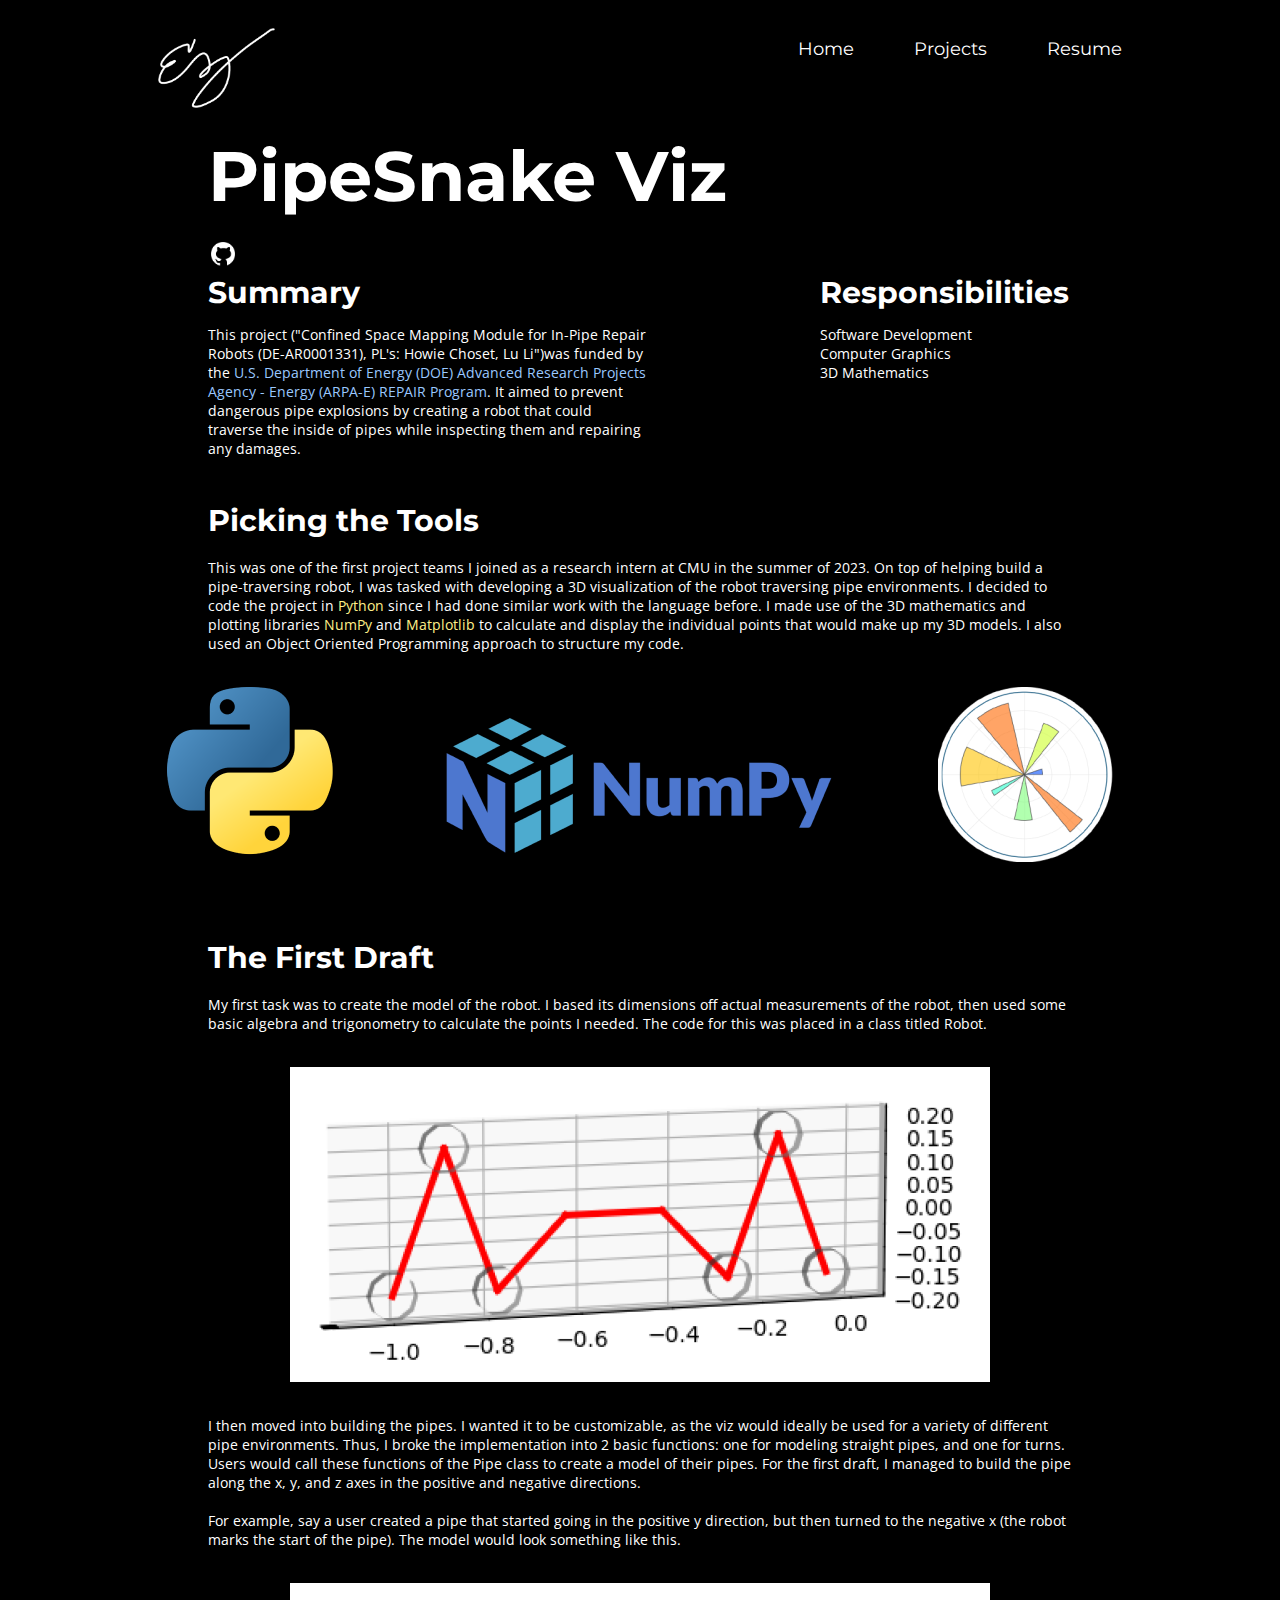
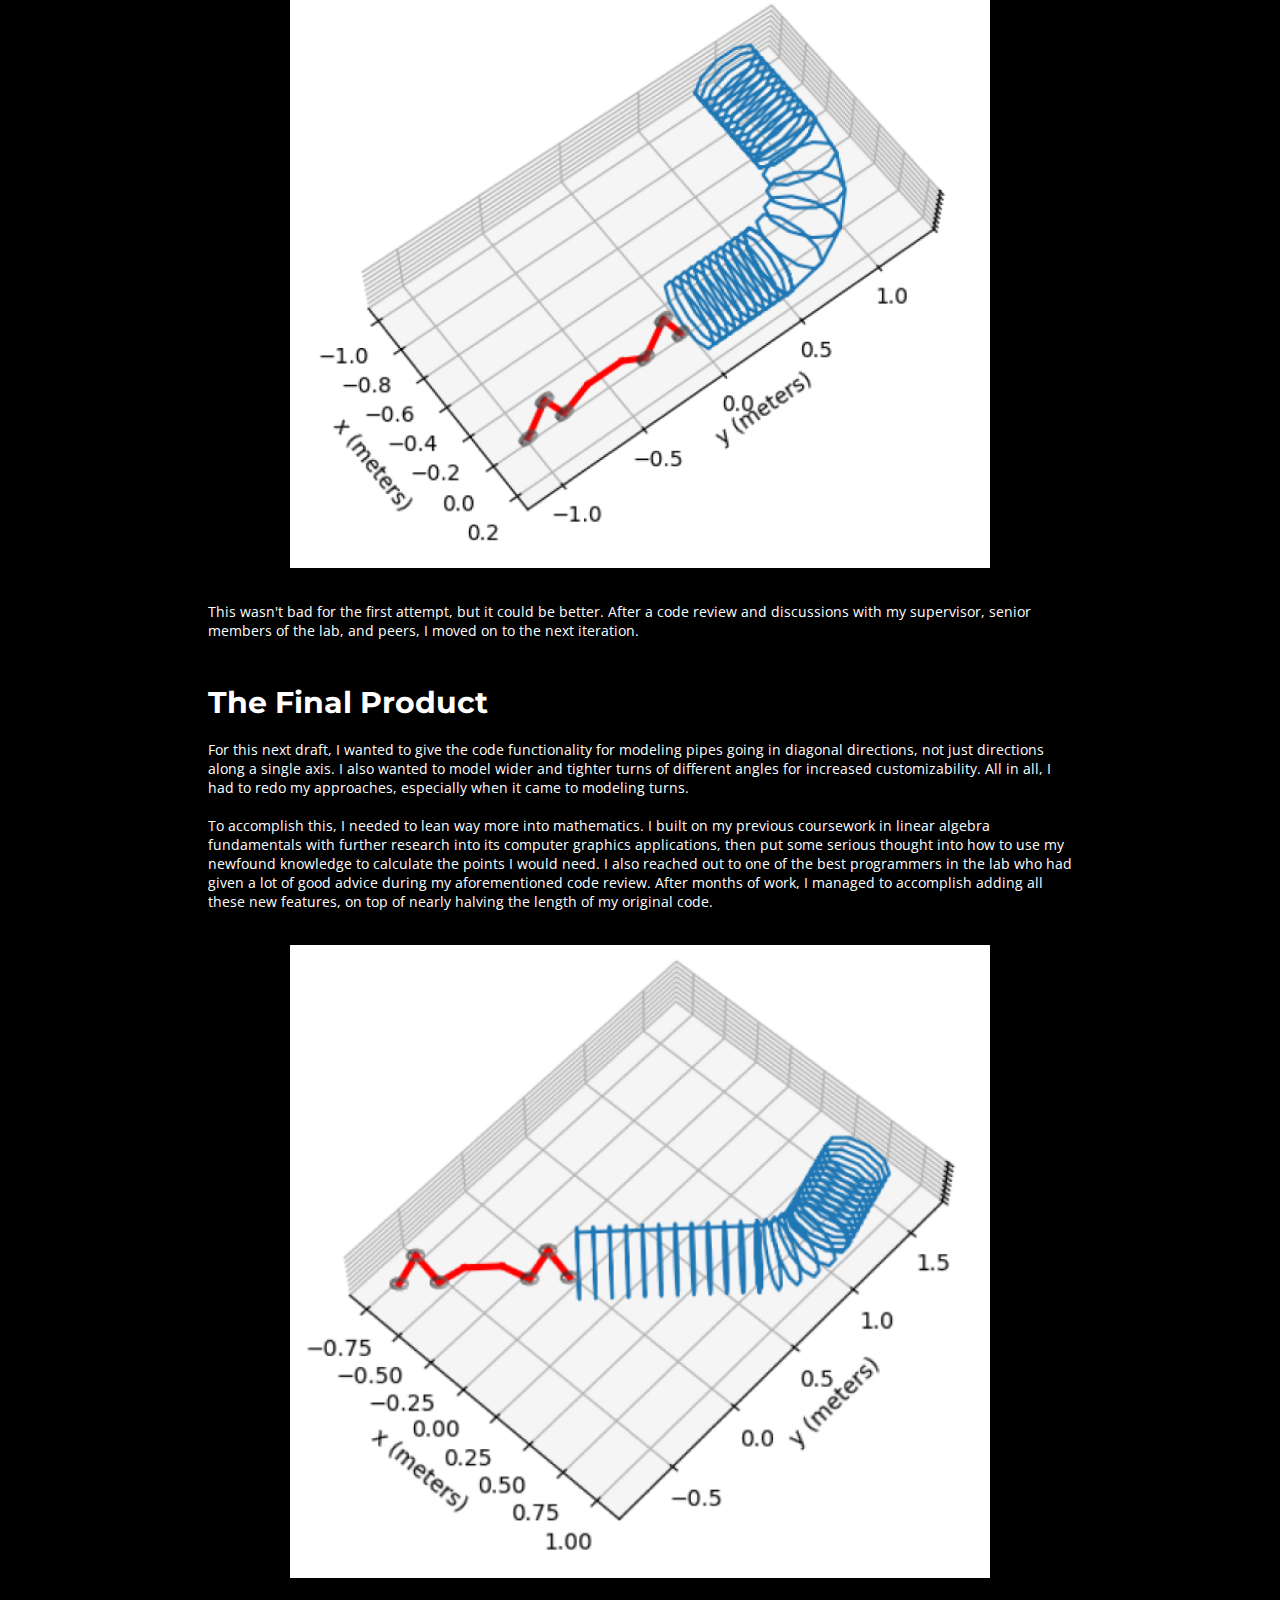
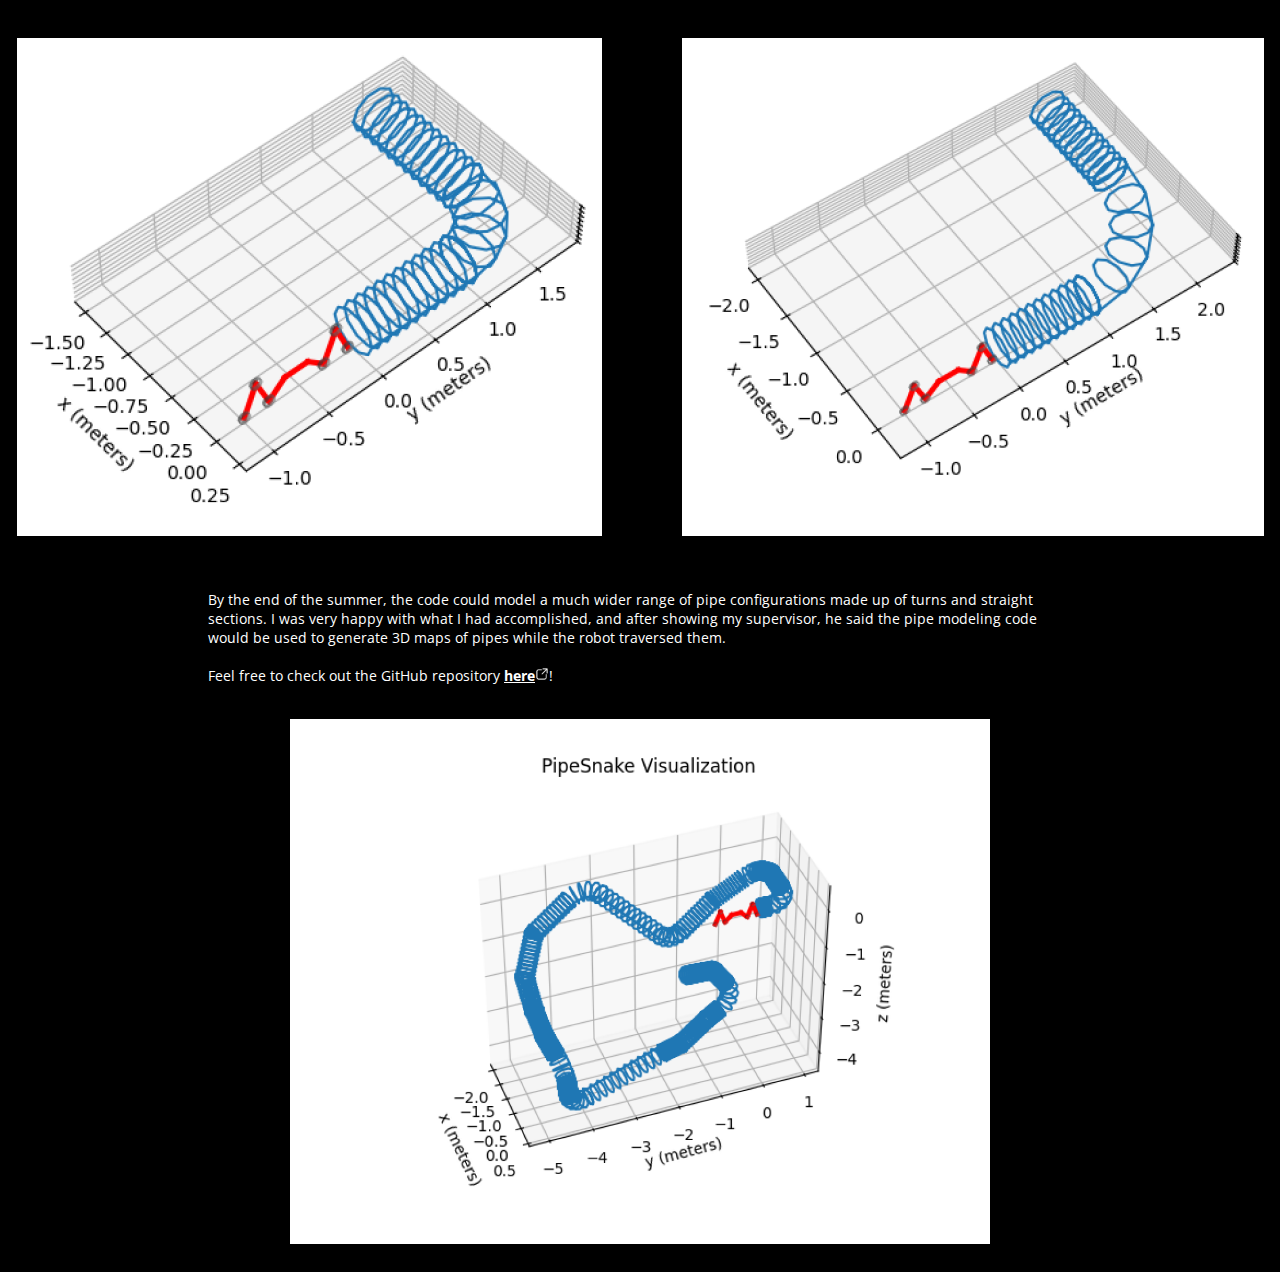
<file: docs/viz.html>
<!DOCTYPE html>
<html lang="en">

<head>
    <meta charset="utf-8">
    <meta name="viewport" content="width=device-width, initial-scale=1.0">
    <title>PipeSnake Viz</title>
    <link rel="stylesheet" href="style.css">
    <link rel="preconnect" href="https://fonts.googleapis.com">
    <link rel="preconnect" href="https://fonts.gstatic.com" crossorigin>
    <link href="https://fonts.googleapis.com/css2?family=Open+Sans&display=swap" rel="stylesheet">
    <link href='https://fonts.googleapis.com/css?family=Montserrat' rel='stylesheet'>
</head>

<body>
    <header>
        <img src="./assets/logo.png" alt="Logo" id="Logo">
        <span id="Links">
            <a href="index.html">Home</a>
            <a href="index.html#projectList">Projects</a>
            <a href="assets/resume.pdf" target="_blank">Resume</a>
        </span>
    </header>
    <div class="caseStudyContent">
        <h1>PipeSnake Viz</h1>
        <div class="projectLinks">
            <a href="https://github.com/EZow25/CMU-Biorobotics/tree/main/PipeSnake/PipeSnakeSim3D" target="_blank"><img src="assets/githubicon.png" alt="Github Link" class="linkImg" /></a>
        </div>
        <div class="basicInfo">
            <div class="summary">
                <h2>Summary</h2>
                <p>
                    This project ("Confined Space Mapping Module for In-Pipe Repair Robots (DE-AR0001331), PL's: Howie Choset, Lu Li")was 
                    funded by the <span class="orgName">U.S. Department of Energy (DOE) Advanced Research Projects Agency - Energy (ARPA-E) REPAIR Program</span>. 
                    It aimed to prevent dangerous pipe explosions by creating a robot that could traverse the inside of pipes while 
                    inspecting them and repairing any damages.
                </p>
            </div>
            <div class="responsibilities">
                <h2>Responsibilities</h2>
                <p>
                    Software Development<br>
                    Computer Graphics<br>
                    3D Mathematics
                </p>
            </div>
        </div>
        <div class="section">
            <h2>Picking the Tools</h2>
            <p>
                This was one of the first project teams I joined as a research intern at CMU in the summer of 2023. On top of helping build a 
                pipe-traversing robot, I was tasked with developing a 3D visualization of the robot traversing pipe environments. I decided to 
                code the project in <span class="tool">Python</span> since I had done similar work with the language before. I made use of the 3D mathematics and plotting 
                libraries <span class="tool">NumPy</span> and <span class="tool">Matplotlib</span> to calculate and display the individual points that would make up my 3D models. I also used an Object 
                Oriented Programming approach to structure my code.
            </p>
            <div class="inlineImgs">
                <a href="https://www.python.org/"><img src="assets/viz_images/python.png" alt="Python" /></a>
                <a href="https://numpy.org/"><img src="assets/viz_images/numpy.png" alt="NumPy" /></a>
                <a href="https://matplotlib.org/"><img src="assets/viz_images/matplotlib.png" alt="Matplotlib" /></a>
            </div>
        </div>
        <div class="section">
            <h2>The First Draft</h2>
            <p>
                My first task was to create the model of the robot. I based its dimensions off actual measurements of the robot, then used some basic algebra and trigonometry to calculate the points I needed. 
                The code for this was placed in a class titled Robot. 
            </p>
            <img src="assets/viz_images/pipesnake.png" alt="PipeSnake" class="sectionImg" />
            <p>
                I then moved into building the pipes. I wanted it to be customizable, as the viz would ideally be used for a variety of different pipe environments. Thus, I broke the implementation into 2 
                basic functions: one for modeling straight pipes, and one for turns. Users would call these functions of the Pipe class to create a model of their pipes. For the first draft, I managed to 
                build the pipe along the x, y, and z axes in the positive and negative directions.<br>
                <br>
                For example, say a user created a pipe that started going in the positive y direction, but then turned to the negative x (the robot marks the start of the pipe). The model would look something like this.
            </p>
            <img src="assets/viz_images/turn1.png" alt="Turn 1" class="sectionImg" />
            <p>
                This wasn't bad for the first attempt, but it could be better. After a code review and discussions with my supervisor, senior members of the lab, and peers, I moved on to the next iteration.
            </p>
        </div>
        <div class="section">
            <h2>The Final Product</h2>
            <p>
                For this next draft, I wanted to give the code functionality for modeling pipes going in diagonal directions, not just directions along a single axis. I also wanted to model wider and tighter turns of 
                different angles for increased customizability. All in all, I had to redo my approaches, especially when it came to modeling turns.<br>
                <br>

                To accomplish this, I needed to lean way more into mathematics. I built on my previous coursework in linear algebra fundamentals with further research into its computer graphics applications, then put 
                some serious thought into how to use my newfound knowledge to calculate the points I would need. I also reached out to one of the best programmers in the lab who had given a lot of good advice during my 
                aforementioned code review. After months of work, I managed to accomplish adding all these new features, on top of nearly halving the length of my original code. 
            </p>
            <img src="assets/viz_images/turn2.png" alt="Turn 1" class="sectionImg" />
            <div class="inlineImgs">
                <img src="assets/viz_images/0.5turn.png" alt="Tight Turn" class="sectionImg" />
                <img src="assets/viz_images/1turn.png" alt="Wide Turn" class="sectionImg" />
            </div>
            <p>
                By the end of the summer, the code could model a much wider range of pipe configurations made up of turns and straight sections. I was very happy with what I had accomplished, and after 
                showing my supervisor, he said the pipe modeling code would be used to generate 3D maps of pipes while the robot traversed them.<br>
                <br>
                Feel free to check out the GitHub repository <a href="https://github.com/EZow25/CMU-Biorobotics/tree/main/PipeSnake/PipeSnakeSim3D"><strong>here</strong><img src="assets/linkicon.png" class="inTextLinkImg"/></a>!
            </p>
            <img src="assets/viz_images/vizfinal.png" alt="Viz Final" class="sectionImg" />
        </div>
    </div>
    
</body>

</html>
</file>
<file: docs/style.css>
html {
    background-color: black;
    font-family: 'Open Sans';
    color: white;
}

header {
    padding-top: 20px;
    position: relative;
}

#Logo {
    height: 80px;
    margin-left: 150px;
}

#Links {
    position: absolute;
    top: 30px;
    right: 150px;
    font-size: 18px;
    display: flex;
    gap: 60px;
    font-family: 'Montserrat';
}

a:link {
    text-decoration: none;
    color: white;
}

a:visited {
    text-decoration: none;
    color: white;
}

a:hover {
    text-decoration: none;
    color: lightgray;
}

a:active {
    text-decoration: none;
}

#Cover {
    display: flex;
    justify-content: center;
    margin-bottom: 200px;
}

#Text {
    font-weight: bold;
    font-size: 150px;
    margin-right: -300px;
    margin-top: 230px;
    z-index: 3;
}

#Title {
    margin-left: -10px;
}

#Intro {
    z-index: 3;
    color: lightgray;
    font-size: 14px;
    font-weight: lighter;
    width: 650px;
    line-height: 25px;
    margin-top: -10px;
}

.orgName {
    color: #9ac8ff;
}

.tool {
    color: #fff089;
}

#CoverImg {
    z-index: 2;
    margin-left: 0px;
    height: 720px;
    animation: fadeInAnimation ease 5s;
    animation-iteration-count: 1;
    animation-fill-mode: forwards; 
}

@keyframes fadeInAnimation {
    0% {
        opacity: 0;
    }

    100% {
        opacity: 1;
    }
}

#projectList {
    outline: none;
}

#projectList:focus {
    outline: none;
}

.project {
    width: 942px;
    display: flex;
    justify-content: center;
    margin: auto;
    margin-bottom: 50px;
    transition: all 0.3s ease;
}

.project:hover {
    color: #fff089;
    transform:scale(0.96); 
}

.projectTitle {
    font-size: 30px;
    font-weight: bold;
    margin-top: 0px;
    margin-bottom: 0px;
    margin-right: 112px;
    width: 300px;
}

.projectHr {
    color: white;
    justify-self: left;
    margin-top: 10px;
    margin-bottom: 10px;
    margin-left: 0px;
    width: 30px;
}

.projectOrg {
    margin-top: 0px;
    margin-bottom: 10px;;
    font-weight: bold;
    color: white;
}

.projectYear {
    margin-top: 0px;
    font-weight: lighter;
    color: white;
}

.projectImg {
    width: 537.7px;
}

.projectLinks {
    margin-top: 0px;
}

.linkImg {
    width: 30px;
}

.linkImg:hover {
    transform:scale(0.90);
}

.inTextLinkImg {
    width: 14px;
}

.caseStudyContent {
    display: flex;
    justify-content: center;
    flex-direction: column;
}

h1 {
    font-weight: bold;
    font-size: 70px;
    margin-top: 20px;
    margin-bottom: 20px;
    font-family: 'Montserrat'
}

.caseStudyContent {
    padding-left: 200px;
    padding-right: 200px;
}

.basicInfo {
    display: flex;
    flex-direction: row;
}

.summary {
    width: 700px;
}

.responsibilities {
    width: 400px;
    margin-left: 170px;
}

h2 {
    margin-top: 0px;
    margin-bottom: 5px;
    font-size: 30px;
    font-family: 'Montserrat'
}

p {
    font-size: 14px;
}

.section {
    margin-top: 30px;
    margin-bottom: 0px;
    display: flex;
    flex-direction: column;
}

.inlineImgs {
    display: flex;
    flex-direction: row;
    justify-content: center;
    gap: 80px;
    margin-top: 20px;
    margin-bottom: 20px;
}

.sectionImg {
    width: 700px;
    margin: 0 auto;
    margin-top: 20px;
    margin-bottom: 20px;
}

strong {
    text-decoration: underline;
}

strong:hover {
    color: rgb(88, 119, 130);
}

#ytvid {
    margin: 0 auto;
    margin-top: 20px;
    margin-bottom: 20px;
}

.imgHoriz {
    margin: 0 auto;
    margin-top: 50px;
    margin-bottom: 50px;
    width: 800px;
}

.imgVert {
    margin: 0 auto;
    margin-top: 40px;
    margin-bottom: 40px;
    width: 550px;
}
</file>
<file: src/style.css>
html {
    background-color: black;
    font-family: 'Open Sans';
    color: white;
}

header {
    padding-top: 20px;
    position: relative;
}

#Logo {
    height: 80px;
    margin-left: 150px;
}

#Links {
    position: absolute;
    top: 30px;
    right: 150px;
    font-size: 18px;
    display: flex;
    gap: 60px;
    font-family: 'Montserrat';
}

a:link {
    text-decoration: none;
    color: white;
}

a:visited {
    text-decoration: none;
    color: white;
}

a:hover {
    text-decoration: none;
    color: lightgray;
}

a:active {
    text-decoration: none;
}

#Cover {
    display: flex;
    justify-content: center;
    margin-bottom: 200px;
}

#Text {
    font-weight: bold;
    font-size: 150px;
    margin-right: -300px;
    margin-top: 230px;
    z-index: 3;
}

#Title {
    margin-left: -10px;
}

#Intro {
    z-index: 3;
    color: lightgray;
    font-size: 14px;
    font-weight: lighter;
    width: 650px;
    line-height: 25px;
    margin-top: -10px;
}

.orgName {
    color: #9ac8ff;
}

.tool {
    color: #fff089;
}

#CoverImg {
    z-index: 2;
    margin-left: 0px;
    height: 720px;
    animation: fadeInAnimation ease 5s;
    animation-iteration-count: 1;
    animation-fill-mode: forwards; 
}

@keyframes fadeInAnimation {
    0% {
        opacity: 0;
    }

    100% {
        opacity: 1;
    }
}

#projectList {
    border: none;
}

.project {
    width: 942px;
    display: flex;
    justify-content: center;
    margin: auto;
    margin-bottom: 50px;
    transition: all 0.3s ease;
}

.project:hover {
    color: #fff089;
    transform:scale(0.96); 
}

.projectTitle {
    font-size: 30px;
    font-weight: bold;
    margin-top: 0px;
    margin-bottom: 0px;
    margin-right: 112px;
    width: 300px;
}

.projectHr {
    color: white;
    justify-self: left;
    margin-top: 10px;
    margin-bottom: 10px;
    margin-left: 0px;
    width: 30px;
}

.projectOrg {
    margin-top: 0px;
    margin-bottom: 10px;;
    font-weight: bold;
    color: white;
}

.projectYear {
    margin-top: 0px;
    font-weight: lighter;
    color: white;
}

.projectImg {
    width: 537.7px;
}

.caseStudyContent {
    display: flex;
    justify-content: center;
    flex-direction: column;
}

h1 {
    font-weight: bold;
    font-size: 70px;
    margin-top: 20px;
    margin-bottom: 20px;
    font-family: 'Montserrat'
}

.caseStudyContent {
    padding-left: 200px;
    padding-right: 200px;
}

.basicInfo {
    display: flex;
    flex-direction: row;
}

.summary {
    width: 700px;
}

.responsibilities {
    width: 400px;
    margin-left: 170px;
}

h2 {
    margin-top: 0px;
    margin-bottom: 5px;
    font-size: 30px;
    font-family: 'Montserrat'
}

p {
    font-size: 14px;
}

.section {
    margin-top: 30px;
    margin-bottom: 0px;
    display: flex;
    flex-direction: column;
}

.inlineImgs {
    display: flex;
    flex-direction: row;
    justify-content: center;
    gap: 80px;
    margin-top: 20px;
    margin-bottom: 20px;
}

.sectionImg {
    width: 700px;
    margin: 0 auto;
    margin-top: 20px;
    margin-bottom: 20px;
}

strong {
    text-decoration: underline;
}

strong:hover {
    color: rgb(88, 119, 130);
}

#ytvid {
    margin: 0 auto;
    margin-top: 20px;
    margin-bottom: 20px;
}

.imgHoriz {
    margin: 0 auto;
    margin-top: 50px;
    margin-bottom: 50px;
    width: 800px;
}

.imgVert {
    margin: 0 auto;
    margin-top: 40px;
    margin-bottom: 40px;
    width: 550px;
}
</file>
